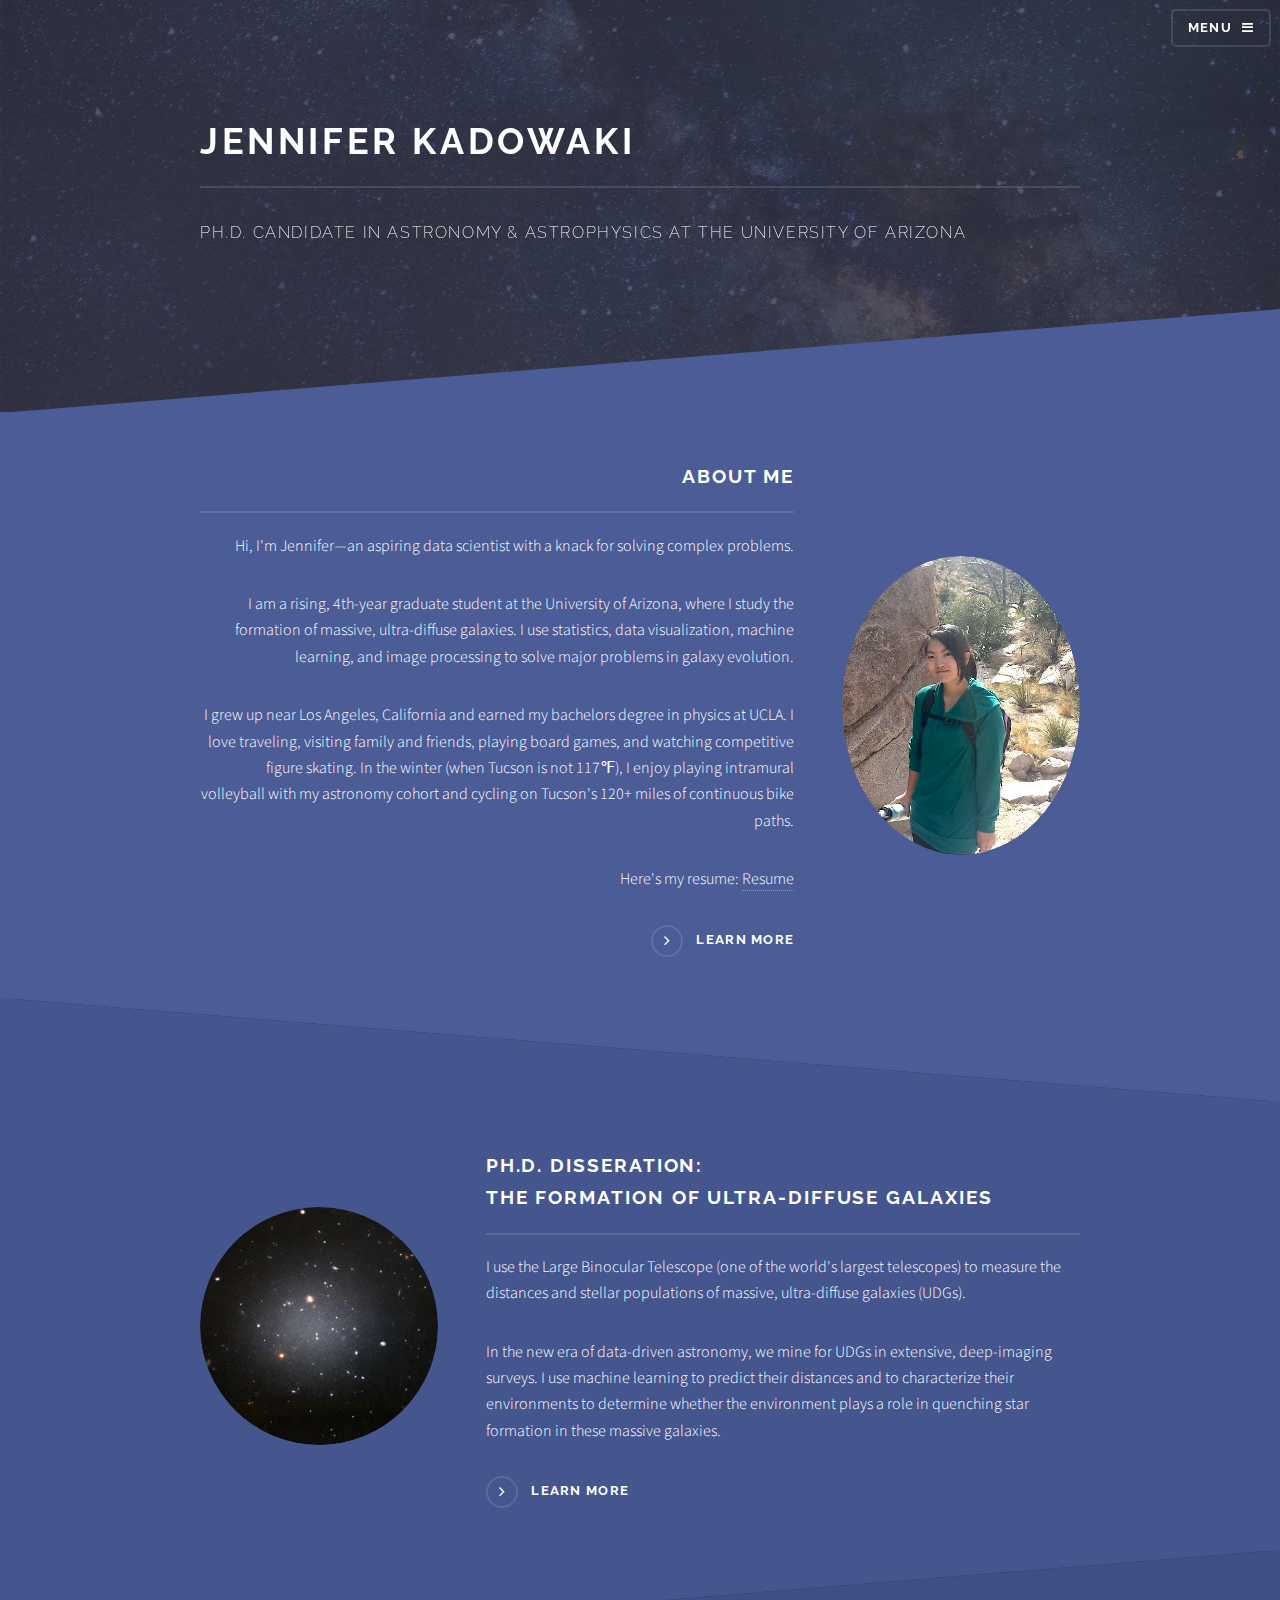
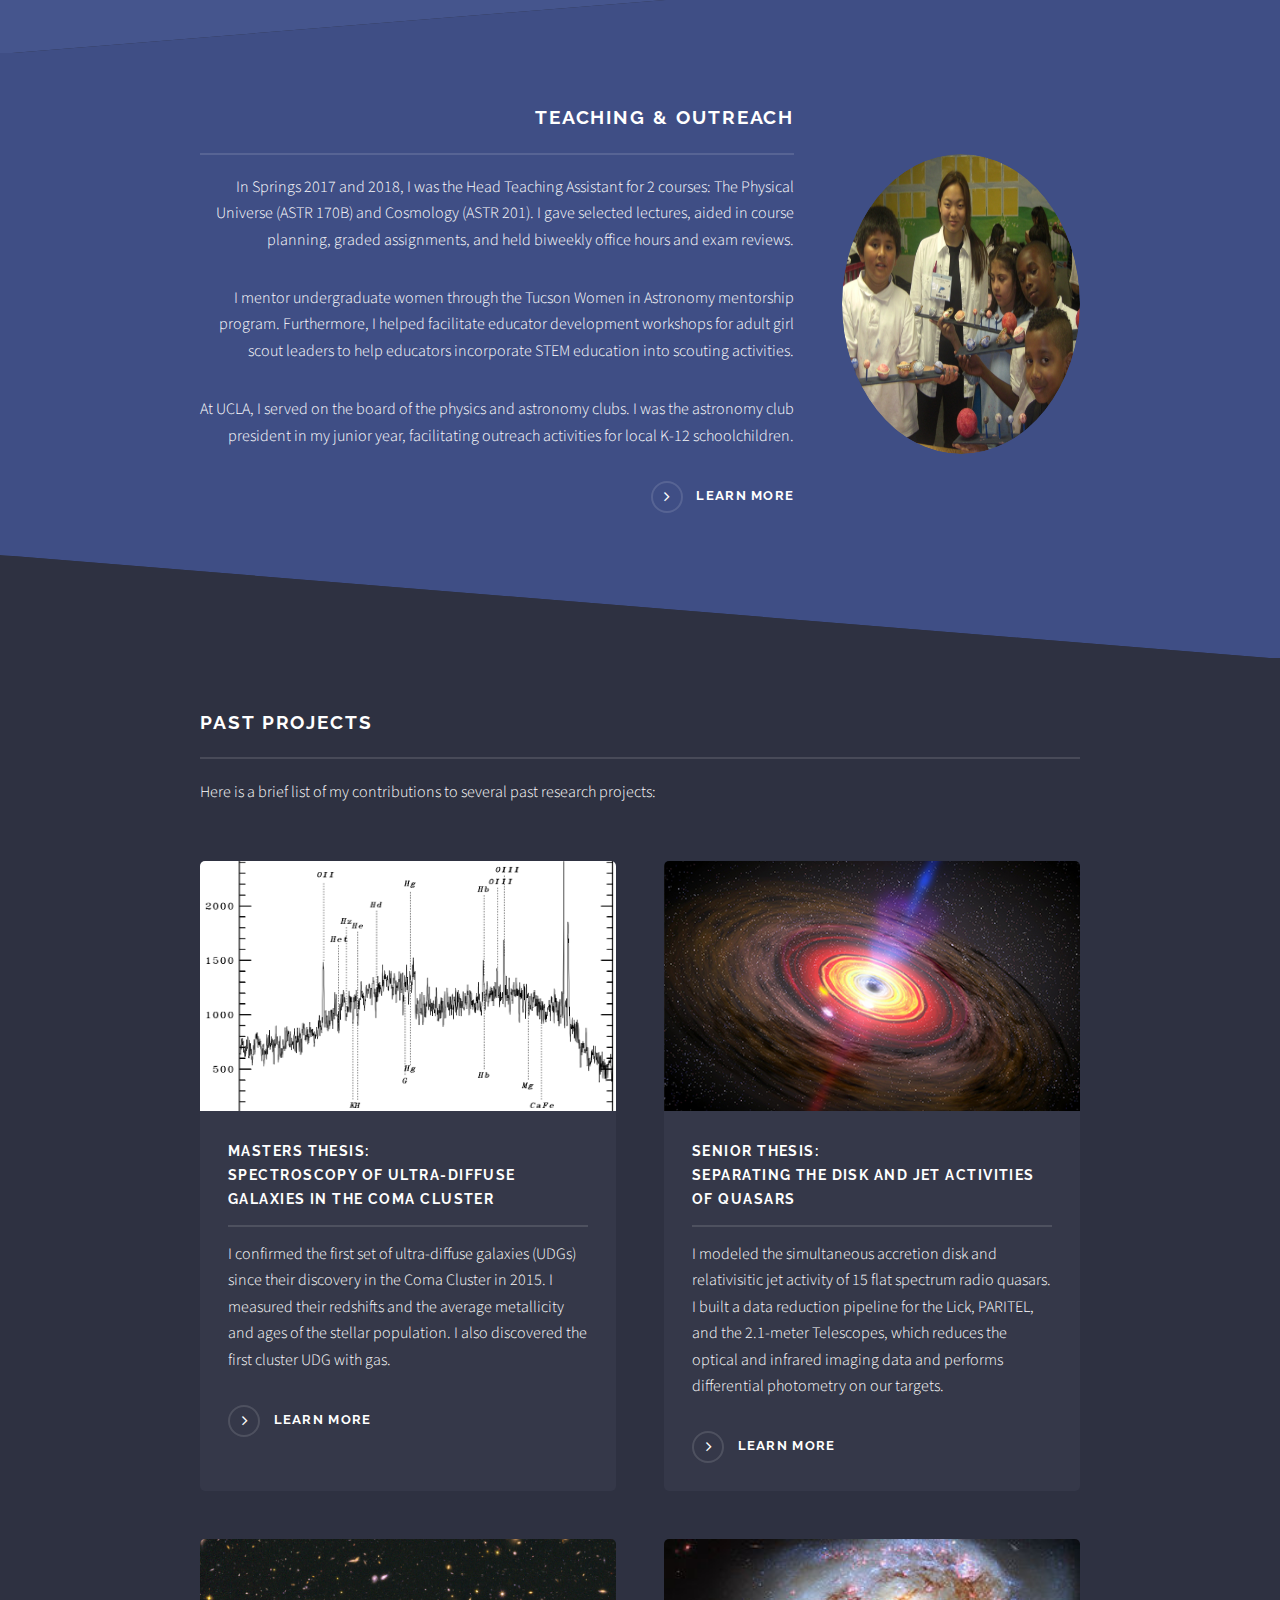
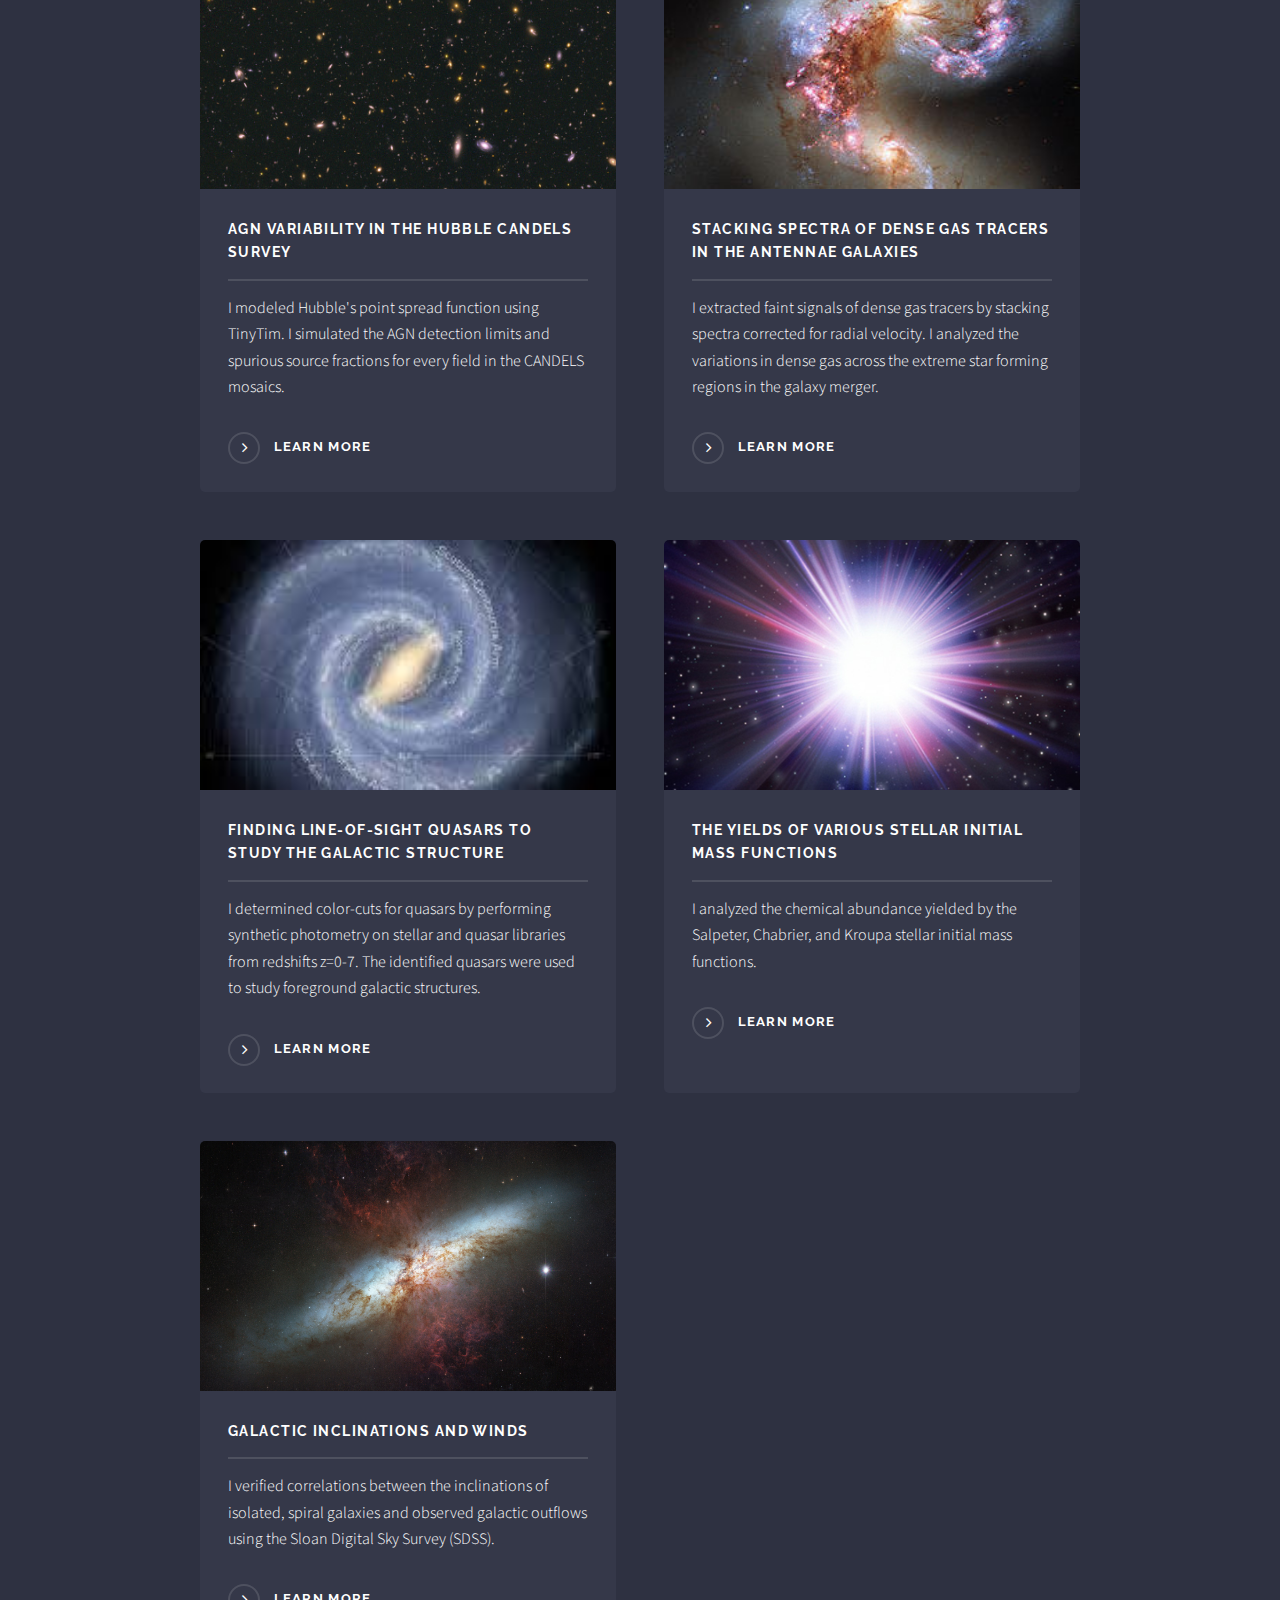
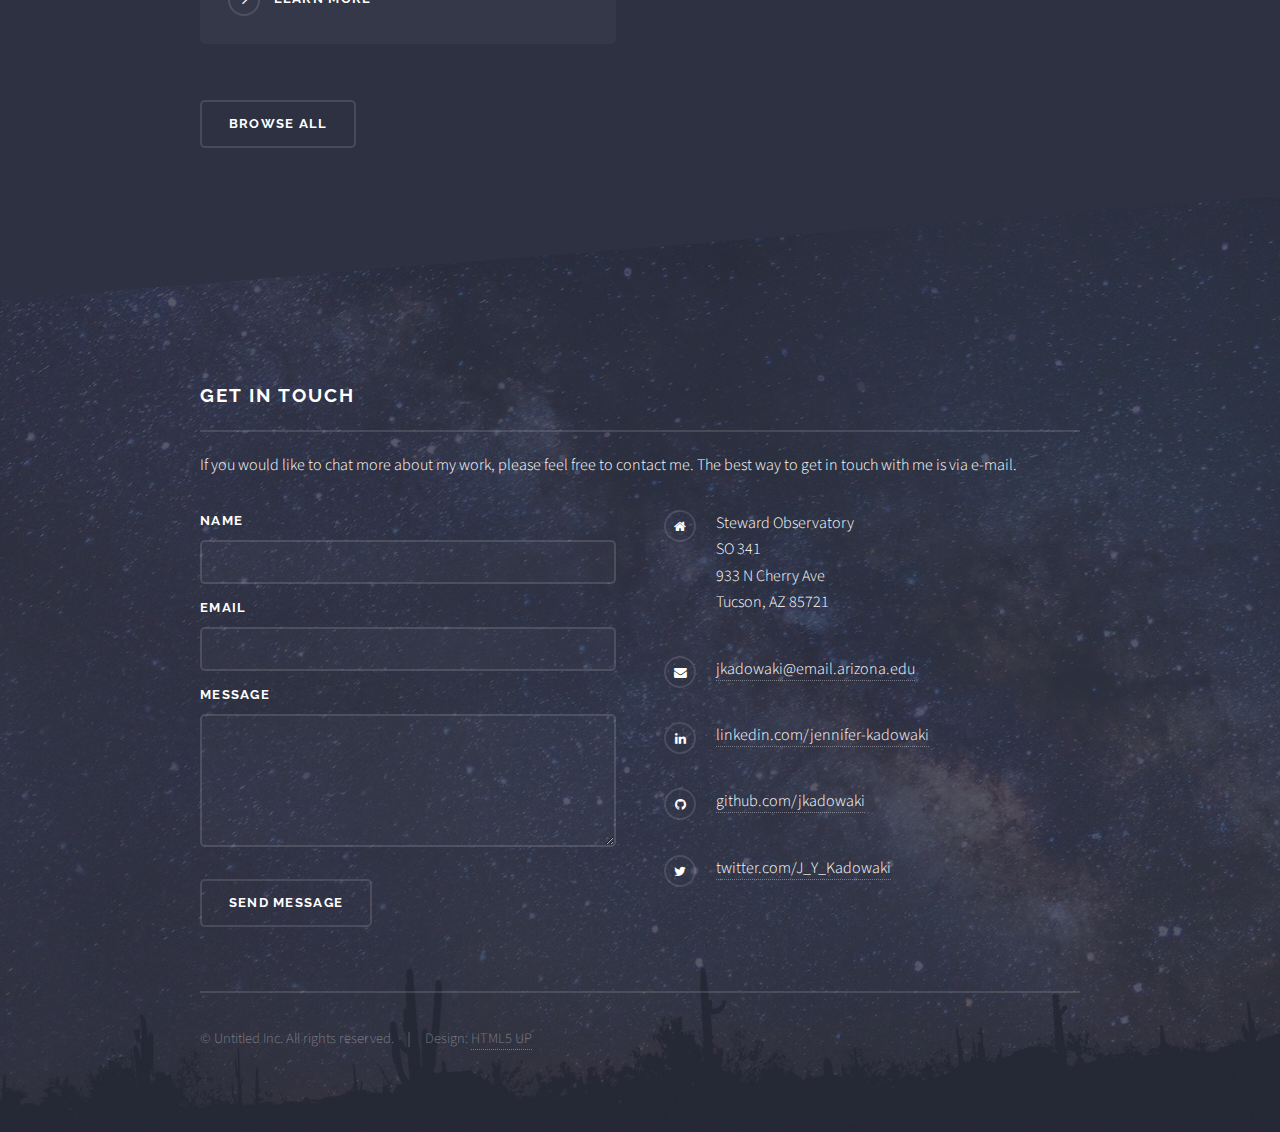
<file: index.html>
<!DOCTYPE HTML>
<!--
	Solid State by HTML5 UP
	html5up.net | @ajlkn
	Free for personal and commercial use under the CCA 3.0 license (html5up.net/license)
-->
<html>
	<head>
		<title>Solid State by HTML5 UP</title>
		<meta charset="utf-8" />
		<meta name="viewport" content="width=device-width, initial-scale=1" />
		<!--[if lte IE 8]><script src="assets/js/ie/html5shiv.js"></script><![endif]-->
		<link rel="stylesheet" href="assets/css/main.css" />
		<!--[if lte IE 9]><link rel="stylesheet" href="assets/css/ie9.css" /><![endif]-->
		<!--[if lte IE 8]><link rel="stylesheet" href="assets/css/ie8.css" /><![endif]-->
	</head>
	<body>

		<!-- Page Wrapper -->
			<div id="page-wrapper">

				<!-- Header -->
					<header id="header" class="alt">
						<h1><a href="index.html">Jennifer Y. Kadowaki</a></h1>
						<nav>
							<a href="#menu">Menu</a>
						</nav>
					</header>

				<!-- Menu -->
					<nav id="menu">
						<div class="inner">
							<h2>Menu</h2>
							<ul class="links">
								<li><a href="index.html">Home</a></li>
								<li><a href="generic.html">About Me</a></li>
								<li><a href="elements.html">Elements</a></li>
							</ul>
							<a href="#" class="close">Close</a>
						</div>
					</nav>

				<!-- Banner -->
					<section id="banner">
						<div class="inner">
                            <!-- <a href="#" class="image"><img src="images/pic01.jpg" alt="" /></a>
                            <div class="logo"><span class="icon fa-diamond"></span></div> -->
							<h2>Jennifer Kadowaki</h2>
							<p>Ph.D. Candidate in Astronomy &amp; Astrophysics at the University of Arizona</a></p>
						</div>
					</section>


				<!-- Wrapper -->
					<section id="wrapper">

						<!-- One -->
							<section id="one" class="wrapper spotlight style1">
								<div class="inner">
									<a href="#" class="image"><img src="images/profile.jpg" alt="" /></a>
									<div class="content">
										<h2 class="major">About Me</h2>
                                        <p>Hi, I'm Jennifer&#8212;an aspiring data scientist with a knack for solving complex problems.</p>
                                        
                                           <p>I am a rising, 4th-year graduate student at the University of Arizona, where  I study the formation of massive, ultra-diffuse galaxies. I use statistics, data visualization, machine learning, and image processing to solve major problems in galaxy evolution.</p>
                                           
                                           <p>I grew up near Los Angeles, California and earned my bachelors degree in physics at UCLA. I love traveling, visiting family and friends, playing board games, and watching competitive figure skating. In the winter (when Tucson is not 117&#8457;), I enjoy playing intramural volleyball with my astronomy cohort and cycling on Tucson's 120+ miles of continuous bike paths. </p>
                                           
                                           <p>Here's my resume: <a href="JYK_resume__20200927.pdf">Resume</a></p>
										<a href="#" class="special">Learn more</a>
									</div>
								</div>
							</section>

						<!-- Two -->
							<section id="two" class="wrapper alt spotlight style2">
								<div class="inner">
									<a href="#" class="image"><img src="images/udg.jpg" alt="" /></a>
									<div class="content">
                                        <h2 class="major">Ph.D. Disseration:</br>The Formation of Ultra-diffuse Galaxies</h2>
										<p>I use the Large Binocular Telescope (one of the world's largest telescopes) to measure the distances and stellar populations of massive, ultra-diffuse galaxies (UDGs).</p>
                                        
                                        <p>In the new era of data-driven astronomy, we mine for UDGs in extensive, deep-imaging surveys. I use machine learning to predict their distances and to characterize their environments to determine whether the environment plays a role in quenching star formation in these massive galaxies.</p>
										<a href="#" class="special">Learn more</a>
									</div>
								</div>
							</section>

						<!-- Three -->
							<section id="three" class="wrapper spotlight style3">
								<div class="inner">
									<a href="#" class="image"><img src="images/outreach.png" height=300 alt="" /></a>
									<div class="content">
										<h2 class="major">Teaching &amp; Outreach</h2>
                                        <p>In Springs 2017 and 2018, I was the Head Teaching Assistant for 2 courses: The Physical Universe (ASTR 170B) and Cosmology (ASTR 201). I gave selected lectures, aided in course planning, graded assignments, and held biweekly office hours and exam reviews.</p>
                        
                                        <p>I mentor undergraduate women through the Tucson Women in Astronomy mentorship program. Furthermore, I helped facilitate educator development workshops for adult girl scout leaders to help educators incorporate STEM education into scouting activities.</p>
                                        
                                        <p>At UCLA, I served on the board of the physics and astronomy clubs. I was the astronomy club president in my junior year, facilitating outreach activities for local K-12 schoolchildren.</p>
										<a href="#" class="special">Learn more</a>
									</div>
								</div>
							</section>

						<!-- Four -->
							<section id="four" class="wrapper alt style1">
								<div class="inner">
									<h2 class="major">Past Projects</h2>
                                    <p>Here is a brief list of my contributions to several past research projects:</p>
									<section class="features">
										<article>
											<a href="#" class="image"><img src="images/PU0914401_spec.png" width="300" height="250" alt="" /></a>
                                            <h3 class="major">Masters Thesis:</br>Spectroscopy of Ultra-diffuse Galaxies in the Coma Cluster</h3>
											<p>I confirmed the first set of ultra-diffuse galaxies (UDGs) since their discovery in the Coma Cluster in 2015. I measured their redshifts and the average metallicity and ages of the stellar population. I also discovered the first cluster UDG with gas.</p>
											<a href="#" class="special">Learn more</a>
										</article>
										<article>
											<a href="#" class="image"><img src="images/quasar.jpg" width="300" height="250" alt="" /></a>
                                            <h3 class="major">Senior Thesis:</br>Separating the Disk and Jet Activities of Quasars</h3>
											<p>I modeled the simultaneous accretion disk and relativisitic jet activity of 15 flat spectrum radio quasars. I built a data reduction pipeline for the Lick, PARITEL, and the 2.1-meter Telescopes, which reduces the optical and infrared imaging data and performs differential photometry on our targets. </p>
											<a href="#" class="special">Learn more</a>
										</article>
										<article>
											<a href="#" class="image"><img src="images/hubble.jpeg" width="300" height="250" alt="" /></a>
											<h3 class="major">AGN Variability in the Hubble CANDELS Survey</h3>
                                            <p>I modeled Hubble's point spread function using TinyTim. I simulated the AGN detection limits and spurious source fractions for every field in the CANDELS mosaics.</p>
											<a href="#" class="special">Learn more</a>
										</article>
										<article>
											<a href="#" class="image"><img src="images/antennae.jpg" width="300" height="250" alt=""/></a>
											<h3 class="major">Stacking Spectra of Dense Gas Tracers in the Antennae Galaxies</h3>
                                            <p>I extracted faint signals of dense gas tracers by stacking spectra corrected for radial velocity. I analyzed the variations in dense gas across the extreme star forming regions in the galaxy merger.</p>
											<a href="#" class="special">Learn more</a>
										</article>
                                        <article>
                                            <a href="#" class="image"><img src="images/milkyway.jpeg" width="300" height="250" alt="" /></a>
                                            <h3 class="major">Finding Line-of-Sight Quasars to Study the Galactic Structure</h3>
                                            <p>I determined color-cuts for quasars by performing synthetic photometry on stellar and quasar libraries from redshifts z=0-7. The identified quasars were used to study foreground galactic structures.</p>
                                            <a href="#" class="special">Learn more</a>
                                        </article>
                                        <article>
                                            <a href="#" class="image"><img src="images/supernova.jpg" width="300" height="250" alt="" /></a>
                                            <h3 class="major">The Yields of Various Stellar Initial Mass Functions</h3>
                                            <p>I analyzed the chemical abundance yielded by the Salpeter, Chabrier, and Kroupa stellar initial mass functions.</p>
                                            <a href="#" class="special">Learn more</a>
                                        </article>
                                        <article>
                                            <a href="#" class="image"><img src="images/m82.jpg" width="300" height="250" alt="" /></a>
                                            <h3 class="major">Galactic Inclinations and Winds</h3>
                                            <p>I verified correlations between the inclinations of isolated, spiral galaxies and observed galactic outflows using the Sloan Digital Sky Survey (SDSS).</p>
                                            <a href="#" class="special">Learn more</a>
                                        </article>
									</section>
									<ul class="actions">
										<li><a href="#" class="button">Browse All</a></li>
									</ul>
								</div>
							</section>

					</section>

				<!-- Footer -->
					<section id="footer">
						<div class="inner">
							<h2 class="major">Get in touch</h2>
							<p>If you would like to chat more about my work, please feel free to contact me. The best way to get in touch with me is via e-mail.</p>
							<form method="post" action="#">
								<div class="field">
									<label for="name">Name</label>
									<input type="text" name="name" id="name" />
								</div>
								<div class="field">
									<label for="email">Email</label>
									<input type="email" name="email" id="email" />
								</div>
								<div class="field">
									<label for="message">Message</label>
									<textarea name="message" id="message" rows="4"></textarea>
								</div>
								<ul class="actions">
									<li><input type="submit" value="Send Message" /></li>
								</ul>
							</form>
							<ul class="contact">
								<li class="fa-home">
									Steward Observatory<br />
                                    SO 341<br />
									933 N Cherry Ave<br />
									Tucson, AZ 85721
								</li>
                                <li class="fa-envelope"><a href="#">jkadowaki@email.arizona.edu</a></li>
								<li class="fa-linkedin"><a href="#">linkedin.com/jennifer-kadowaki</a></li>
                                <li class="fa-github"><a href="#">github.com/jkadowaki</a></li>
                                <li class="fa-twitter"><a href="#">twitter.com/J_Y_Kadowaki</a></li>
							</ul>
							<ul class="copyright">
								<li>&copy; Untitled Inc. All rights reserved.</li><li>Design: <a href="http://html5up.net">HTML5 UP</a></li>
							</ul>
						</div>
					</section>

			</div>

		<!-- Scripts -->
			<script src="assets/js/skel.min.js"></script>
			<script src="assets/js/jquery.min.js"></script>
			<script src="assets/js/jquery.scrollex.min.js"></script>
			<script src="assets/js/util.js"></script>
			<!--[if lte IE 8]><script src="assets/js/ie/respond.min.js"></script><![endif]-->
			<script src="assets/js/main.js"></script>

	</body>
</html>
</file>
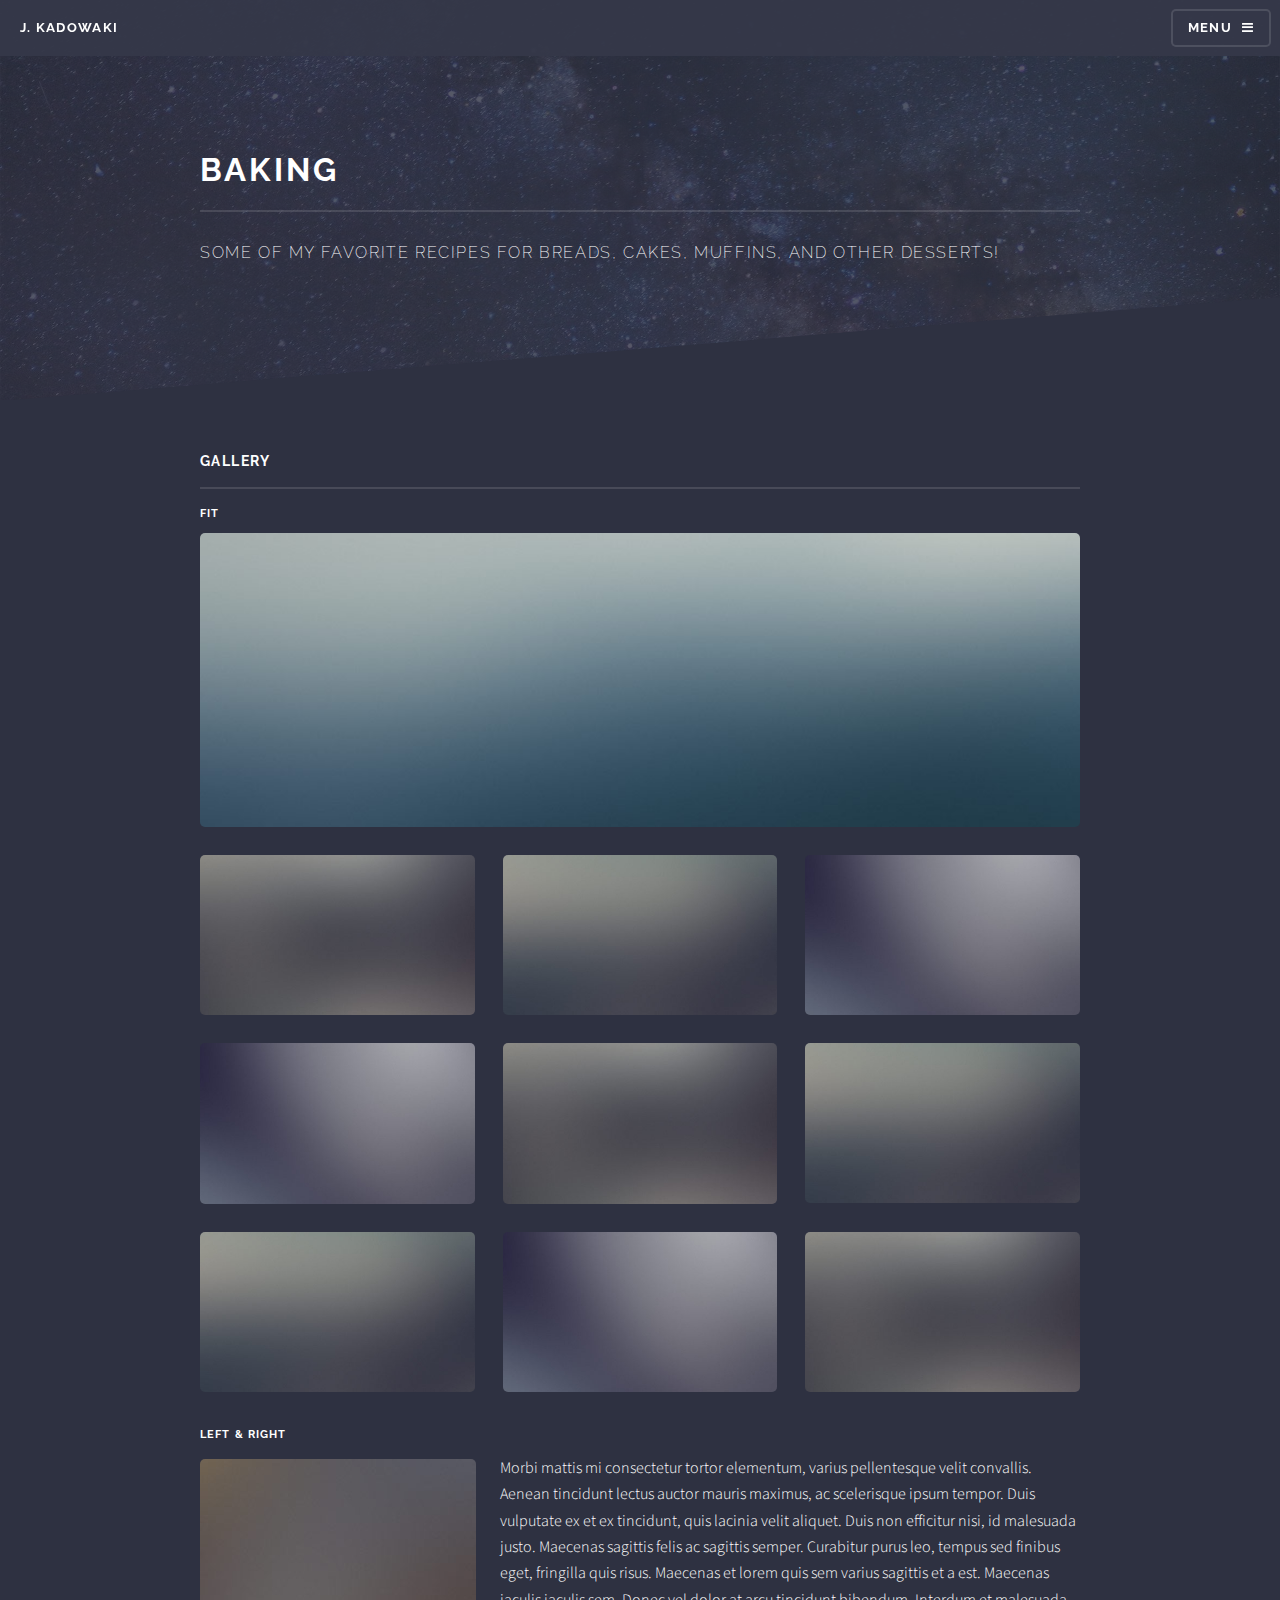
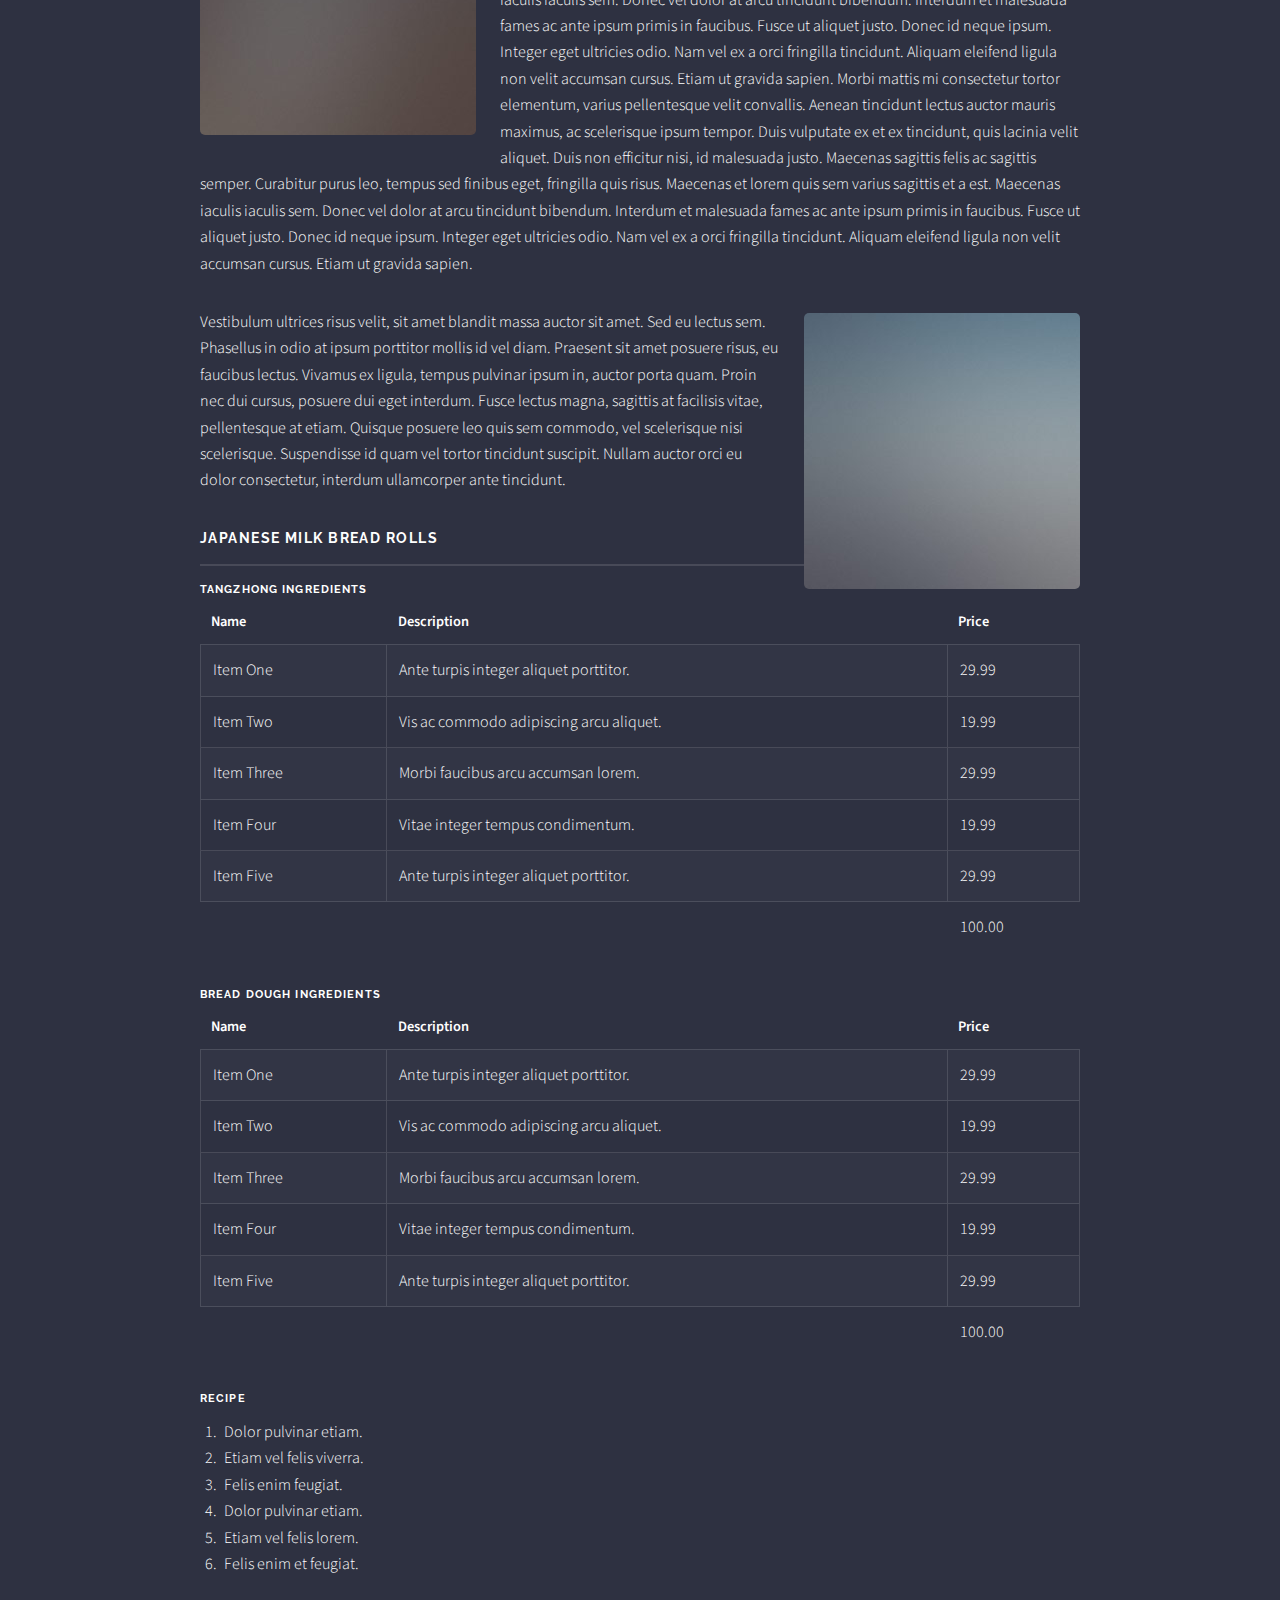
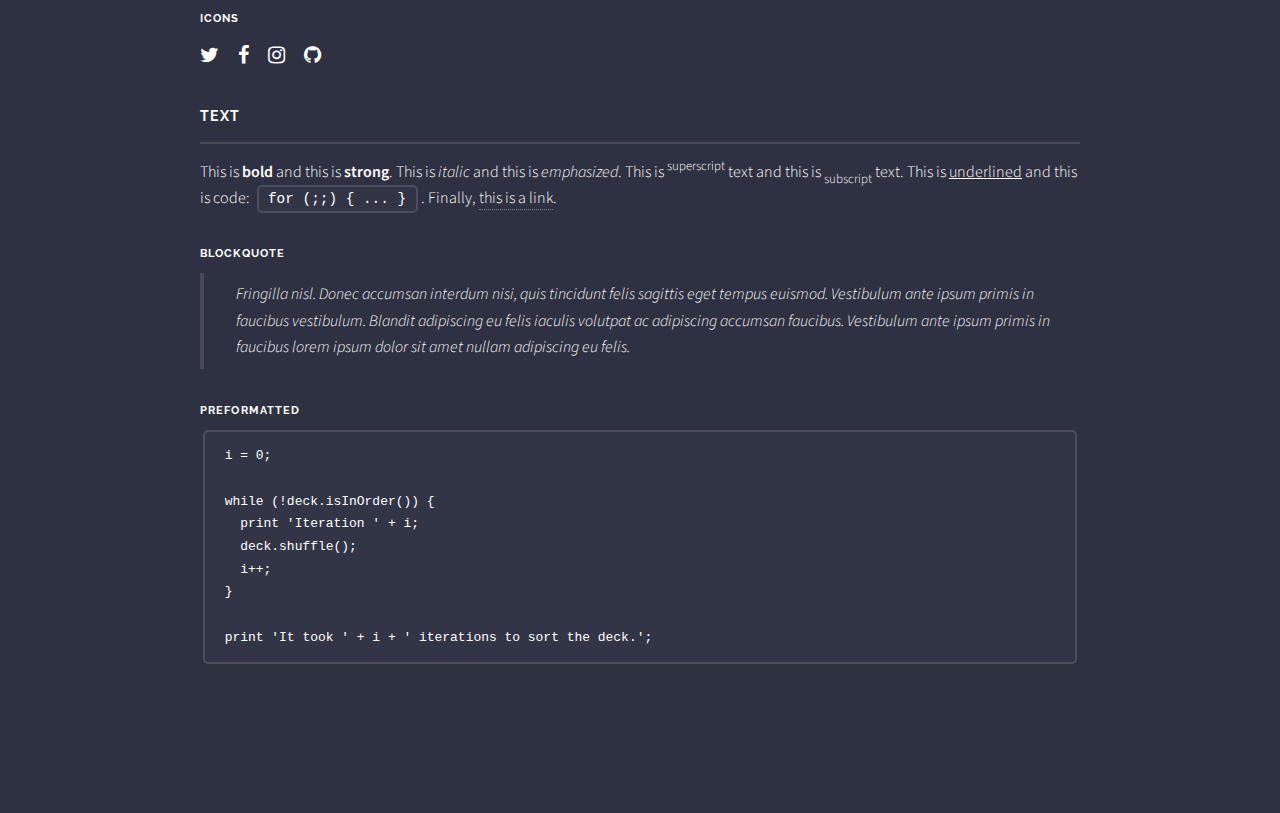
<file: baking.html>
<!DOCTYPE HTML>
<!--
	Solid State by HTML5 UP
	html5up.net | @ajlkn
	Free for personal and commercial use under the CCA 3.0 license (html5up.net/license)
-->
<html>
	<head>
        <title>J. Kadowaki - Baking</title>
		<meta charset="utf-8" />
		<meta name="viewport" content="width=device-width, initial-scale=1" />
		<!--[if lte IE 8]><script src="assets/js/ie/html5shiv.js"></script><![endif]-->
		<link rel="stylesheet" href="assets/css/main.css" />
		<!--[if lte IE 9]><link rel="stylesheet" href="assets/css/ie9.css" /><![endif]-->
		<!--[if lte IE 8]><link rel="stylesheet" href="assets/css/ie8.css" /><![endif]-->
	</head>
	<body>

		<!-- Page Wrapper -->
			<div id="page-wrapper">

				<!-- Header -->
					<header id="header">
                        <h1><a href="index.html">J. Kadowaki</a></h1>
						<nav>
							<a href="#menu">Menu</a>
						</nav>
					</header>

				<!-- Menu -->
					<nav id="menu">
						<div class="inner">
							<h2>Menu</h2>
							<ul class="links">
								<li><a href="index.html">Home</a></li>
								<li><a href="generic.html">Generic</a></li>
								<li><a href="elements.html">Elements</a></li>
								<li><a href="#">Log In</a></li>
								<li><a href="#">Sign Up</a></li>
							</ul>
							<a href="#" class="close">Close</a>
						</div>
					</nav>

				<!-- Wrapper -->
					<section id="wrapper">
						<header>
							<div class="inner">
								<h2>Baking</h2>
								<p>Some of my favorite recipes for breads, cakes, muffins, and other desserts!</p>
							</div>
						</header>

						<!-- Content -->
							<div class="wrapper">
								<div class="inner">

                                    <section>
                                        <h3 class="major">Gallery</h3>
                                        <h4>Fit</h4>
                                        <div class="box alt">
                                            <div class="row uniform">
                                                <div class="12u$"><span class="image fit"><img src="images/pic08.jpg" alt="" /></span></div>
                                                <div class="4u"><span class="image fit"><img src="images/pic05.jpg" alt="" /></span></div>
                                                <div class="4u"><span class="image fit"><img src="images/pic06.jpg" alt="" /></span></div>
                                                <div class="4u$"><span class="image fit"><img src="images/pic07.jpg" alt="" /></span></div>
                                                <div class="4u"><span class="image fit"><img src="images/pic07.jpg" alt="" /></span></div>
                                                <div class="4u"><span class="image fit"><img src="images/pic05.jpg" alt="" /></span></div>
                                                <div class="4u$"><span class="image fit"><img src="images/pic06.jpg" alt="" /></span></div>
                                                <div class="4u"><span class="image fit"><img src="images/pic06.jpg" alt="" /></span></div>
                                                <div class="4u"><span class="image fit"><img src="images/pic07.jpg" alt="" /></span></div>
                                                <div class="4u$"><span class="image fit"><img src="images/pic05.jpg" alt="" /></span></div>
                                            </div>
                                        </div>
                                        <h4>Left &amp; Right</h4>
                                        <p><span class="image left"><img src="images/pic01.jpg" alt="" /></span>Morbi mattis mi consectetur tortor elementum, varius pellentesque velit convallis. Aenean tincidunt lectus auctor mauris maximus, ac scelerisque ipsum tempor. Duis vulputate ex et ex tincidunt, quis lacinia velit aliquet. Duis non efficitur nisi, id malesuada justo. Maecenas sagittis felis ac sagittis semper. Curabitur purus leo, tempus sed finibus eget, fringilla quis risus. Maecenas et lorem quis sem varius sagittis et a est. Maecenas iaculis iaculis sem. Donec vel dolor at arcu tincidunt bibendum. Interdum et malesuada fames ac ante ipsum primis in faucibus. Fusce ut aliquet justo. Donec id neque ipsum. Integer eget ultricies odio. Nam vel ex a orci fringilla tincidunt. Aliquam eleifend ligula non velit accumsan cursus. Etiam ut gravida sapien. Morbi mattis mi consectetur tortor elementum, varius pellentesque velit convallis. Aenean tincidunt lectus auctor mauris maximus, ac scelerisque ipsum tempor. Duis vulputate ex et ex tincidunt, quis lacinia velit aliquet. Duis non efficitur nisi, id malesuada justo. Maecenas sagittis felis ac sagittis semper. Curabitur purus leo, tempus sed finibus eget, fringilla quis risus. Maecenas et lorem quis sem varius sagittis et a est. Maecenas iaculis iaculis sem. Donec vel dolor at arcu tincidunt bibendum. Interdum et malesuada fames ac ante ipsum primis in faucibus. Fusce ut aliquet justo. Donec id neque ipsum. Integer eget ultricies odio. Nam vel ex a orci fringilla tincidunt. Aliquam eleifend ligula non velit accumsan cursus. Etiam ut gravida sapien.</p>
                                        <p><span class="image right"><img src="images/pic02.jpg" alt="" /></span>Vestibulum ultrices risus velit, sit amet blandit massa auctor sit amet. Sed eu lectus sem. Phasellus in odio at ipsum porttitor mollis id vel diam. Praesent sit amet posuere risus, eu faucibus lectus. Vivamus ex ligula, tempus pulvinar ipsum in, auctor porta quam. Proin nec dui cursus, posuere dui eget interdum. Fusce lectus magna, sagittis at facilisis vitae, pellentesque at etiam. Quisque posuere leo quis sem commodo, vel scelerisque nisi scelerisque. Suspendisse id quam vel tortor tincidunt suscipit. Nullam auctor orci eu dolor consectetur, interdum ullamcorper ante tincidunt.</p>
                                    </section>



                                    
                                    
                                    <section>
                                        <h3 class="major">Japanese Milk Bread Rolls</h3>
                                        <h4>Tangzhong Ingredients</h4>
                                        <div class="table-wrapper">
                                            <table class="alt">
                                                <thead>
                                                    <tr>
                                                        <th>Name</th>
                                                        <th>Description</th>
                                                        <th>Price</th>
                                                    </tr>
                                                </thead>
                                                <tbody>
                                                    <tr>
                                                        <td>Item One</td>
                                                        <td>Ante turpis integer aliquet porttitor.</td>
                                                        <td>29.99</td>
                                                    </tr>
                                                    <tr>
                                                        <td>Item Two</td>
                                                        <td>Vis ac commodo adipiscing arcu aliquet.</td>
                                                        <td>19.99</td>
                                                    </tr>
                                                    <tr>
                                                        <td>Item Three</td>
                                                        <td> Morbi faucibus arcu accumsan lorem.</td>
                                                        <td>29.99</td>
                                                    </tr>
                                                    <tr>
                                                        <td>Item Four</td>
                                                        <td>Vitae integer tempus condimentum.</td>
                                                        <td>19.99</td>
                                                    </tr>
                                                    <tr>
                                                        <td>Item Five</td>
                                                        <td>Ante turpis integer aliquet porttitor.</td>
                                                        <td>29.99</td>
                                                    </tr>
                                                </tbody>
                                                <tfoot>
                                                    <tr>
                                                        <td colspan="2"></td>
                                                        <td>100.00</td>
                                                    </tr>
                                                </tfoot>
                                            </table>
                                        </div>

                                        <h4>Bread Dough Ingredients</h4>
                                        <div class="table-wrapper">
                                            <table class="alt">
                                                <thead>
                                                    <tr>
                                                        <th>Name</th>
                                                        <th>Description</th>
                                                        <th>Price</th>
                                                    </tr>
                                                </thead>
                                                <tbody>
                                                    <tr>
                                                        <td>Item One</td>
                                                        <td>Ante turpis integer aliquet porttitor.</td>
                                                        <td>29.99</td>
                                                    </tr>
                                                    <tr>
                                                        <td>Item Two</td>
                                                        <td>Vis ac commodo adipiscing arcu aliquet.</td>
                                                        <td>19.99</td>
                                                    </tr>
                                                    <tr>
                                                        <td>Item Three</td>
                                                        <td> Morbi faucibus arcu accumsan lorem.</td>
                                                        <td>29.99</td>
                                                    </tr>
                                                    <tr>
                                                        <td>Item Four</td>
                                                        <td>Vitae integer tempus condimentum.</td>
                                                        <td>19.99</td>
                                                    </tr>
                                                    <tr>
                                                        <td>Item Five</td>
                                                        <td>Ante turpis integer aliquet porttitor.</td>
                                                        <td>29.99</td>
                                                    </tr>
                                                </tbody>
                                                <tfoot>
                                                    <tr>
                                                        <td colspan="2"></td>
                                                        <td>100.00</td>
                                                    </tr>
                                                </tfoot>
                                            </table>
                                        </div>
                                    </section>

                                    <div class="6u$ 12u$(medium)">
                                        <h4>Recipe</h4>
                                        <ol>
                                            <li>Dolor pulvinar etiam.</li>
                                            <li>Etiam vel felis viverra.</li>
                                            <li>Felis enim feugiat.</li>
                                            <li>Dolor pulvinar etiam.</li>
                                            <li>Etiam vel felis lorem.</li>
                                            <li>Felis enim et feugiat.</li>
                                        </ol>
                                        <h4>Icons</h4>
                                        <ul class="icons">
                                            <li><a href="#" class="icon fa-twitter"><span class="label">Twitter</span></a></li>
                                            <li><a href="#" class="icon fa-facebook"><span class="label">Facebook</span></a></li>
                                            <li><a href="#" class="icon fa-instagram"><span class="label">Instagram</span></a></li>
                                            <li><a href="#" class="icon fa-github"><span class="label">Github</span></a></li>
                                        </ul>
                                    </div>
                                    
                                    
                                    
                                    
                                    
									<section>
										<h3 class="major">Text</h3>
										<p>This is <b>bold</b> and this is <strong>strong</strong>. This is <i>italic</i> and this is <em>emphasized</em>.
										This is <sup>superscript</sup> text and this is <sub>subscript</sub> text.
										This is <u>underlined</u> and this is code: <code>for (;;) { ... }</code>. Finally, <a href="#">this is a link</a>.</p>
										<h4>Blockquote</h4>
										<blockquote>Fringilla nisl. Donec accumsan interdum nisi, quis tincidunt felis sagittis eget tempus euismod. Vestibulum ante ipsum primis in faucibus vestibulum. Blandit adipiscing eu felis iaculis volutpat ac adipiscing accumsan faucibus. Vestibulum ante ipsum primis in faucibus lorem ipsum dolor sit amet nullam adipiscing eu felis.</blockquote>
										<h4>Preformatted</h4>
										<pre><code>i = 0;

while (!deck.isInOrder()) {
  print 'Iteration ' + i;
  deck.shuffle();
  i++;
}

print 'It took ' + i + ' iterations to sort the deck.';</code></pre>
									</section>


			</div>

		<!-- Scripts -->
			<script src="assets/js/skel.min.js"></script>
			<script src="assets/js/jquery.min.js"></script>
			<script src="assets/js/jquery.scrollex.min.js"></script>
			<script src="assets/js/util.js"></script>
			<!--[if lte IE 8]><script src="assets/js/ie/respond.min.js"></script><![endif]-->
			<script src="assets/js/main.js"></script>

	</body>
</html>
</file>
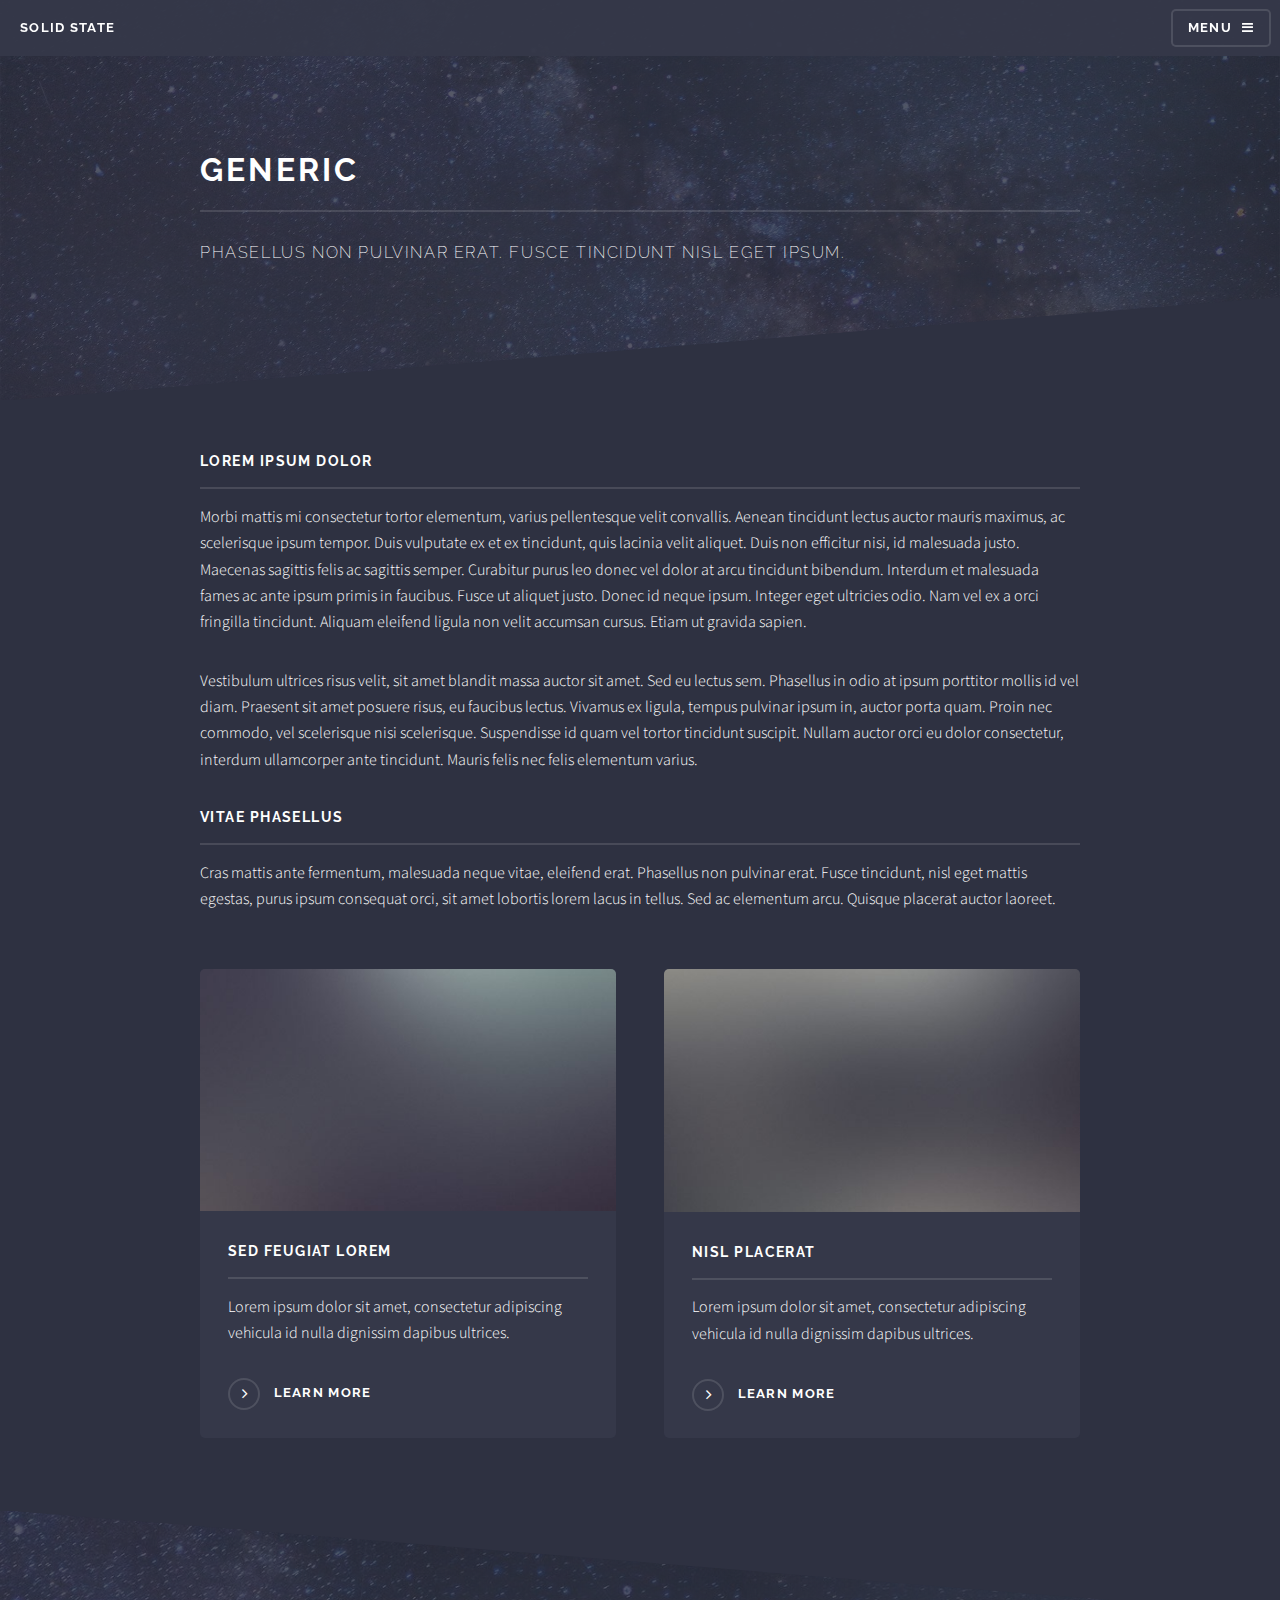
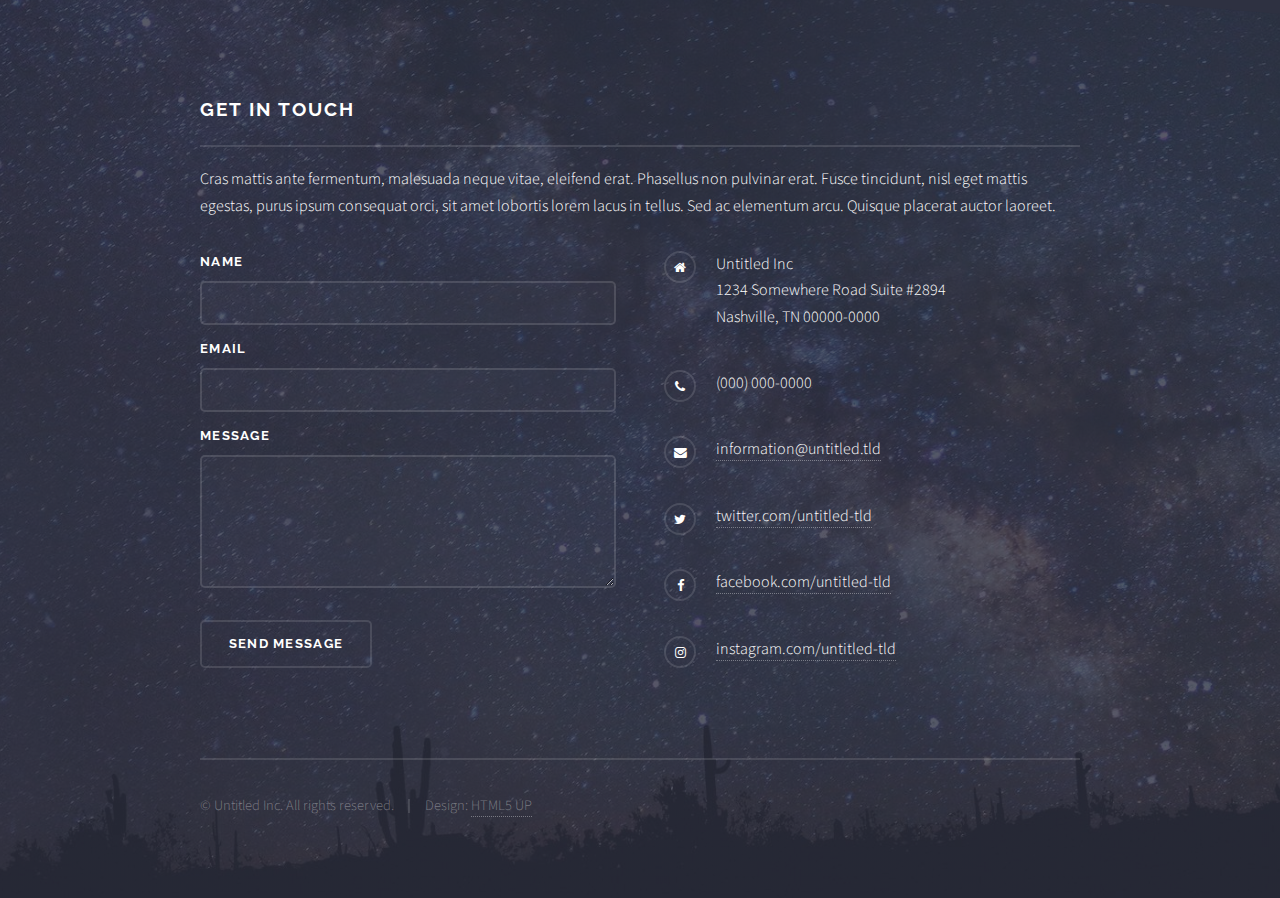
<file: cats.html>
<!DOCTYPE HTML>
<!--
	Solid State by HTML5 UP
	html5up.net | @ajlkn
	Free for personal and commercial use under the CCA 3.0 license (html5up.net/license)
-->
<html>
	<head>
		<title>Generic - Solid State by HTML5 UP</title>
		<meta charset="utf-8" />
		<meta name="viewport" content="width=device-width, initial-scale=1" />
		<!--[if lte IE 8]><script src="assets/js/ie/html5shiv.js"></script><![endif]-->
		<link rel="stylesheet" href="assets/css/main.css" />
		<!--[if lte IE 9]><link rel="stylesheet" href="assets/css/ie9.css" /><![endif]-->
		<!--[if lte IE 8]><link rel="stylesheet" href="assets/css/ie8.css" /><![endif]-->
	</head>
	<body>

		<!-- Page Wrapper -->
			<div id="page-wrapper">

				<!-- Header -->
					<header id="header">
						<h1><a href="index.html">Solid State</a></h1>
						<nav>
							<a href="#menu">Menu</a>
						</nav>
					</header>

				<!-- Menu -->
					<nav id="menu">
						<div class="inner">
							<h2>Menu</h2>
							<ul class="links">
								<li><a href="index.html">Home</a></li>
								<li><a href="generic.html">Generic</a></li>
								<li><a href="elements.html">Elements</a></li>
								<li><a href="#">Log In</a></li>
								<li><a href="#">Sign Up</a></li>
							</ul>
							<a href="#" class="close">Close</a>
						</div>
					</nav>

				<!-- Wrapper -->
					<section id="wrapper">
						<header>
							<div class="inner">
								<h2>Generic</h2>
								<p>Phasellus non pulvinar erat. Fusce tincidunt nisl eget ipsum.</p>
							</div>
						</header>

						<!-- Content -->
							<div class="wrapper">
								<div class="inner">

									<h3 class="major">Lorem ipsum dolor</h3>
									<p>Morbi mattis mi consectetur tortor elementum, varius pellentesque velit convallis. Aenean tincidunt lectus auctor mauris maximus, ac scelerisque ipsum tempor. Duis vulputate ex et ex tincidunt, quis lacinia velit aliquet. Duis non efficitur nisi, id malesuada justo. Maecenas sagittis felis ac sagittis semper. Curabitur purus leo donec vel dolor at arcu tincidunt bibendum. Interdum et malesuada fames ac ante ipsum primis in faucibus. Fusce ut aliquet justo. Donec id neque ipsum. Integer eget ultricies odio. Nam vel ex a orci fringilla tincidunt. Aliquam eleifend ligula non velit accumsan cursus. Etiam ut gravida sapien.</p>

									<p>Vestibulum ultrices risus velit, sit amet blandit massa auctor sit amet. Sed eu lectus sem. Phasellus in odio at ipsum porttitor mollis id vel diam. Praesent sit amet posuere risus, eu faucibus lectus. Vivamus ex ligula, tempus pulvinar ipsum in, auctor porta quam. Proin nec commodo, vel scelerisque nisi scelerisque. Suspendisse id quam vel tortor tincidunt suscipit. Nullam auctor orci eu dolor consectetur, interdum ullamcorper ante tincidunt. Mauris felis nec felis elementum varius.</p>

									<h3 class="major">Vitae phasellus</h3>
									<p>Cras mattis ante fermentum, malesuada neque vitae, eleifend erat. Phasellus non pulvinar erat. Fusce tincidunt, nisl eget mattis egestas, purus ipsum consequat orci, sit amet lobortis lorem lacus in tellus. Sed ac elementum arcu. Quisque placerat auctor laoreet.</p>

									<section class="features">
										<article>
											<a href="#" class="image"><img src="images/pic04.jpg" alt="" /></a>
											<h3 class="major">Sed feugiat lorem</h3>
											<p>Lorem ipsum dolor sit amet, consectetur adipiscing vehicula id nulla dignissim dapibus ultrices.</p>
											<a href="#" class="special">Learn more</a>
										</article>
										<article>
											<a href="#" class="image"><img src="images/pic05.jpg" alt="" /></a>
											<h3 class="major">Nisl placerat</h3>
											<p>Lorem ipsum dolor sit amet, consectetur adipiscing vehicula id nulla dignissim dapibus ultrices.</p>
											<a href="#" class="special">Learn more</a>
										</article>
									</section>

								</div>
							</div>

					</section>

				<!-- Footer -->
					<section id="footer">
						<div class="inner">
							<h2 class="major">Get in touch</h2>
							<p>Cras mattis ante fermentum, malesuada neque vitae, eleifend erat. Phasellus non pulvinar erat. Fusce tincidunt, nisl eget mattis egestas, purus ipsum consequat orci, sit amet lobortis lorem lacus in tellus. Sed ac elementum arcu. Quisque placerat auctor laoreet.</p>
							<form method="post" action="#">
								<div class="field">
									<label for="name">Name</label>
									<input type="text" name="name" id="name" />
								</div>
								<div class="field">
									<label for="email">Email</label>
									<input type="email" name="email" id="email" />
								</div>
								<div class="field">
									<label for="message">Message</label>
									<textarea name="message" id="message" rows="4"></textarea>
								</div>
								<ul class="actions">
									<li><input type="submit" value="Send Message" /></li>
								</ul>
							</form>
							<ul class="contact">
								<li class="fa-home">
									Untitled Inc<br />
									1234 Somewhere Road Suite #2894<br />
									Nashville, TN 00000-0000
								</li>
								<li class="fa-phone">(000) 000-0000</li>
								<li class="fa-envelope"><a href="#">information@untitled.tld</a></li>
								<li class="fa-twitter"><a href="#">twitter.com/untitled-tld</a></li>
								<li class="fa-facebook"><a href="#">facebook.com/untitled-tld</a></li>
								<li class="fa-instagram"><a href="#">instagram.com/untitled-tld</a></li>
							</ul>
							<ul class="copyright">
								<li>&copy; Untitled Inc. All rights reserved.</li><li>Design: <a href="http://html5up.net">HTML5 UP</a></li>
							</ul>
						</div>
					</section>

			</div>

		<!-- Scripts -->
			<script src="assets/js/skel.min.js"></script>
			<script src="assets/js/jquery.min.js"></script>
			<script src="assets/js/jquery.scrollex.min.js"></script>
			<script src="assets/js/util.js"></script>
			<!--[if lte IE 8]><script src="assets/js/ie/respond.min.js"></script><![endif]-->
			<script src="assets/js/main.js"></script>

	</body>
</html>
</file>
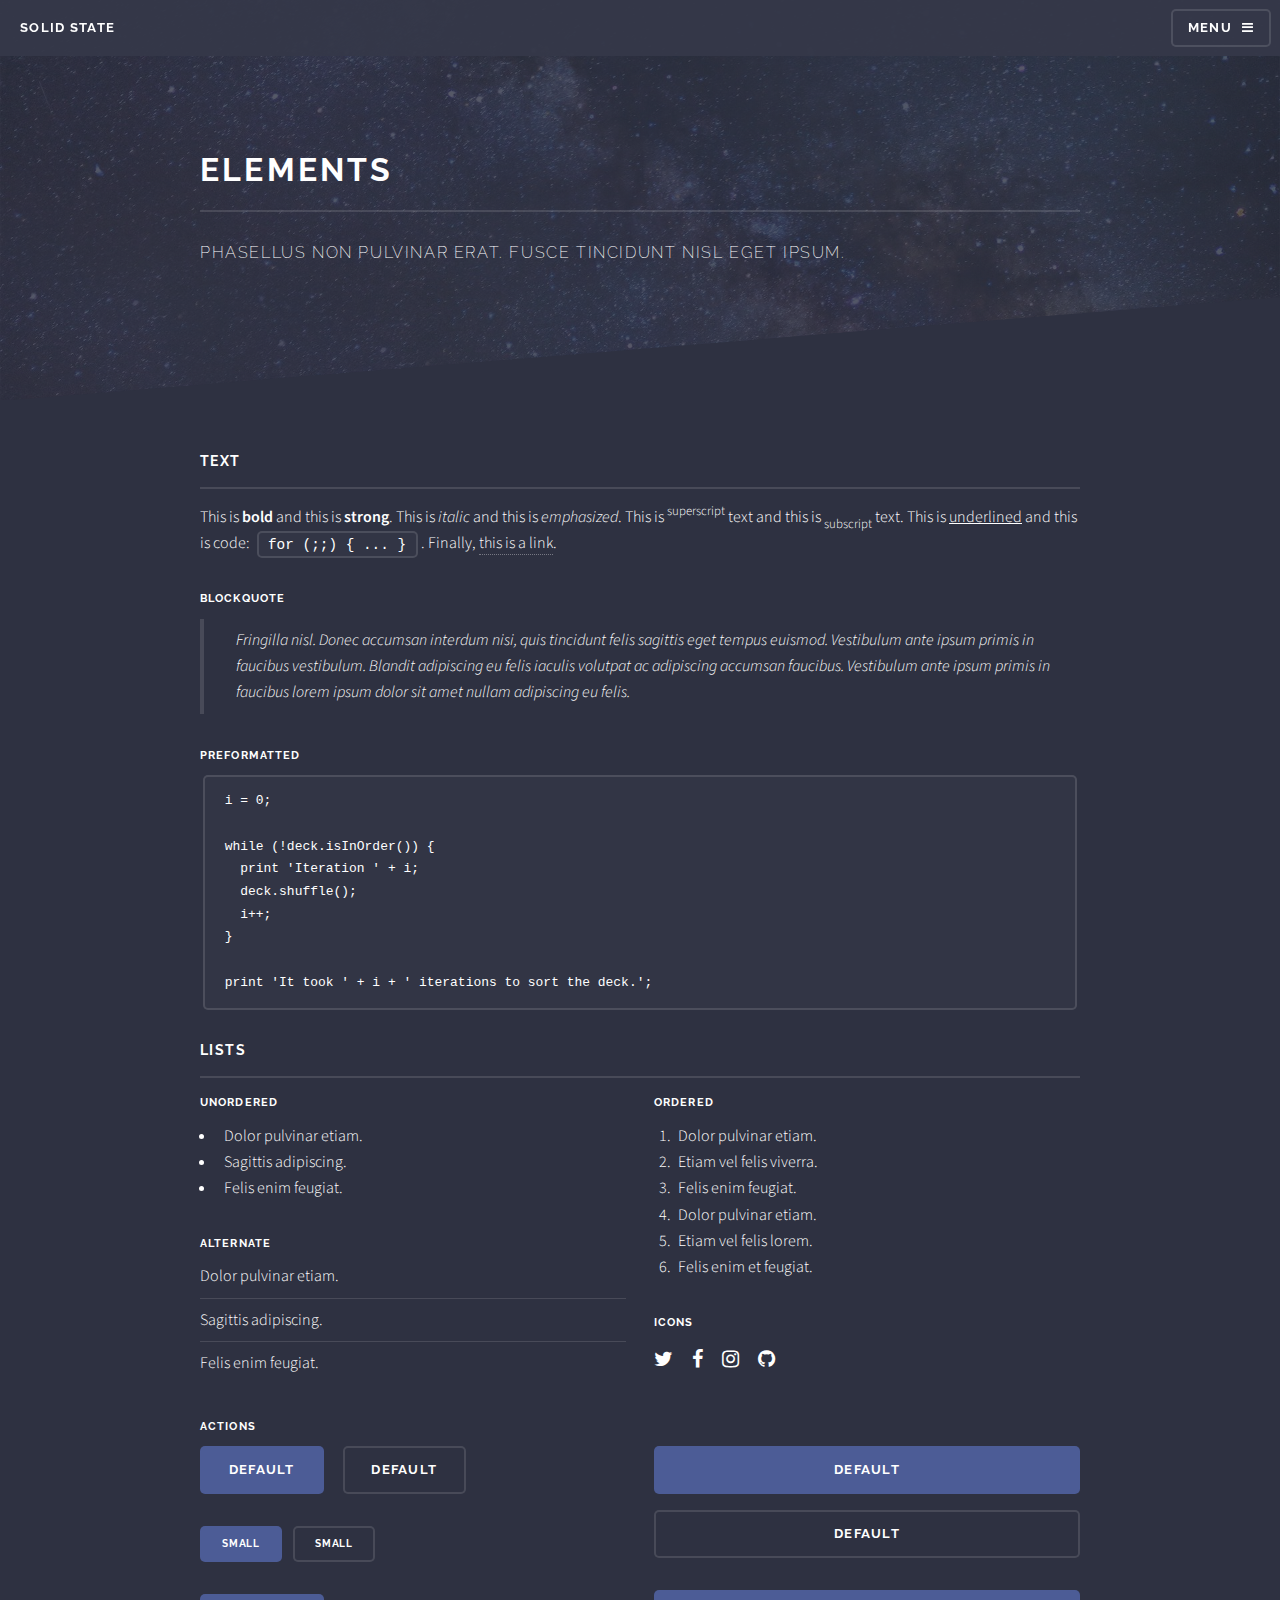
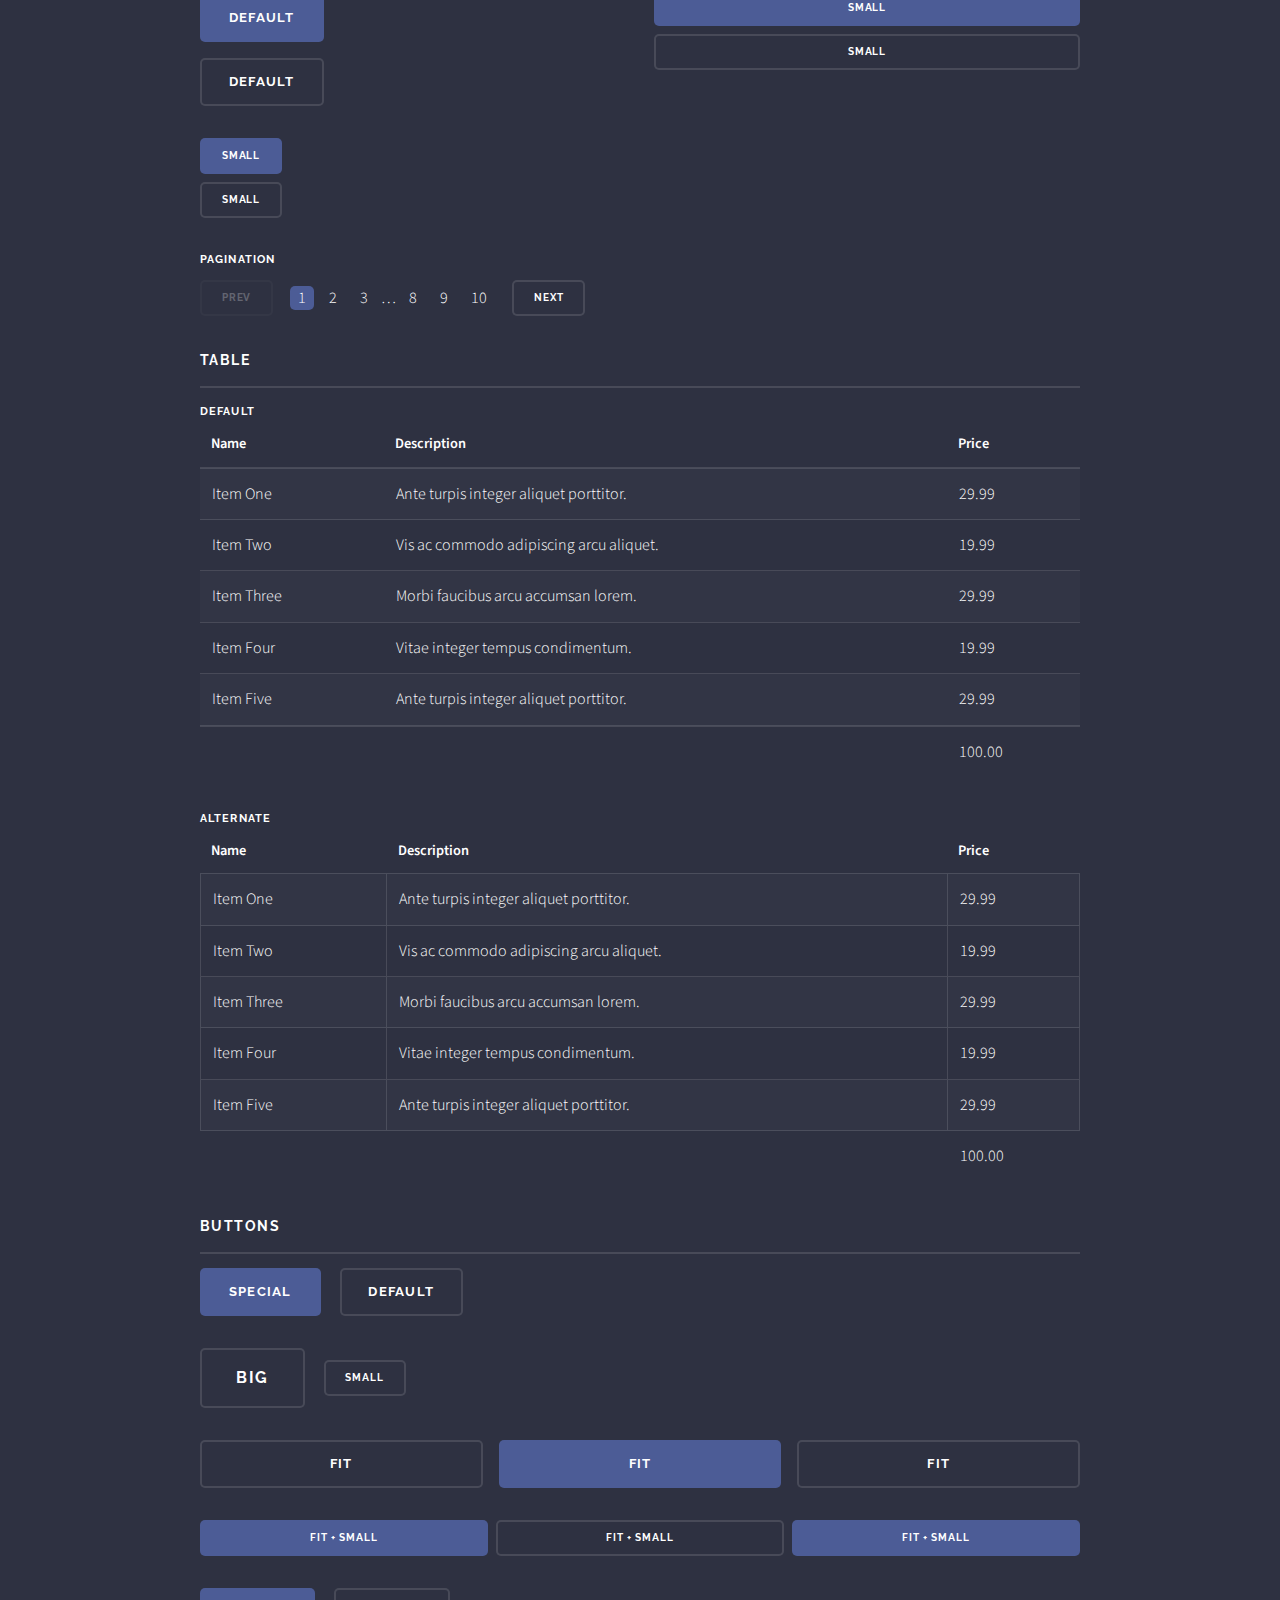
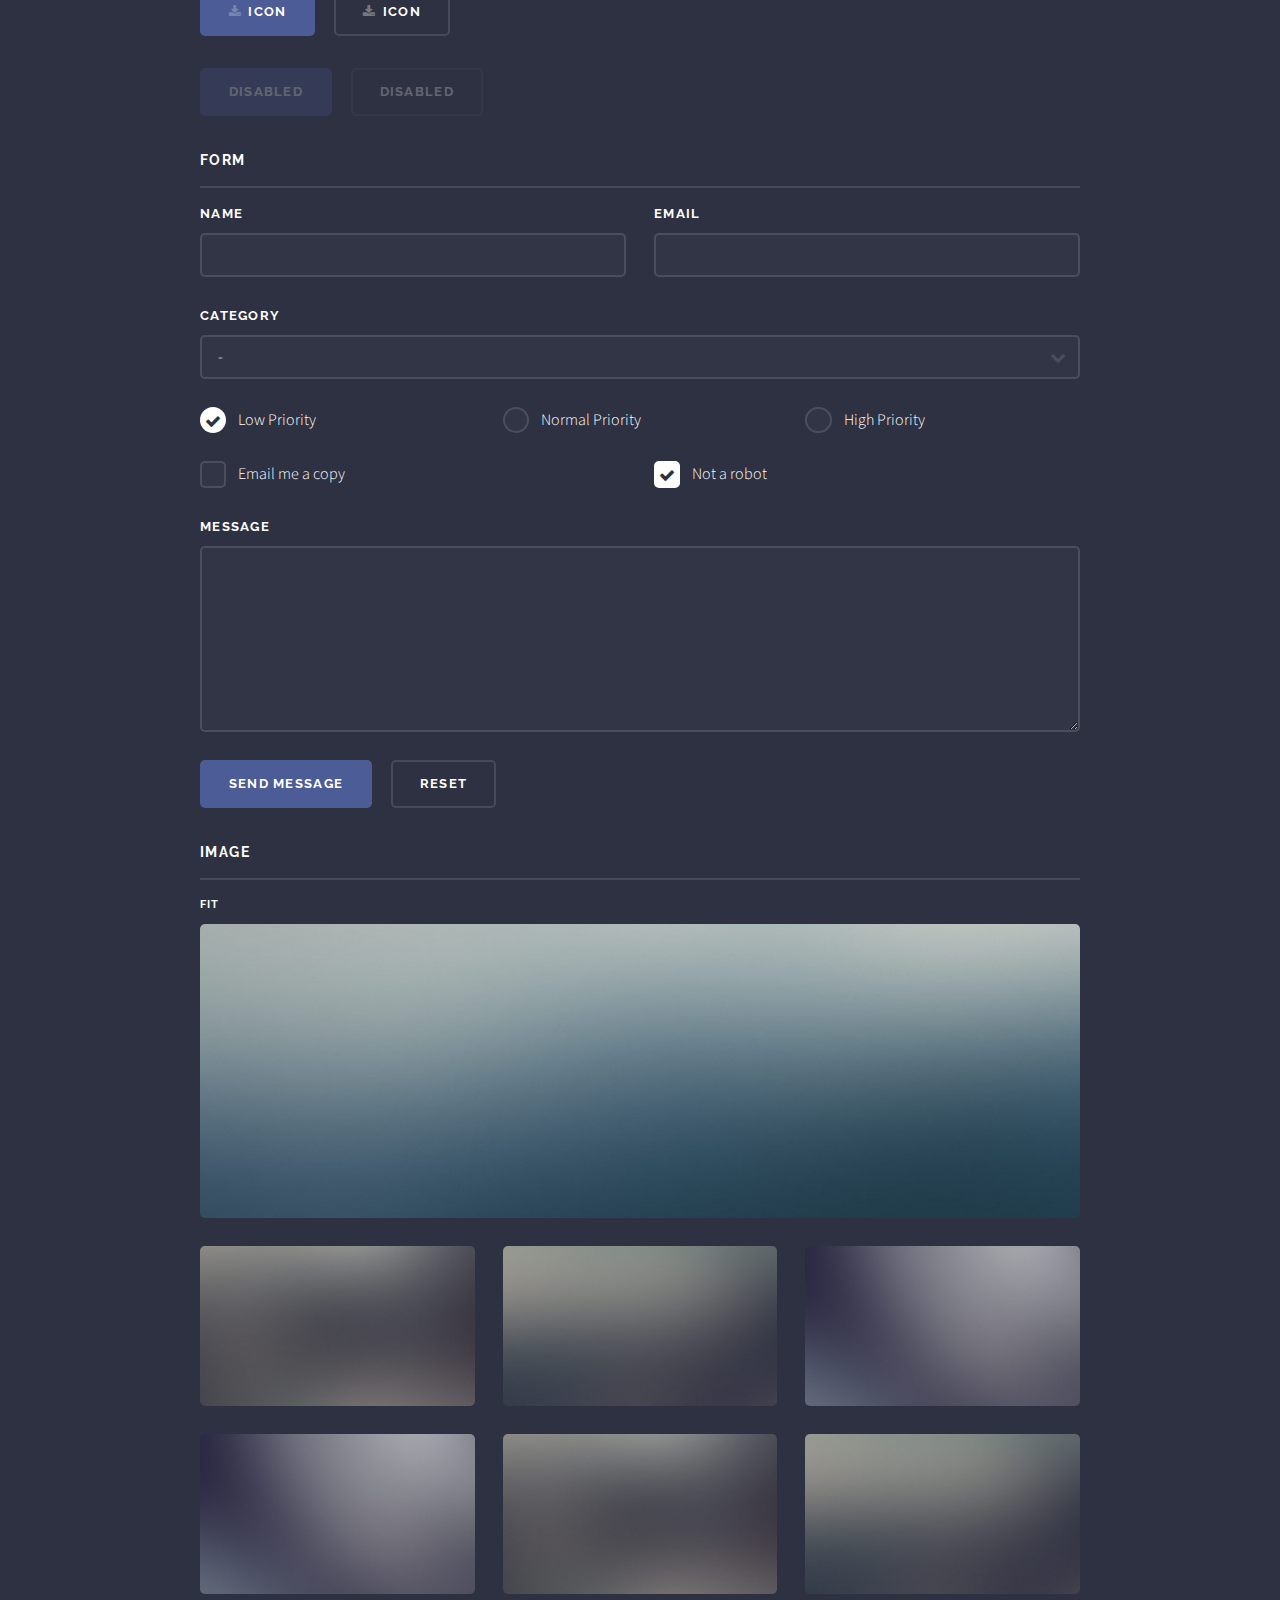
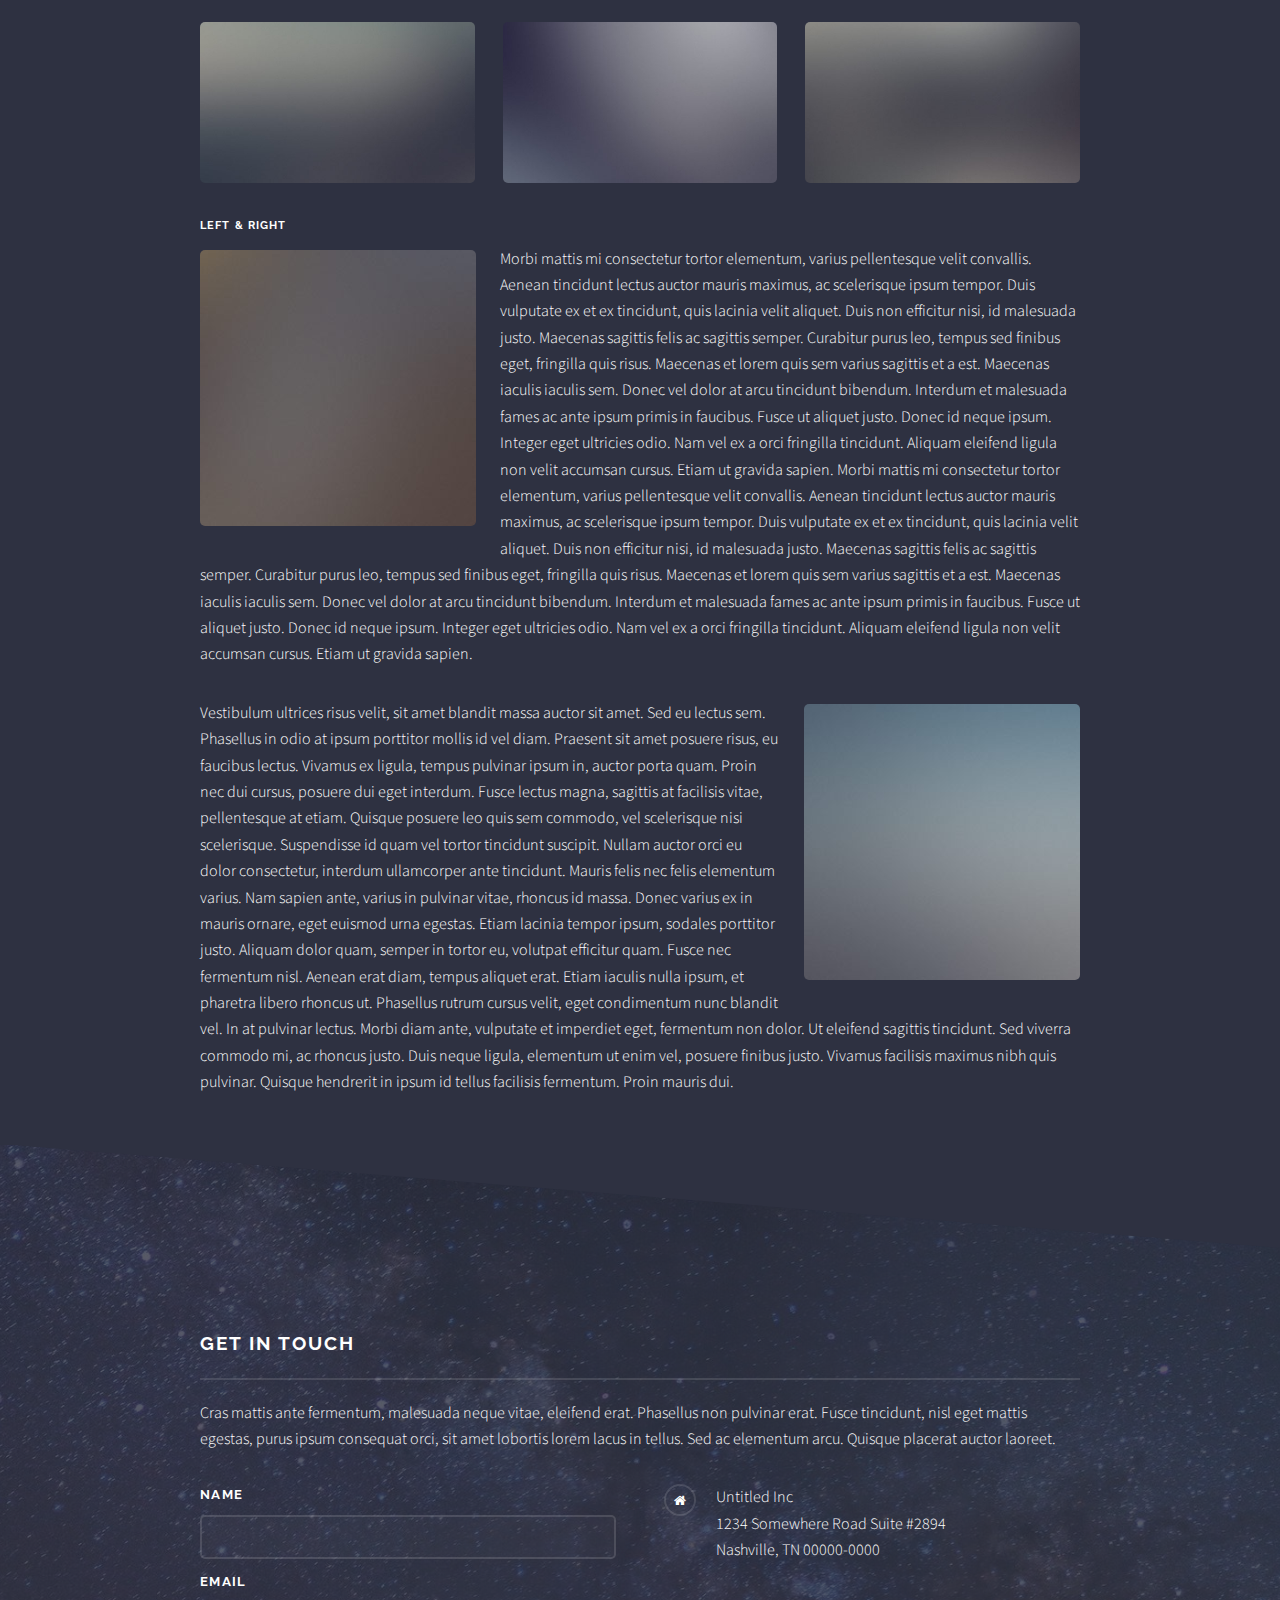
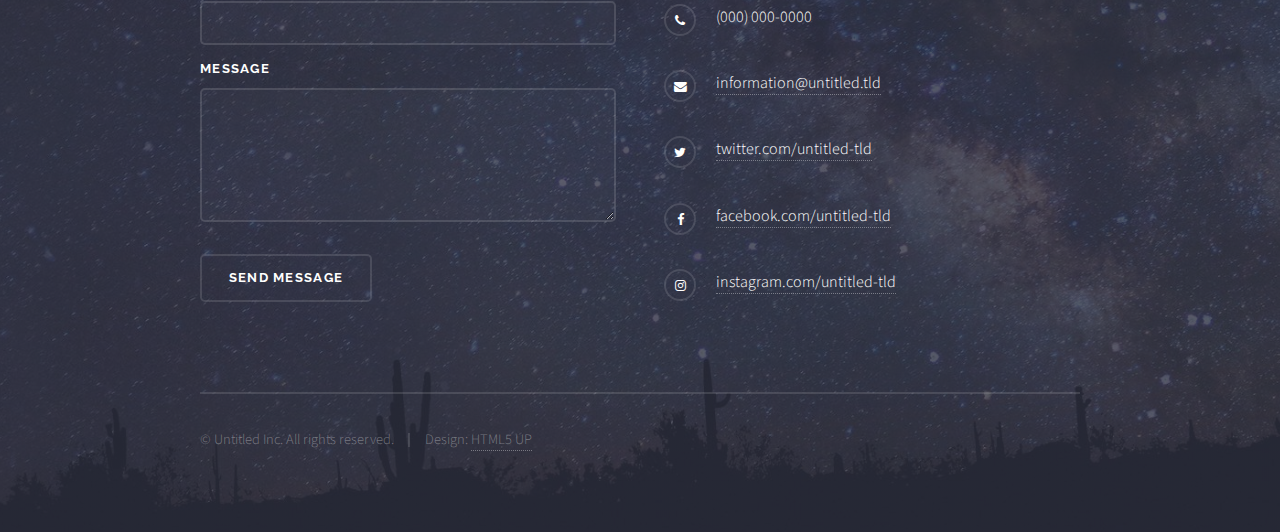
<file: elements.html>
<!DOCTYPE HTML>
<!--
	Solid State by HTML5 UP
	html5up.net | @ajlkn
	Free for personal and commercial use under the CCA 3.0 license (html5up.net/license)
-->
<html>
	<head>
		<title>Elements - Solid State by HTML5 UP</title>
		<meta charset="utf-8" />
		<meta name="viewport" content="width=device-width, initial-scale=1" />
		<!--[if lte IE 8]><script src="assets/js/ie/html5shiv.js"></script><![endif]-->
		<link rel="stylesheet" href="assets/css/main.css" />
		<!--[if lte IE 9]><link rel="stylesheet" href="assets/css/ie9.css" /><![endif]-->
		<!--[if lte IE 8]><link rel="stylesheet" href="assets/css/ie8.css" /><![endif]-->
	</head>
	<body>

		<!-- Page Wrapper -->
			<div id="page-wrapper">

				<!-- Header -->
					<header id="header">
						<h1><a href="index.html">Solid State</a></h1>
						<nav>
							<a href="#menu">Menu</a>
						</nav>
					</header>

				<!-- Menu -->
					<nav id="menu">
						<div class="inner">
							<h2>Menu</h2>
							<ul class="links">
								<li><a href="index.html">Home</a></li>
								<li><a href="generic.html">Generic</a></li>
								<li><a href="elements.html">Elements</a></li>
								<li><a href="#">Log In</a></li>
								<li><a href="#">Sign Up</a></li>
							</ul>
							<a href="#" class="close">Close</a>
						</div>
					</nav>

				<!-- Wrapper -->
					<section id="wrapper">
						<header>
							<div class="inner">
								<h2>Elements</h2>
								<p>Phasellus non pulvinar erat. Fusce tincidunt nisl eget ipsum.</p>
							</div>
						</header>

						<!-- Content -->
							<div class="wrapper">
								<div class="inner">

									<section>
										<h3 class="major">Text</h3>
										<p>This is <b>bold</b> and this is <strong>strong</strong>. This is <i>italic</i> and this is <em>emphasized</em>.
										This is <sup>superscript</sup> text and this is <sub>subscript</sub> text.
										This is <u>underlined</u> and this is code: <code>for (;;) { ... }</code>. Finally, <a href="#">this is a link</a>.</p>
										<h4>Blockquote</h4>
										<blockquote>Fringilla nisl. Donec accumsan interdum nisi, quis tincidunt felis sagittis eget tempus euismod. Vestibulum ante ipsum primis in faucibus vestibulum. Blandit adipiscing eu felis iaculis volutpat ac adipiscing accumsan faucibus. Vestibulum ante ipsum primis in faucibus lorem ipsum dolor sit amet nullam adipiscing eu felis.</blockquote>
										<h4>Preformatted</h4>
										<pre><code>i = 0;

while (!deck.isInOrder()) {
  print 'Iteration ' + i;
  deck.shuffle();
  i++;
}

print 'It took ' + i + ' iterations to sort the deck.';</code></pre>
									</section>

									<section>
										<h3 class="major">Lists</h3>
										<div class="row">
											<div class="6u 12u$(medium)">
												<h4>Unordered</h4>
												<ul>
													<li>Dolor pulvinar etiam.</li>
													<li>Sagittis adipiscing.</li>
													<li>Felis enim feugiat.</li>
												</ul>
												<h4>Alternate</h4>
												<ul class="alt">
													<li>Dolor pulvinar etiam.</li>
													<li>Sagittis adipiscing.</li>
													<li>Felis enim feugiat.</li>
												</ul>
											</div>
											<div class="6u$ 12u$(medium)">
												<h4>Ordered</h4>
												<ol>
													<li>Dolor pulvinar etiam.</li>
													<li>Etiam vel felis viverra.</li>
													<li>Felis enim feugiat.</li>
													<li>Dolor pulvinar etiam.</li>
													<li>Etiam vel felis lorem.</li>
													<li>Felis enim et feugiat.</li>
												</ol>
												<h4>Icons</h4>
												<ul class="icons">
													<li><a href="#" class="icon fa-twitter"><span class="label">Twitter</span></a></li>
													<li><a href="#" class="icon fa-facebook"><span class="label">Facebook</span></a></li>
													<li><a href="#" class="icon fa-instagram"><span class="label">Instagram</span></a></li>
													<li><a href="#" class="icon fa-github"><span class="label">Github</span></a></li>
												</ul>
											</div>
										</div>
										<h4>Actions</h4>
										<div class="row">
											<div class="6u 12u$(medium)">
												<ul class="actions">
													<li><a href="#" class="button special">Default</a></li>
													<li><a href="#" class="button">Default</a></li>
												</ul>
												<ul class="actions small">
													<li><a href="#" class="button special small">Small</a></li>
													<li><a href="#" class="button small">Small</a></li>
												</ul>
												<ul class="actions vertical">
													<li><a href="#" class="button special">Default</a></li>
													<li><a href="#" class="button">Default</a></li>
												</ul>
												<ul class="actions vertical small">
													<li><a href="#" class="button special small">Small</a></li>
													<li><a href="#" class="button small">Small</a></li>
												</ul>
											</div>
											<div class="6u 12u$(medium)">
												<ul class="actions vertical">
													<li><a href="#" class="button special fit">Default</a></li>
													<li><a href="#" class="button fit">Default</a></li>
												</ul>
												<ul class="actions vertical small">
													<li><a href="#" class="button special small fit">Small</a></li>
													<li><a href="#" class="button small fit">Small</a></li>
												</ul>
											</div>
										</div>
										<h4>Pagination</h4>
										<ul class="pagination">
											<li><span class="button small disabled">Prev</span></li>
											<li><a href="#" class="page active">1</a></li>
											<li><a href="#" class="page">2</a></li>
											<li><a href="#" class="page">3</a></li>
											<li><span>&hellip;</span></li>
											<li><a href="#" class="page">8</a></li>
											<li><a href="#" class="page">9</a></li>
											<li><a href="#" class="page">10</a></li>
											<li><a href="#" class="button small">Next</a></li>
										</ul>
									</section>

									<section>
										<h3 class="major">Table</h3>
										<h4>Default</h4>
										<div class="table-wrapper">
											<table>
												<thead>
													<tr>
														<th>Name</th>
														<th>Description</th>
														<th>Price</th>
													</tr>
												</thead>
												<tbody>
													<tr>
														<td>Item One</td>
														<td>Ante turpis integer aliquet porttitor.</td>
														<td>29.99</td>
													</tr>
													<tr>
														<td>Item Two</td>
														<td>Vis ac commodo adipiscing arcu aliquet.</td>
														<td>19.99</td>
													</tr>
													<tr>
														<td>Item Three</td>
														<td> Morbi faucibus arcu accumsan lorem.</td>
														<td>29.99</td>
													</tr>
													<tr>
														<td>Item Four</td>
														<td>Vitae integer tempus condimentum.</td>
														<td>19.99</td>
													</tr>
													<tr>
														<td>Item Five</td>
														<td>Ante turpis integer aliquet porttitor.</td>
														<td>29.99</td>
													</tr>
												</tbody>
												<tfoot>
													<tr>
														<td colspan="2"></td>
														<td>100.00</td>
													</tr>
												</tfoot>
											</table>
										</div>

										<h4>Alternate</h4>
										<div class="table-wrapper">
											<table class="alt">
												<thead>
													<tr>
														<th>Name</th>
														<th>Description</th>
														<th>Price</th>
													</tr>
												</thead>
												<tbody>
													<tr>
														<td>Item One</td>
														<td>Ante turpis integer aliquet porttitor.</td>
														<td>29.99</td>
													</tr>
													<tr>
														<td>Item Two</td>
														<td>Vis ac commodo adipiscing arcu aliquet.</td>
														<td>19.99</td>
													</tr>
													<tr>
														<td>Item Three</td>
														<td> Morbi faucibus arcu accumsan lorem.</td>
														<td>29.99</td>
													</tr>
													<tr>
														<td>Item Four</td>
														<td>Vitae integer tempus condimentum.</td>
														<td>19.99</td>
													</tr>
													<tr>
														<td>Item Five</td>
														<td>Ante turpis integer aliquet porttitor.</td>
														<td>29.99</td>
													</tr>
												</tbody>
												<tfoot>
													<tr>
														<td colspan="2"></td>
														<td>100.00</td>
													</tr>
												</tfoot>
											</table>
										</div>
									</section>

									<section>
										<h3 class="major">Buttons</h3>
										<ul class="actions">
											<li><a href="#" class="button special">Special</a></li>
											<li><a href="#" class="button">Default</a></li>
										</ul>
										<ul class="actions">
											<li><a href="#" class="button big">Big</a></li>
											<li><a href="#" class="button small">Small</a></li>
										</ul>
										<ul class="actions fit">
											<li><a href="#" class="button fit">Fit</a></li>
											<li><a href="#" class="button special fit">Fit</a></li>
											<li><a href="#" class="button fit">Fit</a></li>
										</ul>
										<ul class="actions fit small">
											<li><a href="#" class="button special fit small">Fit + Small</a></li>
											<li><a href="#" class="button fit small">Fit + Small</a></li>
											<li><a href="#" class="button special fit small">Fit + Small</a></li>
										</ul>
										<ul class="actions">
											<li><a href="#" class="button special icon fa-download">Icon</a></li>
											<li><a href="#" class="button icon fa-download">Icon</a></li>
										</ul>
										<ul class="actions">
											<li><span class="button special disabled">Disabled</span></li>
											<li><span class="button disabled">Disabled</span></li>
										</ul>
									</section>

									<section>
										<h3 class="major">Form</h3>
										<form method="post" action="#">
											<div class="row uniform">
												<div class="6u 12u$(xsmall)">
													<label for="demo-name">Name</label>
													<input type="text" name="demo-name" id="demo-name" value="" />
												</div>
												<div class="6u$ 12u$(xsmall)">
													<label for="demo-email">Email</label>
													<input type="email" name="demo-email" id="demo-email" value="" />
												</div>
												<div class="12u$">
													<label for="demo-category">Category</label>
													<div class="select-wrapper">
														<select name="demo-category" id="demo-category">
															<option value="">-</option>
															<option value="1">Manufacturing</option>
															<option value="1">Shipping</option>
															<option value="1">Administration</option>
															<option value="1">Human Resources</option>
														</select>
													</div>
												</div>
												<div class="4u 12u$(small)">
													<input type="radio" id="demo-priority-low" name="demo-priority" checked>
													<label for="demo-priority-low">Low Priority</label>
												</div>
												<div class="4u 12u$(small)">
													<input type="radio" id="demo-priority-normal" name="demo-priority">
													<label for="demo-priority-normal">Normal Priority</label>
												</div>
												<div class="4u$ 12u$(small)">
													<input type="radio" id="demo-priority-high" name="demo-priority">
													<label for="demo-priority-high">High Priority</label>
												</div>
												<div class="6u 12u$(small)">
													<input type="checkbox" id="demo-copy" name="demo-copy">
													<label for="demo-copy">Email me a copy</label>
												</div>
												<div class="6u$ 12u$(small)">
													<input type="checkbox" id="demo-human" name="demo-human" checked>
													<label for="demo-human">Not a robot</label>
												</div>
												<div class="12u$">
													<label for="demo-message">Message</label>
													<textarea name="demo-message" id="demo-message" rows="6"></textarea>
												</div>
												<div class="12u$">
													<ul class="actions">
														<li><input type="submit" value="Send Message" class="special" /></li>
														<li><input type="reset" value="Reset" /></li>
													</ul>
												</div>
											</div>
										</form>
									</section>

									<section>
										<h3 class="major">Image</h3>
										<h4>Fit</h4>
										<div class="box alt">
											<div class="row uniform">
												<div class="12u$"><span class="image fit"><img src="images/pic08.jpg" alt="" /></span></div>
												<div class="4u"><span class="image fit"><img src="images/pic05.jpg" alt="" /></span></div>
												<div class="4u"><span class="image fit"><img src="images/pic06.jpg" alt="" /></span></div>
												<div class="4u$"><span class="image fit"><img src="images/pic07.jpg" alt="" /></span></div>
												<div class="4u"><span class="image fit"><img src="images/pic07.jpg" alt="" /></span></div>
												<div class="4u"><span class="image fit"><img src="images/pic05.jpg" alt="" /></span></div>
												<div class="4u$"><span class="image fit"><img src="images/pic06.jpg" alt="" /></span></div>
												<div class="4u"><span class="image fit"><img src="images/pic06.jpg" alt="" /></span></div>
												<div class="4u"><span class="image fit"><img src="images/pic07.jpg" alt="" /></span></div>
												<div class="4u$"><span class="image fit"><img src="images/pic05.jpg" alt="" /></span></div>
											</div>
										</div>
										<h4>Left &amp; Right</h4>
										<p><span class="image left"><img src="images/pic01.jpg" alt="" /></span>Morbi mattis mi consectetur tortor elementum, varius pellentesque velit convallis. Aenean tincidunt lectus auctor mauris maximus, ac scelerisque ipsum tempor. Duis vulputate ex et ex tincidunt, quis lacinia velit aliquet. Duis non efficitur nisi, id malesuada justo. Maecenas sagittis felis ac sagittis semper. Curabitur purus leo, tempus sed finibus eget, fringilla quis risus. Maecenas et lorem quis sem varius sagittis et a est. Maecenas iaculis iaculis sem. Donec vel dolor at arcu tincidunt bibendum. Interdum et malesuada fames ac ante ipsum primis in faucibus. Fusce ut aliquet justo. Donec id neque ipsum. Integer eget ultricies odio. Nam vel ex a orci fringilla tincidunt. Aliquam eleifend ligula non velit accumsan cursus. Etiam ut gravida sapien. Morbi mattis mi consectetur tortor elementum, varius pellentesque velit convallis. Aenean tincidunt lectus auctor mauris maximus, ac scelerisque ipsum tempor. Duis vulputate ex et ex tincidunt, quis lacinia velit aliquet. Duis non efficitur nisi, id malesuada justo. Maecenas sagittis felis ac sagittis semper. Curabitur purus leo, tempus sed finibus eget, fringilla quis risus. Maecenas et lorem quis sem varius sagittis et a est. Maecenas iaculis iaculis sem. Donec vel dolor at arcu tincidunt bibendum. Interdum et malesuada fames ac ante ipsum primis in faucibus. Fusce ut aliquet justo. Donec id neque ipsum. Integer eget ultricies odio. Nam vel ex a orci fringilla tincidunt. Aliquam eleifend ligula non velit accumsan cursus. Etiam ut gravida sapien.</p>
										<p><span class="image right"><img src="images/pic02.jpg" alt="" /></span>Vestibulum ultrices risus velit, sit amet blandit massa auctor sit amet. Sed eu lectus sem. Phasellus in odio at ipsum porttitor mollis id vel diam. Praesent sit amet posuere risus, eu faucibus lectus. Vivamus ex ligula, tempus pulvinar ipsum in, auctor porta quam. Proin nec dui cursus, posuere dui eget interdum. Fusce lectus magna, sagittis at facilisis vitae, pellentesque at etiam. Quisque posuere leo quis sem commodo, vel scelerisque nisi scelerisque. Suspendisse id quam vel tortor tincidunt suscipit. Nullam auctor orci eu dolor consectetur, interdum ullamcorper ante tincidunt. Mauris felis nec felis elementum varius. Nam sapien ante, varius in pulvinar vitae, rhoncus id massa. Donec varius ex in mauris ornare, eget euismod urna egestas. Etiam lacinia tempor ipsum, sodales porttitor justo. Aliquam dolor quam, semper in tortor eu, volutpat efficitur quam. Fusce nec fermentum nisl. Aenean erat diam, tempus aliquet erat. Etiam iaculis nulla ipsum, et pharetra libero rhoncus ut. Phasellus rutrum cursus velit, eget condimentum nunc blandit vel. In at pulvinar lectus. Morbi diam ante, vulputate et imperdiet eget, fermentum non dolor. Ut eleifend sagittis tincidunt. Sed viverra commodo mi, ac rhoncus justo. Duis neque ligula, elementum ut enim vel, posuere finibus justo. Vivamus facilisis maximus nibh quis pulvinar. Quisque hendrerit in ipsum id tellus facilisis fermentum. Proin mauris dui.</p>
									</section>

								</div>
							</div>

					</section>

				<!-- Footer -->
					<section id="footer">
						<div class="inner">
							<h2 class="major">Get in touch</h2>
							<p>Cras mattis ante fermentum, malesuada neque vitae, eleifend erat. Phasellus non pulvinar erat. Fusce tincidunt, nisl eget mattis egestas, purus ipsum consequat orci, sit amet lobortis lorem lacus in tellus. Sed ac elementum arcu. Quisque placerat auctor laoreet.</p>
							<form method="post" action="#">
								<div class="field">
									<label for="name">Name</label>
									<input type="text" name="name" id="name" />
								</div>
								<div class="field">
									<label for="email">Email</label>
									<input type="email" name="email" id="email" />
								</div>
								<div class="field">
									<label for="message">Message</label>
									<textarea name="message" id="message" rows="4"></textarea>
								</div>
								<ul class="actions">
									<li><input type="submit" value="Send Message" /></li>
								</ul>
							</form>
							<ul class="contact">
								<li class="fa-home">
									Untitled Inc<br />
									1234 Somewhere Road Suite #2894<br />
									Nashville, TN 00000-0000
								</li>
								<li class="fa-phone">(000) 000-0000</li>
								<li class="fa-envelope"><a href="#">information@untitled.tld</a></li>
								<li class="fa-twitter"><a href="#">twitter.com/untitled-tld</a></li>
								<li class="fa-facebook"><a href="#">facebook.com/untitled-tld</a></li>
								<li class="fa-instagram"><a href="#">instagram.com/untitled-tld</a></li>
							</ul>
							<ul class="copyright">
								<li>&copy; Untitled Inc. All rights reserved.</li><li>Design: <a href="http://html5up.net">HTML5 UP</a></li>
							</ul>
						</div>
					</section>

			</div>

		<!-- Scripts -->
			<script src="assets/js/skel.min.js"></script>
			<script src="assets/js/jquery.min.js"></script>
			<script src="assets/js/jquery.scrollex.min.js"></script>
			<script src="assets/js/util.js"></script>
			<!--[if lte IE 8]><script src="assets/js/ie/respond.min.js"></script><![endif]-->
			<script src="assets/js/main.js"></script>

	</body>
</html>
</file>
<file: assets/css/ie9.css>
/*
	Solid State by HTML5 UP
	html5up.net | @ajlkn
	Free for personal and commercial use under the CCA 3.0 license (html5up.net/license)
*/

/* Basic */

	body {
		background-color: #2e3141;
		background-image: url("../../images/bg.jpg");
		background-size: cover;
		background-attachment: fixed;
		background-position: center;
	}

		body:before {
			background: rgba(46, 49, 65, 0.8);
			content: '';
			display: block;
			height: 100%;
			left: 0;
			position: fixed;
			top: 0;
			width: 100%;
		}

		body > * {
			position: relative;
			z-index: 1;
		}

/* Features */

	.features article {
		display: inline-block;
		width: 45%;
	}

/* Menu */

	#menu .inner {
		margin: 4em auto;
	}

/* Wrapper */

	#wrapper > header {
		background: none !important;
	}

	.wrapper.spotlight .inner {
		text-align: left !important;
	}

	.wrapper.spotlight .image {
		display: inline-block;
		margin: 0 3em 2em 0 !important;
		vertical-align: middle;
		width: 24%;
	}

	.wrapper.spotlight .content {
		display: inline-block;
		vertical-align: middle;
		width: 70%;
	}

/* Banner */

	#banner {
		background: none !important;
	}

/* Footer */

	#footer {
		background: none !important;
	}

		#footer .inner form {
			display: inline-block;
			width: 45%;
		}

		#footer .inner .contact {
			display: inline-block;
			width: 45%;
		}
</file>
<file: assets/css/ie8.css>
/*
	Solid State by HTML5 UP
	html5up.net | @ajlkn
	Free for personal and commercial use under the CCA 3.0 license (html5up.net/license)
*/

/* Basic */

	body {
		-ms-behavior: url("assets/js/backgroundsize.min.htc");
	}

/* Type */

	h1.major, h2.major, h3.major, h4.major, h5.major, h6.major {
		border-bottom: solid 2px #ffffff;
	}

	blockquote {
		border-left: solid 4px #ffffff;
	}

	code {
		border: solid 2px #ffffff;
	}

	hr {
		border-bottom: solid 2px #ffffff;
	}

/* Button */

	input[type="submit"],
	input[type="reset"],
	input[type="button"],
	button,
	.button {
		position: relative;
		-ms-behavior: url("assets/js/ie/PIE.htc");
		border: solid 2px #ffffff;
	}

		input[type="submit"].special,
		input[type="reset"].special,
		input[type="button"].special,
		button.special,
		.button.special {
			border: 0;
		}

/* Form */

	input[type="text"],
	input[type="password"],
	input[type="email"],
	input[type="tel"],
	select,
	textarea {
		position: relative;
		-ms-behavior: url("assets/js/ie/PIE.htc");
		background: transparent;
		border: solid 2px #ffffff;
	}

/* Table */

	table tbody tr {
		border: solid 1px #ffffff;
		border-left: 0;
		border-right: 0;
	}

	table.alt tbody tr td {
		border: solid 1px #ffffff;
		border-left-width: 0;
		border-top-width: 0;
	}

		table.alt tbody tr td:first-child {
			border-left-width: 1px;
		}

	table.alt tbody tr:first-child td {
		border-top-width: 1px;
	}

	table.alt thead {
		border-bottom: 0;
	}

	table.alt tfoot {
		border-top: 0;
	}

/* Features */

	.features article {
		-ms-behavior: url("assets/js/ie/PIE.htc");
		position: relative;
		width: 44%;
	}

		.features article .image {
			margin-top: 0;
			margin-left: 0;
			width: 100%;
		}

/* Menu */

	#menu {
		background: #2e3141;
	}

		#menu h2 {
			border-bottom: solid 2px #ffffff;
		}

/* Header */

	#header {
		background-color: #353849;
	}

/* Wrapper */

	.wrapper {
		margin: 0;
	}

		.wrapper:before, .wrapper:after {
			display: none;
		}

		.wrapper.spotlight .image {
			-ms-behavior: url("assets/js/ie/PIE.htc");
		}

			.wrapper.spotlight .image img {
				position: relative;
				-ms-behavior: url("assets/js/ie/PIE.htc");
			}

/* Banner */

	#banner .logo .icon {
		border: solid 2px #ffffff;
		-ms-behavior: url("assets/js/ie/PIE.htc");
	}

	#banner h2 {
		border-bottom: solid 2px #ffffff;
	}

/* Footer */

	#footer .inner .copyright {
		border-top: solid 2px #ffffff;
	}

		#footer .inner .copyright li {
			border-left: solid 2px #ffffff;
		}
</file>
<file: assets/css/main.css>
@import url(font-awesome.min.css);
@import url("https://fonts.googleapis.com/css?family=Raleway:200,700|Source+Sans+Pro:300,600,300italic,600italic");

/*
	Solid State by HTML5 UP
	html5up.net | @ajlkn
	Free for personal and commercial use under the CCA 3.0 license (html5up.net/license)
*/

/* Reset */

	html, body, div, span, applet, object, iframe, h1, h2, h3, h4, h5, h6, p, blockquote, pre, a, abbr, acronym, address, big, cite, code, del, dfn, em, img, ins, kbd, q, s, samp, small, strike, strong, sub, sup, tt, var, b, u, i, center, dl, dt, dd, ol, ul, li, fieldset, form, label, legend, table, caption, tbody, tfoot, thead, tr, th, td, article, aside, canvas, details, embed, figure, figcaption, footer, header, hgroup, menu, nav, output, ruby, section, summary, time, mark, audio, video {
		margin: 0;
		padding: 0;
		border: 0;
		font-size: 100%;
		font: inherit;
		vertical-align: baseline;
	}

	article, aside, details, figcaption, figure, footer, header, hgroup, menu, nav, section {
		display: block;
	}

	body {
		line-height: 1;
	}

	ol, ul {
		list-style: none;
	}

	blockquote, q {
		quotes: none;
	}

	blockquote:before, blockquote:after, q:before, q:after {
		content: '';
		content: none;
	}

	table {
		border-collapse: collapse;
		border-spacing: 0;
	}

	body {
		-webkit-text-size-adjust: none;
	}

/* Box Model */

	*, *:before, *:after {
		-moz-box-sizing: border-box;
		-webkit-box-sizing: border-box;
		box-sizing: border-box;
	}

/* Grid */

	.row {
		border-bottom: solid 1px transparent;
		-moz-box-sizing: border-box;
		-webkit-box-sizing: border-box;
		box-sizing: border-box;
	}

	.row > * {
		float: left;
		-moz-box-sizing: border-box;
		-webkit-box-sizing: border-box;
		box-sizing: border-box;
	}

	.row:after, .row:before {
		content: '';
		display: block;
		clear: both;
		height: 0;
	}

	.row.uniform > * > :first-child {
		margin-top: 0;
	}

	.row.uniform > * > :last-child {
		margin-bottom: 0;
	}

	.row.\30 \25 > * {
		padding: 0 0 0 0em;
	}

	.row.\30 \25 {
		margin: 0 0 -1px 0em;
	}

	.row.uniform.\30 \25 > * {
		padding: 0em 0 0 0em;
	}

	.row.uniform.\30 \25 {
		margin: 0em 0 -1px 0em;
	}

	.row > * {
		padding: 0 0 0 1.75em;
	}

	.row {
		margin: 0 0 -1px -1.75em;
	}

	.row.uniform > * {
		padding: 1.75em 0 0 1.75em;
	}

	.row.uniform {
		margin: -1.75em 0 -1px -1.75em;
	}

	.row.\32 00\25 > * {
		padding: 0 0 0 3.5em;
	}

	.row.\32 00\25 {
		margin: 0 0 -1px -3.5em;
	}

	.row.uniform.\32 00\25 > * {
		padding: 3.5em 0 0 3.5em;
	}

	.row.uniform.\32 00\25 {
		margin: -3.5em 0 -1px -3.5em;
	}

	.row.\31 50\25 > * {
		padding: 0 0 0 2.625em;
	}

	.row.\31 50\25 {
		margin: 0 0 -1px -2.625em;
	}

	.row.uniform.\31 50\25 > * {
		padding: 2.625em 0 0 2.625em;
	}

	.row.uniform.\31 50\25 {
		margin: -2.625em 0 -1px -2.625em;
	}

	.row.\35 0\25 > * {
		padding: 0 0 0 0.875em;
	}

	.row.\35 0\25 {
		margin: 0 0 -1px -0.875em;
	}

	.row.uniform.\35 0\25 > * {
		padding: 0.875em 0 0 0.875em;
	}

	.row.uniform.\35 0\25 {
		margin: -0.875em 0 -1px -0.875em;
	}

	.row.\32 5\25 > * {
		padding: 0 0 0 0.4375em;
	}

	.row.\32 5\25 {
		margin: 0 0 -1px -0.4375em;
	}

	.row.uniform.\32 5\25 > * {
		padding: 0.4375em 0 0 0.4375em;
	}

	.row.uniform.\32 5\25 {
		margin: -0.4375em 0 -1px -0.4375em;
	}

	.\31 2u, .\31 2u\24 {
		width: 100%;
		clear: none;
		margin-left: 0;
	}

	.\31 1u, .\31 1u\24 {
		width: 91.6666666667%;
		clear: none;
		margin-left: 0;
	}

	.\31 0u, .\31 0u\24 {
		width: 83.3333333333%;
		clear: none;
		margin-left: 0;
	}

	.\39 u, .\39 u\24 {
		width: 75%;
		clear: none;
		margin-left: 0;
	}

	.\38 u, .\38 u\24 {
		width: 66.6666666667%;
		clear: none;
		margin-left: 0;
	}

	.\37 u, .\37 u\24 {
		width: 58.3333333333%;
		clear: none;
		margin-left: 0;
	}

	.\36 u, .\36 u\24 {
		width: 50%;
		clear: none;
		margin-left: 0;
	}

	.\35 u, .\35 u\24 {
		width: 41.6666666667%;
		clear: none;
		margin-left: 0;
	}

	.\34 u, .\34 u\24 {
		width: 33.3333333333%;
		clear: none;
		margin-left: 0;
	}

	.\33 u, .\33 u\24 {
		width: 25%;
		clear: none;
		margin-left: 0;
	}

	.\32 u, .\32 u\24 {
		width: 16.6666666667%;
		clear: none;
		margin-left: 0;
	}

	.\31 u, .\31 u\24 {
		width: 8.3333333333%;
		clear: none;
		margin-left: 0;
	}

	.\31 2u\24 + *,
	.\31 1u\24 + *,
	.\31 0u\24 + *,
	.\39 u\24 + *,
	.\38 u\24 + *,
	.\37 u\24 + *,
	.\36 u\24 + *,
	.\35 u\24 + *,
	.\34 u\24 + *,
	.\33 u\24 + *,
	.\32 u\24 + *,
	.\31 u\24 + * {
		clear: left;
	}

	.\-11u {
		margin-left: 91.66667%;
	}

	.\-10u {
		margin-left: 83.33333%;
	}

	.\-9u {
		margin-left: 75%;
	}

	.\-8u {
		margin-left: 66.66667%;
	}

	.\-7u {
		margin-left: 58.33333%;
	}

	.\-6u {
		margin-left: 50%;
	}

	.\-5u {
		margin-left: 41.66667%;
	}

	.\-4u {
		margin-left: 33.33333%;
	}

	.\-3u {
		margin-left: 25%;
	}

	.\-2u {
		margin-left: 16.66667%;
	}

	.\-1u {
		margin-left: 8.33333%;
	}

	@media screen and (max-width: 1680px) {

		.row > * {
			padding: 0 0 0 1.75em;
		}

		.row {
			margin: 0 0 -1px -1.75em;
		}

		.row.uniform > * {
			padding: 1.75em 0 0 1.75em;
		}

		.row.uniform {
			margin: -1.75em 0 -1px -1.75em;
		}

		.row.\32 00\25 > * {
			padding: 0 0 0 3.5em;
		}

		.row.\32 00\25 {
			margin: 0 0 -1px -3.5em;
		}

		.row.uniform.\32 00\25 > * {
			padding: 3.5em 0 0 3.5em;
		}

		.row.uniform.\32 00\25 {
			margin: -3.5em 0 -1px -3.5em;
		}

		.row.\31 50\25 > * {
			padding: 0 0 0 2.625em;
		}

		.row.\31 50\25 {
			margin: 0 0 -1px -2.625em;
		}

		.row.uniform.\31 50\25 > * {
			padding: 2.625em 0 0 2.625em;
		}

		.row.uniform.\31 50\25 {
			margin: -2.625em 0 -1px -2.625em;
		}

		.row.\35 0\25 > * {
			padding: 0 0 0 0.875em;
		}

		.row.\35 0\25 {
			margin: 0 0 -1px -0.875em;
		}

		.row.uniform.\35 0\25 > * {
			padding: 0.875em 0 0 0.875em;
		}

		.row.uniform.\35 0\25 {
			margin: -0.875em 0 -1px -0.875em;
		}

		.row.\32 5\25 > * {
			padding: 0 0 0 0.4375em;
		}

		.row.\32 5\25 {
			margin: 0 0 -1px -0.4375em;
		}

		.row.uniform.\32 5\25 > * {
			padding: 0.4375em 0 0 0.4375em;
		}

		.row.uniform.\32 5\25 {
			margin: -0.4375em 0 -1px -0.4375em;
		}

		.\31 2u\28xlarge\29, .\31 2u\24\28xlarge\29 {
			width: 100%;
			clear: none;
			margin-left: 0;
		}

		.\31 1u\28xlarge\29, .\31 1u\24\28xlarge\29 {
			width: 91.6666666667%;
			clear: none;
			margin-left: 0;
		}

		.\31 0u\28xlarge\29, .\31 0u\24\28xlarge\29 {
			width: 83.3333333333%;
			clear: none;
			margin-left: 0;
		}

		.\39 u\28xlarge\29, .\39 u\24\28xlarge\29 {
			width: 75%;
			clear: none;
			margin-left: 0;
		}

		.\38 u\28xlarge\29, .\38 u\24\28xlarge\29 {
			width: 66.6666666667%;
			clear: none;
			margin-left: 0;
		}

		.\37 u\28xlarge\29, .\37 u\24\28xlarge\29 {
			width: 58.3333333333%;
			clear: none;
			margin-left: 0;
		}

		.\36 u\28xlarge\29, .\36 u\24\28xlarge\29 {
			width: 50%;
			clear: none;
			margin-left: 0;
		}

		.\35 u\28xlarge\29, .\35 u\24\28xlarge\29 {
			width: 41.6666666667%;
			clear: none;
			margin-left: 0;
		}

		.\34 u\28xlarge\29, .\34 u\24\28xlarge\29 {
			width: 33.3333333333%;
			clear: none;
			margin-left: 0;
		}

		.\33 u\28xlarge\29, .\33 u\24\28xlarge\29 {
			width: 25%;
			clear: none;
			margin-left: 0;
		}

		.\32 u\28xlarge\29, .\32 u\24\28xlarge\29 {
			width: 16.6666666667%;
			clear: none;
			margin-left: 0;
		}

		.\31 u\28xlarge\29, .\31 u\24\28xlarge\29 {
			width: 8.3333333333%;
			clear: none;
			margin-left: 0;
		}

		.\31 2u\24\28xlarge\29 + *,
		.\31 1u\24\28xlarge\29 + *,
		.\31 0u\24\28xlarge\29 + *,
		.\39 u\24\28xlarge\29 + *,
		.\38 u\24\28xlarge\29 + *,
		.\37 u\24\28xlarge\29 + *,
		.\36 u\24\28xlarge\29 + *,
		.\35 u\24\28xlarge\29 + *,
		.\34 u\24\28xlarge\29 + *,
		.\33 u\24\28xlarge\29 + *,
		.\32 u\24\28xlarge\29 + *,
		.\31 u\24\28xlarge\29 + * {
			clear: left;
		}

		.\-11u\28xlarge\29 {
			margin-left: 91.66667%;
		}

		.\-10u\28xlarge\29 {
			margin-left: 83.33333%;
		}

		.\-9u\28xlarge\29 {
			margin-left: 75%;
		}

		.\-8u\28xlarge\29 {
			margin-left: 66.66667%;
		}

		.\-7u\28xlarge\29 {
			margin-left: 58.33333%;
		}

		.\-6u\28xlarge\29 {
			margin-left: 50%;
		}

		.\-5u\28xlarge\29 {
			margin-left: 41.66667%;
		}

		.\-4u\28xlarge\29 {
			margin-left: 33.33333%;
		}

		.\-3u\28xlarge\29 {
			margin-left: 25%;
		}

		.\-2u\28xlarge\29 {
			margin-left: 16.66667%;
		}

		.\-1u\28xlarge\29 {
			margin-left: 8.33333%;
		}

	}

	@media screen and (max-width: 1280px) {

		.row > * {
			padding: 0 0 0 1.75em;
		}

		.row {
			margin: 0 0 -1px -1.75em;
		}

		.row.uniform > * {
			padding: 1.75em 0 0 1.75em;
		}

		.row.uniform {
			margin: -1.75em 0 -1px -1.75em;
		}

		.row.\32 00\25 > * {
			padding: 0 0 0 3.5em;
		}

		.row.\32 00\25 {
			margin: 0 0 -1px -3.5em;
		}

		.row.uniform.\32 00\25 > * {
			padding: 3.5em 0 0 3.5em;
		}

		.row.uniform.\32 00\25 {
			margin: -3.5em 0 -1px -3.5em;
		}

		.row.\31 50\25 > * {
			padding: 0 0 0 2.625em;
		}

		.row.\31 50\25 {
			margin: 0 0 -1px -2.625em;
		}

		.row.uniform.\31 50\25 > * {
			padding: 2.625em 0 0 2.625em;
		}

		.row.uniform.\31 50\25 {
			margin: -2.625em 0 -1px -2.625em;
		}

		.row.\35 0\25 > * {
			padding: 0 0 0 0.875em;
		}

		.row.\35 0\25 {
			margin: 0 0 -1px -0.875em;
		}

		.row.uniform.\35 0\25 > * {
			padding: 0.875em 0 0 0.875em;
		}

		.row.uniform.\35 0\25 {
			margin: -0.875em 0 -1px -0.875em;
		}

		.row.\32 5\25 > * {
			padding: 0 0 0 0.4375em;
		}

		.row.\32 5\25 {
			margin: 0 0 -1px -0.4375em;
		}

		.row.uniform.\32 5\25 > * {
			padding: 0.4375em 0 0 0.4375em;
		}

		.row.uniform.\32 5\25 {
			margin: -0.4375em 0 -1px -0.4375em;
		}

		.\31 2u\28large\29, .\31 2u\24\28large\29 {
			width: 100%;
			clear: none;
			margin-left: 0;
		}

		.\31 1u\28large\29, .\31 1u\24\28large\29 {
			width: 91.6666666667%;
			clear: none;
			margin-left: 0;
		}

		.\31 0u\28large\29, .\31 0u\24\28large\29 {
			width: 83.3333333333%;
			clear: none;
			margin-left: 0;
		}

		.\39 u\28large\29, .\39 u\24\28large\29 {
			width: 75%;
			clear: none;
			margin-left: 0;
		}

		.\38 u\28large\29, .\38 u\24\28large\29 {
			width: 66.6666666667%;
			clear: none;
			margin-left: 0;
		}

		.\37 u\28large\29, .\37 u\24\28large\29 {
			width: 58.3333333333%;
			clear: none;
			margin-left: 0;
		}

		.\36 u\28large\29, .\36 u\24\28large\29 {
			width: 50%;
			clear: none;
			margin-left: 0;
		}

		.\35 u\28large\29, .\35 u\24\28large\29 {
			width: 41.6666666667%;
			clear: none;
			margin-left: 0;
		}

		.\34 u\28large\29, .\34 u\24\28large\29 {
			width: 33.3333333333%;
			clear: none;
			margin-left: 0;
		}

		.\33 u\28large\29, .\33 u\24\28large\29 {
			width: 25%;
			clear: none;
			margin-left: 0;
		}

		.\32 u\28large\29, .\32 u\24\28large\29 {
			width: 16.6666666667%;
			clear: none;
			margin-left: 0;
		}

		.\31 u\28large\29, .\31 u\24\28large\29 {
			width: 8.3333333333%;
			clear: none;
			margin-left: 0;
		}

		.\31 2u\24\28large\29 + *,
		.\31 1u\24\28large\29 + *,
		.\31 0u\24\28large\29 + *,
		.\39 u\24\28large\29 + *,
		.\38 u\24\28large\29 + *,
		.\37 u\24\28large\29 + *,
		.\36 u\24\28large\29 + *,
		.\35 u\24\28large\29 + *,
		.\34 u\24\28large\29 + *,
		.\33 u\24\28large\29 + *,
		.\32 u\24\28large\29 + *,
		.\31 u\24\28large\29 + * {
			clear: left;
		}

		.\-11u\28large\29 {
			margin-left: 91.66667%;
		}

		.\-10u\28large\29 {
			margin-left: 83.33333%;
		}

		.\-9u\28large\29 {
			margin-left: 75%;
		}

		.\-8u\28large\29 {
			margin-left: 66.66667%;
		}

		.\-7u\28large\29 {
			margin-left: 58.33333%;
		}

		.\-6u\28large\29 {
			margin-left: 50%;
		}

		.\-5u\28large\29 {
			margin-left: 41.66667%;
		}

		.\-4u\28large\29 {
			margin-left: 33.33333%;
		}

		.\-3u\28large\29 {
			margin-left: 25%;
		}

		.\-2u\28large\29 {
			margin-left: 16.66667%;
		}

		.\-1u\28large\29 {
			margin-left: 8.33333%;
		}

	}

	@media screen and (max-width: 980px) {

		.row > * {
			padding: 0 0 0 1.75em;
		}

		.row {
			margin: 0 0 -1px -1.75em;
		}

		.row.uniform > * {
			padding: 1.75em 0 0 1.75em;
		}

		.row.uniform {
			margin: -1.75em 0 -1px -1.75em;
		}

		.row.\32 00\25 > * {
			padding: 0 0 0 3.5em;
		}

		.row.\32 00\25 {
			margin: 0 0 -1px -3.5em;
		}

		.row.uniform.\32 00\25 > * {
			padding: 3.5em 0 0 3.5em;
		}

		.row.uniform.\32 00\25 {
			margin: -3.5em 0 -1px -3.5em;
		}

		.row.\31 50\25 > * {
			padding: 0 0 0 2.625em;
		}

		.row.\31 50\25 {
			margin: 0 0 -1px -2.625em;
		}

		.row.uniform.\31 50\25 > * {
			padding: 2.625em 0 0 2.625em;
		}

		.row.uniform.\31 50\25 {
			margin: -2.625em 0 -1px -2.625em;
		}

		.row.\35 0\25 > * {
			padding: 0 0 0 0.875em;
		}

		.row.\35 0\25 {
			margin: 0 0 -1px -0.875em;
		}

		.row.uniform.\35 0\25 > * {
			padding: 0.875em 0 0 0.875em;
		}

		.row.uniform.\35 0\25 {
			margin: -0.875em 0 -1px -0.875em;
		}

		.row.\32 5\25 > * {
			padding: 0 0 0 0.4375em;
		}

		.row.\32 5\25 {
			margin: 0 0 -1px -0.4375em;
		}

		.row.uniform.\32 5\25 > * {
			padding: 0.4375em 0 0 0.4375em;
		}

		.row.uniform.\32 5\25 {
			margin: -0.4375em 0 -1px -0.4375em;
		}

		.\31 2u\28medium\29, .\31 2u\24\28medium\29 {
			width: 100%;
			clear: none;
			margin-left: 0;
		}

		.\31 1u\28medium\29, .\31 1u\24\28medium\29 {
			width: 91.6666666667%;
			clear: none;
			margin-left: 0;
		}

		.\31 0u\28medium\29, .\31 0u\24\28medium\29 {
			width: 83.3333333333%;
			clear: none;
			margin-left: 0;
		}

		.\39 u\28medium\29, .\39 u\24\28medium\29 {
			width: 75%;
			clear: none;
			margin-left: 0;
		}

		.\38 u\28medium\29, .\38 u\24\28medium\29 {
			width: 66.6666666667%;
			clear: none;
			margin-left: 0;
		}

		.\37 u\28medium\29, .\37 u\24\28medium\29 {
			width: 58.3333333333%;
			clear: none;
			margin-left: 0;
		}

		.\36 u\28medium\29, .\36 u\24\28medium\29 {
			width: 50%;
			clear: none;
			margin-left: 0;
		}

		.\35 u\28medium\29, .\35 u\24\28medium\29 {
			width: 41.6666666667%;
			clear: none;
			margin-left: 0;
		}

		.\34 u\28medium\29, .\34 u\24\28medium\29 {
			width: 33.3333333333%;
			clear: none;
			margin-left: 0;
		}

		.\33 u\28medium\29, .\33 u\24\28medium\29 {
			width: 25%;
			clear: none;
			margin-left: 0;
		}

		.\32 u\28medium\29, .\32 u\24\28medium\29 {
			width: 16.6666666667%;
			clear: none;
			margin-left: 0;
		}

		.\31 u\28medium\29, .\31 u\24\28medium\29 {
			width: 8.3333333333%;
			clear: none;
			margin-left: 0;
		}

		.\31 2u\24\28medium\29 + *,
		.\31 1u\24\28medium\29 + *,
		.\31 0u\24\28medium\29 + *,
		.\39 u\24\28medium\29 + *,
		.\38 u\24\28medium\29 + *,
		.\37 u\24\28medium\29 + *,
		.\36 u\24\28medium\29 + *,
		.\35 u\24\28medium\29 + *,
		.\34 u\24\28medium\29 + *,
		.\33 u\24\28medium\29 + *,
		.\32 u\24\28medium\29 + *,
		.\31 u\24\28medium\29 + * {
			clear: left;
		}

		.\-11u\28medium\29 {
			margin-left: 91.66667%;
		}

		.\-10u\28medium\29 {
			margin-left: 83.33333%;
		}

		.\-9u\28medium\29 {
			margin-left: 75%;
		}

		.\-8u\28medium\29 {
			margin-left: 66.66667%;
		}

		.\-7u\28medium\29 {
			margin-left: 58.33333%;
		}

		.\-6u\28medium\29 {
			margin-left: 50%;
		}

		.\-5u\28medium\29 {
			margin-left: 41.66667%;
		}

		.\-4u\28medium\29 {
			margin-left: 33.33333%;
		}

		.\-3u\28medium\29 {
			margin-left: 25%;
		}

		.\-2u\28medium\29 {
			margin-left: 16.66667%;
		}

		.\-1u\28medium\29 {
			margin-left: 8.33333%;
		}

	}

	@media screen and (max-width: 736px) {

		.row > * {
			padding: 0 0 0 1.25em;
		}

		.row {
			margin: 0 0 -1px -1.25em;
		}

		.row.uniform > * {
			padding: 1.25em 0 0 1.25em;
		}

		.row.uniform {
			margin: -1.25em 0 -1px -1.25em;
		}

		.row.\32 00\25 > * {
			padding: 0 0 0 2.5em;
		}

		.row.\32 00\25 {
			margin: 0 0 -1px -2.5em;
		}

		.row.uniform.\32 00\25 > * {
			padding: 2.5em 0 0 2.5em;
		}

		.row.uniform.\32 00\25 {
			margin: -2.5em 0 -1px -2.5em;
		}

		.row.\31 50\25 > * {
			padding: 0 0 0 1.875em;
		}

		.row.\31 50\25 {
			margin: 0 0 -1px -1.875em;
		}

		.row.uniform.\31 50\25 > * {
			padding: 1.875em 0 0 1.875em;
		}

		.row.uniform.\31 50\25 {
			margin: -1.875em 0 -1px -1.875em;
		}

		.row.\35 0\25 > * {
			padding: 0 0 0 0.625em;
		}

		.row.\35 0\25 {
			margin: 0 0 -1px -0.625em;
		}

		.row.uniform.\35 0\25 > * {
			padding: 0.625em 0 0 0.625em;
		}

		.row.uniform.\35 0\25 {
			margin: -0.625em 0 -1px -0.625em;
		}

		.row.\32 5\25 > * {
			padding: 0 0 0 0.3125em;
		}

		.row.\32 5\25 {
			margin: 0 0 -1px -0.3125em;
		}

		.row.uniform.\32 5\25 > * {
			padding: 0.3125em 0 0 0.3125em;
		}

		.row.uniform.\32 5\25 {
			margin: -0.3125em 0 -1px -0.3125em;
		}

		.\31 2u\28small\29, .\31 2u\24\28small\29 {
			width: 100%;
			clear: none;
			margin-left: 0;
		}

		.\31 1u\28small\29, .\31 1u\24\28small\29 {
			width: 91.6666666667%;
			clear: none;
			margin-left: 0;
		}

		.\31 0u\28small\29, .\31 0u\24\28small\29 {
			width: 83.3333333333%;
			clear: none;
			margin-left: 0;
		}

		.\39 u\28small\29, .\39 u\24\28small\29 {
			width: 75%;
			clear: none;
			margin-left: 0;
		}

		.\38 u\28small\29, .\38 u\24\28small\29 {
			width: 66.6666666667%;
			clear: none;
			margin-left: 0;
		}

		.\37 u\28small\29, .\37 u\24\28small\29 {
			width: 58.3333333333%;
			clear: none;
			margin-left: 0;
		}

		.\36 u\28small\29, .\36 u\24\28small\29 {
			width: 50%;
			clear: none;
			margin-left: 0;
		}

		.\35 u\28small\29, .\35 u\24\28small\29 {
			width: 41.6666666667%;
			clear: none;
			margin-left: 0;
		}

		.\34 u\28small\29, .\34 u\24\28small\29 {
			width: 33.3333333333%;
			clear: none;
			margin-left: 0;
		}

		.\33 u\28small\29, .\33 u\24\28small\29 {
			width: 25%;
			clear: none;
			margin-left: 0;
		}

		.\32 u\28small\29, .\32 u\24\28small\29 {
			width: 16.6666666667%;
			clear: none;
			margin-left: 0;
		}

		.\31 u\28small\29, .\31 u\24\28small\29 {
			width: 8.3333333333%;
			clear: none;
			margin-left: 0;
		}

		.\31 2u\24\28small\29 + *,
		.\31 1u\24\28small\29 + *,
		.\31 0u\24\28small\29 + *,
		.\39 u\24\28small\29 + *,
		.\38 u\24\28small\29 + *,
		.\37 u\24\28small\29 + *,
		.\36 u\24\28small\29 + *,
		.\35 u\24\28small\29 + *,
		.\34 u\24\28small\29 + *,
		.\33 u\24\28small\29 + *,
		.\32 u\24\28small\29 + *,
		.\31 u\24\28small\29 + * {
			clear: left;
		}

		.\-11u\28small\29 {
			margin-left: 91.66667%;
		}

		.\-10u\28small\29 {
			margin-left: 83.33333%;
		}

		.\-9u\28small\29 {
			margin-left: 75%;
		}

		.\-8u\28small\29 {
			margin-left: 66.66667%;
		}

		.\-7u\28small\29 {
			margin-left: 58.33333%;
		}

		.\-6u\28small\29 {
			margin-left: 50%;
		}

		.\-5u\28small\29 {
			margin-left: 41.66667%;
		}

		.\-4u\28small\29 {
			margin-left: 33.33333%;
		}

		.\-3u\28small\29 {
			margin-left: 25%;
		}

		.\-2u\28small\29 {
			margin-left: 16.66667%;
		}

		.\-1u\28small\29 {
			margin-left: 8.33333%;
		}

	}

	@media screen and (max-width: 640px) {

		.row > * {
			padding: 0 0 0 1.25em;
		}

		.row {
			margin: 0 0 -1px -1.25em;
		}

		.row.uniform > * {
			padding: 1.25em 0 0 1.25em;
		}

		.row.uniform {
			margin: -1.25em 0 -1px -1.25em;
		}

		.row.\32 00\25 > * {
			padding: 0 0 0 2.5em;
		}

		.row.\32 00\25 {
			margin: 0 0 -1px -2.5em;
		}

		.row.uniform.\32 00\25 > * {
			padding: 2.5em 0 0 2.5em;
		}

		.row.uniform.\32 00\25 {
			margin: -2.5em 0 -1px -2.5em;
		}

		.row.\31 50\25 > * {
			padding: 0 0 0 1.875em;
		}

		.row.\31 50\25 {
			margin: 0 0 -1px -1.875em;
		}

		.row.uniform.\31 50\25 > * {
			padding: 1.875em 0 0 1.875em;
		}

		.row.uniform.\31 50\25 {
			margin: -1.875em 0 -1px -1.875em;
		}

		.row.\35 0\25 > * {
			padding: 0 0 0 0.625em;
		}

		.row.\35 0\25 {
			margin: 0 0 -1px -0.625em;
		}

		.row.uniform.\35 0\25 > * {
			padding: 0.625em 0 0 0.625em;
		}

		.row.uniform.\35 0\25 {
			margin: -0.625em 0 -1px -0.625em;
		}

		.row.\32 5\25 > * {
			padding: 0 0 0 0.3125em;
		}

		.row.\32 5\25 {
			margin: 0 0 -1px -0.3125em;
		}

		.row.uniform.\32 5\25 > * {
			padding: 0.3125em 0 0 0.3125em;
		}

		.row.uniform.\32 5\25 {
			margin: -0.3125em 0 -1px -0.3125em;
		}

		.\31 2u\28xsmall\29, .\31 2u\24\28xsmall\29 {
			width: 100%;
			clear: none;
			margin-left: 0;
		}

		.\31 1u\28xsmall\29, .\31 1u\24\28xsmall\29 {
			width: 91.6666666667%;
			clear: none;
			margin-left: 0;
		}

		.\31 0u\28xsmall\29, .\31 0u\24\28xsmall\29 {
			width: 83.3333333333%;
			clear: none;
			margin-left: 0;
		}

		.\39 u\28xsmall\29, .\39 u\24\28xsmall\29 {
			width: 75%;
			clear: none;
			margin-left: 0;
		}

		.\38 u\28xsmall\29, .\38 u\24\28xsmall\29 {
			width: 66.6666666667%;
			clear: none;
			margin-left: 0;
		}

		.\37 u\28xsmall\29, .\37 u\24\28xsmall\29 {
			width: 58.3333333333%;
			clear: none;
			margin-left: 0;
		}

		.\36 u\28xsmall\29, .\36 u\24\28xsmall\29 {
			width: 50%;
			clear: none;
			margin-left: 0;
		}

		.\35 u\28xsmall\29, .\35 u\24\28xsmall\29 {
			width: 41.6666666667%;
			clear: none;
			margin-left: 0;
		}

		.\34 u\28xsmall\29, .\34 u\24\28xsmall\29 {
			width: 33.3333333333%;
			clear: none;
			margin-left: 0;
		}

		.\33 u\28xsmall\29, .\33 u\24\28xsmall\29 {
			width: 25%;
			clear: none;
			margin-left: 0;
		}

		.\32 u\28xsmall\29, .\32 u\24\28xsmall\29 {
			width: 16.6666666667%;
			clear: none;
			margin-left: 0;
		}

		.\31 u\28xsmall\29, .\31 u\24\28xsmall\29 {
			width: 8.3333333333%;
			clear: none;
			margin-left: 0;
		}

		.\31 2u\24\28xsmall\29 + *,
		.\31 1u\24\28xsmall\29 + *,
		.\31 0u\24\28xsmall\29 + *,
		.\39 u\24\28xsmall\29 + *,
		.\38 u\24\28xsmall\29 + *,
		.\37 u\24\28xsmall\29 + *,
		.\36 u\24\28xsmall\29 + *,
		.\35 u\24\28xsmall\29 + *,
		.\34 u\24\28xsmall\29 + *,
		.\33 u\24\28xsmall\29 + *,
		.\32 u\24\28xsmall\29 + *,
		.\31 u\24\28xsmall\29 + * {
			clear: left;
		}

		.\-11u\28xsmall\29 {
			margin-left: 91.66667%;
		}

		.\-10u\28xsmall\29 {
			margin-left: 83.33333%;
		}

		.\-9u\28xsmall\29 {
			margin-left: 75%;
		}

		.\-8u\28xsmall\29 {
			margin-left: 66.66667%;
		}

		.\-7u\28xsmall\29 {
			margin-left: 58.33333%;
		}

		.\-6u\28xsmall\29 {
			margin-left: 50%;
		}

		.\-5u\28xsmall\29 {
			margin-left: 41.66667%;
		}

		.\-4u\28xsmall\29 {
			margin-left: 33.33333%;
		}

		.\-3u\28xsmall\29 {
			margin-left: 25%;
		}

		.\-2u\28xsmall\29 {
			margin-left: 16.66667%;
		}

		.\-1u\28xsmall\29 {
			margin-left: 8.33333%;
		}

	}

	@media screen and (max-width: 360px) {

		.row > * {
			padding: 0 0 0 1.25em;
		}

		.row {
			margin: 0 0 -1px -1.25em;
		}

		.row.uniform > * {
			padding: 1.25em 0 0 1.25em;
		}

		.row.uniform {
			margin: -1.25em 0 -1px -1.25em;
		}

		.row.\32 00\25 > * {
			padding: 0 0 0 2.5em;
		}

		.row.\32 00\25 {
			margin: 0 0 -1px -2.5em;
		}

		.row.uniform.\32 00\25 > * {
			padding: 2.5em 0 0 2.5em;
		}

		.row.uniform.\32 00\25 {
			margin: -2.5em 0 -1px -2.5em;
		}

		.row.\31 50\25 > * {
			padding: 0 0 0 1.875em;
		}

		.row.\31 50\25 {
			margin: 0 0 -1px -1.875em;
		}

		.row.uniform.\31 50\25 > * {
			padding: 1.875em 0 0 1.875em;
		}

		.row.uniform.\31 50\25 {
			margin: -1.875em 0 -1px -1.875em;
		}

		.row.\35 0\25 > * {
			padding: 0 0 0 0.625em;
		}

		.row.\35 0\25 {
			margin: 0 0 -1px -0.625em;
		}

		.row.uniform.\35 0\25 > * {
			padding: 0.625em 0 0 0.625em;
		}

		.row.uniform.\35 0\25 {
			margin: -0.625em 0 -1px -0.625em;
		}

		.row.\32 5\25 > * {
			padding: 0 0 0 0.3125em;
		}

		.row.\32 5\25 {
			margin: 0 0 -1px -0.3125em;
		}

		.row.uniform.\32 5\25 > * {
			padding: 0.3125em 0 0 0.3125em;
		}

		.row.uniform.\32 5\25 {
			margin: -0.3125em 0 -1px -0.3125em;
		}

		.\31 2u\28xxsmall\29, .\31 2u\24\28xxsmall\29 {
			width: 100%;
			clear: none;
			margin-left: 0;
		}

		.\31 1u\28xxsmall\29, .\31 1u\24\28xxsmall\29 {
			width: 91.6666666667%;
			clear: none;
			margin-left: 0;
		}

		.\31 0u\28xxsmall\29, .\31 0u\24\28xxsmall\29 {
			width: 83.3333333333%;
			clear: none;
			margin-left: 0;
		}

		.\39 u\28xxsmall\29, .\39 u\24\28xxsmall\29 {
			width: 75%;
			clear: none;
			margin-left: 0;
		}

		.\38 u\28xxsmall\29, .\38 u\24\28xxsmall\29 {
			width: 66.6666666667%;
			clear: none;
			margin-left: 0;
		}

		.\37 u\28xxsmall\29, .\37 u\24\28xxsmall\29 {
			width: 58.3333333333%;
			clear: none;
			margin-left: 0;
		}

		.\36 u\28xxsmall\29, .\36 u\24\28xxsmall\29 {
			width: 50%;
			clear: none;
			margin-left: 0;
		}

		.\35 u\28xxsmall\29, .\35 u\24\28xxsmall\29 {
			width: 41.6666666667%;
			clear: none;
			margin-left: 0;
		}

		.\34 u\28xxsmall\29, .\34 u\24\28xxsmall\29 {
			width: 33.3333333333%;
			clear: none;
			margin-left: 0;
		}

		.\33 u\28xxsmall\29, .\33 u\24\28xxsmall\29 {
			width: 25%;
			clear: none;
			margin-left: 0;
		}

		.\32 u\28xxsmall\29, .\32 u\24\28xxsmall\29 {
			width: 16.6666666667%;
			clear: none;
			margin-left: 0;
		}

		.\31 u\28xxsmall\29, .\31 u\24\28xxsmall\29 {
			width: 8.3333333333%;
			clear: none;
			margin-left: 0;
		}

		.\31 2u\24\28xxsmall\29 + *,
		.\31 1u\24\28xxsmall\29 + *,
		.\31 0u\24\28xxsmall\29 + *,
		.\39 u\24\28xxsmall\29 + *,
		.\38 u\24\28xxsmall\29 + *,
		.\37 u\24\28xxsmall\29 + *,
		.\36 u\24\28xxsmall\29 + *,
		.\35 u\24\28xxsmall\29 + *,
		.\34 u\24\28xxsmall\29 + *,
		.\33 u\24\28xxsmall\29 + *,
		.\32 u\24\28xxsmall\29 + *,
		.\31 u\24\28xxsmall\29 + * {
			clear: left;
		}

		.\-11u\28xxsmall\29 {
			margin-left: 91.66667%;
		}

		.\-10u\28xxsmall\29 {
			margin-left: 83.33333%;
		}

		.\-9u\28xxsmall\29 {
			margin-left: 75%;
		}

		.\-8u\28xxsmall\29 {
			margin-left: 66.66667%;
		}

		.\-7u\28xxsmall\29 {
			margin-left: 58.33333%;
		}

		.\-6u\28xxsmall\29 {
			margin-left: 50%;
		}

		.\-5u\28xxsmall\29 {
			margin-left: 41.66667%;
		}

		.\-4u\28xxsmall\29 {
			margin-left: 33.33333%;
		}

		.\-3u\28xxsmall\29 {
			margin-left: 25%;
		}

		.\-2u\28xxsmall\29 {
			margin-left: 16.66667%;
		}

		.\-1u\28xxsmall\29 {
			margin-left: 8.33333%;
		}

	}

/* Basic */

	@-ms-viewport {
		width: device-width;
	}

	body {
		-ms-overflow-style: scrollbar;
	}

	@media screen and (max-width: 640px) {

		html, body {
			min-width: 320px;
		}

	}

	body {
		background-color: #2e3141;
		background-image: linear-gradient(to top, rgba(46, 49, 65, 0.8), rgba(46, 49, 65, 0.8)), url("../../images/mw_az.jpg");
		background-size: auto, cover;
		background-attachment: fixed, fixed;
		background-position: center, center;
	}

		body.is-loading *, body.is-loading *:before, body.is-loading *:after {
			-moz-animation: none !important;
			-webkit-animation: none !important;
			-ms-animation: none !important;
			animation: none !important;
			-moz-transition: none !important;
			-webkit-transition: none !important;
			-ms-transition: none !important;
			transition: none !important;
		}

/* Type */

	body, input, select, textarea {
		color: #ffffff;
		font-family: "Source Sans Pro", Helvetica, sans-serif;
		font-size: 16.5pt;
		font-weight: 300;
		line-height: 1.65;
	}

		@media screen and (max-width: 1680px) {

			body, input, select, textarea {
				font-size: 13pt;
			}

		}

		@media screen and (max-width: 1280px) {

			body, input, select, textarea {
				font-size: 12pt;
			}

		}

		@media screen and (max-width: 980px) {

			body, input, select, textarea {
				font-size: 12pt;
			}

		}

		@media screen and (max-width: 736px) {

			body, input, select, textarea {
				font-size: 12pt;
			}

		}

		@media screen and (max-width: 640px) {

			body, input, select, textarea {
				font-size: 12pt;
			}

		}

	a {
		-moz-transition: color 0.2s ease-in-out, border-bottom-color 0.2s ease-in-out;
		-webkit-transition: color 0.2s ease-in-out, border-bottom-color 0.2s ease-in-out;
		-ms-transition: color 0.2s ease-in-out, border-bottom-color 0.2s ease-in-out;
		transition: color 0.2s ease-in-out, border-bottom-color 0.2s ease-in-out;
		border-bottom: dotted 1px rgba(255, 255, 255, 0.35);
		color: #ffffff;
		text-decoration: none;
	}

		a:hover {
			border-bottom-color: transparent;
			color: #ffffff !important;
		}

		a.special:not(.button) {
			text-decoration: none;
			border-bottom: 0;
			display: block;
			font-family: Raleway, Helvetica, sans-serif;
			font-size: 0.8em;
			font-weight: 700;
			letter-spacing: 0.1em;
			margin: 0 0 2em 0;
			text-transform: uppercase;
		}

			a.special:not(.button):before {
				-moz-osx-font-smoothing: grayscale;
				-webkit-font-smoothing: antialiased;
				font-family: FontAwesome;
				font-style: normal;
				font-weight: normal;
				text-transform: none !important;
			}

			a.special:not(.button):before {
				-moz-transition: background-color 0.2s ease-in-out;
				-webkit-transition: background-color 0.2s ease-in-out;
				-ms-transition: background-color 0.2s ease-in-out;
				transition: background-color 0.2s ease-in-out;
				border-radius: 100%;
				border: solid 2px rgba(255, 255, 255, 0.125);
				content: '\f105';
				display: inline-block;
				font-size: 1.25em;
				height: 2em;
				line-height: 1.65em;
				margin-right: 0.85em;
				text-align: center;
				text-indent: 0.15em;
				vertical-align: middle;
				width: 2em;
			}

			a.special:not(.button):hover:before {
				background-color: rgba(255, 255, 255, 0.025);
			}

			a.special:not(.button):active:before {
				background-color: rgba(255, 255, 255, 0.075);
			}

	strong, b {
		color: #ffffff;
		font-weight: 600;
	}

	em, i {
		font-style: italic;
	}

	p {
		margin: 0 0 2em 0;
	}

	h1, h2, h3, h4, h5, h6 {
		color: #ffffff;
		font-family: Raleway, Helvetica, sans-serif;
		font-weight: 700;
		letter-spacing: 0.1em;
		margin: 0 0 1em 0;
		text-transform: uppercase;
	}

		h1 a, h2 a, h3 a, h4 a, h5 a, h6 a {
			color: inherit;
			text-decoration: none;
		}

		h1 span, h2 span, h3 span, h4 span, h5 span, h6 span {
			font-weight: 200;
		}

		h1.major, h2.major, h3.major, h4.major, h5.major, h6.major {
			padding-bottom: 1em;
			border-bottom: solid 2px rgba(255, 255, 255, 0.125);
		}

	h2 {
		font-size: 1.2em;
	}

	h3 {
		font-size: 0.9em;
	}

	h4 {
		font-size: 0.7em;
	}

	h5 {
		font-size: 0.7em;
	}

	h6 {
		font-size: 0.7em;
	}

	@media screen and (max-width: 736px) {

		h2 {
			font-size: 1em;
		}

		h3 {
			font-size: 0.8em;
		}

	}

	sub {
		font-size: 0.8em;
		position: relative;
		top: 0.5em;
	}

	sup {
		font-size: 0.8em;
		position: relative;
		top: -0.5em;
	}

	blockquote {
		border-left: solid 4px rgba(255, 255, 255, 0.125);
		font-style: italic;
		margin: 0 0 2em 0;
		padding: 0.5em 0 0.5em 2em;
	}

	code {
		background: rgba(255, 255, 255, 0.025);
		border-radius: 5px;
		border: solid 2px rgba(255, 255, 255, 0.125);
		font-family: "Courier New", monospace;
		font-size: 0.9em;
		margin: 0 0.25em;
		padding: 0.25em 0.65em;
	}

	pre {
		-webkit-overflow-scrolling: touch;
		font-family: "Courier New", monospace;
		font-size: 0.9em;
		margin: 0 0 2em 0;
	}

		pre code {
			display: block;
			line-height: 1.75em;
			padding: 1em 1.5em;
			overflow-x: auto;
		}

	hr {
		border: 0;
		border-bottom: solid 2px rgba(255, 255, 255, 0.125);
		margin: 2.5em 0;
	}

		hr.major {
			margin: 4em 0;
		}

	.align-left {
		text-align: left;
	}

	.align-center {
		text-align: center;
	}

	.align-right {
		text-align: right;
	}

/* Section/Article */

	section.special, article.special {
		text-align: center;
	}

/* Form */

	form {
		margin: 0 0 2em 0;
	}

		form .field {
			margin: 0 0 2em 0;
		}

			form .field label {
				margin-top: -1.5em;
			}

			form .field:first-child label {
				margin-top: 0;
			}

		form > :last-child {
			margin-bottom: 0;
		}

	label {
		color: #ffffff;
		display: block;
		font-family: Raleway, Helvetica, sans-serif;
		font-size: 0.8em;
		font-weight: 700;
		letter-spacing: 0.1em;
		margin: 0 0 0.7em 0;
		text-transform: uppercase;
	}

	input[type="text"],
	input[type="password"],
	input[type="email"],
	input[type="tel"],
	select,
	textarea {
		-moz-appearance: none;
		-webkit-appearance: none;
		-ms-appearance: none;
		appearance: none;
		background: rgba(255, 255, 255, 0.025);
		border-radius: 5px;
		border: none;
		border: solid 2px rgba(255, 255, 255, 0.125);
		color: inherit;
		display: block;
		outline: 0;
		padding: 0 1em;
		text-decoration: none;
		width: 100%;
	}

		input[type="text"]:invalid,
		input[type="password"]:invalid,
		input[type="email"]:invalid,
		input[type="tel"]:invalid,
		select:invalid,
		textarea:invalid {
			box-shadow: none;
		}

		input[type="text"]:focus,
		input[type="password"]:focus,
		input[type="email"]:focus,
		input[type="tel"]:focus,
		select:focus,
		textarea:focus {
			border-color: #5b6ba6;
		}

	.select-wrapper {
		text-decoration: none;
		display: block;
		position: relative;
	}

		.select-wrapper:before {
			-moz-osx-font-smoothing: grayscale;
			-webkit-font-smoothing: antialiased;
			font-family: FontAwesome;
			font-style: normal;
			font-weight: normal;
			text-transform: none !important;
		}

		.select-wrapper:before {
			color: rgba(255, 255, 255, 0.125);
			content: '\f078';
			display: block;
			height: 2.75em;
			line-height: 2.75em;
			pointer-events: none;
			position: absolute;
			right: 0;
			text-align: center;
			top: 0;
			width: 2.75em;
		}

		.select-wrapper select::-ms-expand {
			display: none;
		}

	select option {
		color: #ffffff;
		background: #2e3141;
	}

	input[type="text"],
	input[type="password"],
	input[type="email"],
	select {
		height: 2.75em;
	}

	textarea {
		padding: 0.75em 1em;
	}

	input[type="checkbox"],
	input[type="radio"] {
		-moz-appearance: none;
		-webkit-appearance: none;
		-ms-appearance: none;
		appearance: none;
		display: block;
		float: left;
		margin-right: -2em;
		opacity: 0;
		width: 1em;
		z-index: -1;
	}

		input[type="checkbox"] + label,
		input[type="radio"] + label {
			text-decoration: none;
			color: #ffffff;
			cursor: pointer;
			display: inline-block;
			font-size: 1em;
			font-family: "Source Sans Pro", Helvetica, sans-serif;
			text-transform: none;
			letter-spacing: 0;
			font-weight: 300;
			padding-left: 2.4em;
			padding-right: 0.75em;
			position: relative;
		}

			input[type="checkbox"] + label:before,
			input[type="radio"] + label:before {
				-moz-osx-font-smoothing: grayscale;
				-webkit-font-smoothing: antialiased;
				font-family: FontAwesome;
				font-style: normal;
				font-weight: normal;
				text-transform: none !important;
			}

			input[type="checkbox"] + label:before,
			input[type="radio"] + label:before {
				background: rgba(255, 255, 255, 0.025);
				border-radius: 5px;
				border: solid 2px rgba(255, 255, 255, 0.125);
				content: '';
				display: inline-block;
				height: 1.65em;
				left: 0;
				line-height: 1.58125em;
				position: absolute;
				text-align: center;
				top: 0;
				width: 1.65em;
			}

		input[type="checkbox"]:checked + label:before,
		input[type="radio"]:checked + label:before {
			background: #ffffff;
			border-color: #ffffff;
			content: '\f00c';
			color: #2e3141;
		}

		input[type="checkbox"]:focus + label:before,
		input[type="radio"]:focus + label:before {
			border-color: #4c5c96;
		}

	input[type="checkbox"] + label:before {
		border-radius: 5px;
	}

	input[type="radio"] + label:before {
		border-radius: 100%;
	}

	::-webkit-input-placeholder {
		color: rgba(255, 255, 255, 0.35) !important;
		opacity: 1.0;
	}

	:-moz-placeholder {
		color: rgba(255, 255, 255, 0.35) !important;
		opacity: 1.0;
	}

	::-moz-placeholder {
		color: rgba(255, 255, 255, 0.35) !important;
		opacity: 1.0;
	}

	:-ms-input-placeholder {
		color: rgba(255, 255, 255, 0.35) !important;
		opacity: 1.0;
	}

	.polyfill-placeholder {
		color: rgba(255, 255, 255, 0.35) !important;
		opacity: 1.0;
	}

/* Box */

	.box {
		border-radius: 5px;
		border: solid 2px rgba(255, 255, 255, 0.125);
		margin-bottom: 2em;
		padding: 1.5em;
	}

		.box > :last-child,
		.box > :last-child > :last-child,
		.box > :last-child > :last-child > :last-child {
			margin-bottom: 0;
		}

		.box.alt {
			border: 0;
			border-radius: 0;
			padding: 0;
		}

/* Icon */

	.icon {
		text-decoration: none;
		border-bottom: none;
		position: relative;
	}

		.icon:before {
			-moz-osx-font-smoothing: grayscale;
			-webkit-font-smoothing: antialiased;
			font-family: FontAwesome;
			font-style: normal;
			font-weight: normal;
			text-transform: none !important;
		}

		.icon > .label {
			display: none;
		}

/* Image */

	.image {
		border-radius: 5px;
		border: 0;
		display: inline-block;
		position: relative;
	}

		.image img {
			border-radius: 5px;
			display: block;
		}

		.image.left, .image.right {
			max-width: 40%;
		}

			.image.left img, .image.right img {
				width: 100%;
			}

		.image.left {
			float: left;
			padding: 0 1.5em 1em 0;
			top: 0.25em;
		}

		.image.right {
			float: right;
			padding: 0 0 1em 1.5em;
			top: 0.25em;
		}

		.image.fit {
			display: block;
			margin: 0 0 2em 0;
			width: 100%;
		}

			.image.fit img {
				width: 100%;
			}

		.image.main {
			display: block;
			margin: 0 0 3em 0;
			width: 100%;
		}

			.image.main img {
				width: 100%;
			}

/* List */

	ol {
		list-style: decimal;
		margin: 0 0 2em 0;
		padding-left: 1.25em;
	}

		ol li {
			padding-left: 0.25em;
		}

	ul {
		list-style: disc;
		margin: 0 0 2em 0;
		padding-left: 1em;
	}

		ul li {
			padding-left: 0.5em;
		}

		ul.alt {
			list-style: none;
			padding-left: 0;
		}

			ul.alt li {
				border-top: solid 1px rgba(255, 255, 255, 0.125);
				padding: 0.5em 0;
			}

				ul.alt li:first-child {
					border-top: 0;
					padding-top: 0;
				}

		ul.icons {
			cursor: default;
			list-style: none;
			padding-left: 0;
		}

			ul.icons li {
				display: inline-block;
				padding: 0 1em 0 0;
			}

				ul.icons li:last-child {
					padding-right: 0;
				}

				ul.icons li .icon:before {
					font-size: 1.25em;
				}

		ul.actions {
			cursor: default;
			list-style: none;
			padding-left: 0;
		}

			ul.actions li {
				display: inline-block;
				padding: 0 1em 0 0;
				vertical-align: middle;
			}

				ul.actions li:last-child {
					padding-right: 0;
				}

			ul.actions.small li {
				padding: 0 0.5em 0 0;
			}

			ul.actions.vertical li {
				display: block;
				padding: 1em 0 0 0;
			}

				ul.actions.vertical li:first-child {
					padding-top: 0;
				}

				ul.actions.vertical li > * {
					margin-bottom: 0;
				}

			ul.actions.vertical.small li {
				padding: 0.5em 0 0 0;
			}

				ul.actions.vertical.small li:first-child {
					padding-top: 0;
				}

			ul.actions.fit {
				display: table;
				margin-left: -1em;
				padding: 0;
				table-layout: fixed;
				width: calc(100% + 1em);
			}

				ul.actions.fit li {
					display: table-cell;
					padding: 0 0 0 1em;
				}

					ul.actions.fit li > * {
						margin-bottom: 0;
					}

				ul.actions.fit.small {
					margin-left: -0.5em;
					width: calc(100% + 0.5em);
				}

					ul.actions.fit.small li {
						padding: 0 0 0 0.5em;
					}

			@media screen and (max-width: 640px) {

				ul.actions {
					margin: 0 0 2em 0;
				}

					ul.actions li {
						padding: 1em 0 0 0;
						display: block;
						text-align: center;
						width: 100%;
					}

						ul.actions li:first-child {
							padding-top: 0;
						}

						ul.actions li > * {
							width: 100%;
							margin: 0 !important;
						}

					ul.actions.small li {
						padding: 0.5em 0 0 0;
					}

						ul.actions.small li:first-child {
							padding-top: 0;
						}

			}

		ul.contact {
			list-style: none;
			padding: 0;
		}

			ul.contact li {
				text-decoration: none;
				margin: 2.5em 0 0 0;
				padding: 0 0 0 3.25em;
				position: relative;
			}

				ul.contact li:before {
					-moz-osx-font-smoothing: grayscale;
					-webkit-font-smoothing: antialiased;
					font-family: FontAwesome;
					font-style: normal;
					font-weight: normal;
					text-transform: none !important;
				}

				ul.contact li:before {
					border-radius: 100%;
					border: solid 2px rgba(255, 255, 255, 0.125);
					display: inline-block;
					font-size: 0.8em;
					height: 2.5em;
					left: 0;
					line-height: 2.35em;
					position: absolute;
					text-align: center;
					top: 0;
					width: 2.5em;
				}

				ul.contact li:first-child {
					margin-top: 0;
				}

			@media screen and (max-width: 736px) {

				ul.contact li {
					margin: 1.5em 0 0 0;
				}

			}

		ul.pagination {
			cursor: default;
			list-style: none;
			padding-left: 0;
		}

			ul.pagination li {
				display: inline-block;
				padding-left: 0;
				vertical-align: middle;
			}

				ul.pagination li > .page {
					-moz-transition: background-color 0.2s ease-in-out, color 0.2s ease-in-out;
					-webkit-transition: background-color 0.2s ease-in-out, color 0.2s ease-in-out;
					-ms-transition: background-color 0.2s ease-in-out, color 0.2s ease-in-out;
					transition: background-color 0.2s ease-in-out, color 0.2s ease-in-out;
					border-bottom: 0;
					border-radius: 5px;
					display: inline-block;
					height: 1.5em;
					line-height: 1.5em;
					margin: 0 0.125em;
					min-width: 1.5em;
					padding: 0 0.5em;
					text-align: center;
				}

					ul.pagination li > .page:hover {
						background-color: rgba(255, 255, 255, 0.025);
					}

					ul.pagination li > .page.active {
						background-color: #4c5c96;
					}

				ul.pagination li:first-child {
					padding-right: 0.75em;
				}

				ul.pagination li:last-child {
					padding-left: 0.75em;
				}

			@media screen and (max-width: 640px) {

				ul.pagination li:nth-child(n+2):nth-last-child(n+2) {
					display: none;
				}

				ul.pagination li .button {
					width: 100%;
				}

				ul.pagination li:first-child {
					width: calc(50% - 2px);
					text-align: left;
					padding-right: 0.325em;
				}

				ul.pagination li:last-child {
					width: calc(50% - 2px);
					text-align: right;
					padding-left: 0.325em;
				}

			}

	dl {
		margin: 0 0 2em 0;
	}

		dl dt {
			display: block;
			font-weight: 600;
			margin: 0 0 1em 0;
		}

		dl dd {
			margin-left: 2em;
		}

/* Table */

	.table-wrapper {
		-webkit-overflow-scrolling: touch;
		overflow-x: auto;
	}

	table {
		margin: 0 0 2em 0;
		width: 100%;
	}

		table tbody tr {
			border: solid 1px rgba(255, 255, 255, 0.125);
			border-left: 0;
			border-right: 0;
		}

			table tbody tr:nth-child(2n + 1) {
				background-color: rgba(255, 255, 255, 0.025);
			}

		table td {
			padding: 0.75em 0.75em;
		}

		table th {
			color: #ffffff;
			font-size: 0.9em;
			font-weight: 600;
			padding: 0 0.75em 0.75em 0.75em;
			text-align: left;
		}

		table thead {
			border-bottom: solid 2px rgba(255, 255, 255, 0.125);
		}

		table tfoot {
			border-top: solid 2px rgba(255, 255, 255, 0.125);
		}

		table.alt {
			border-collapse: separate;
		}

			table.alt tbody tr td {
				border: solid 1px rgba(255, 255, 255, 0.125);
				border-left-width: 0;
				border-top-width: 0;
			}

				table.alt tbody tr td:first-child {
					border-left-width: 1px;
				}

			table.alt tbody tr:first-child td {
				border-top-width: 1px;
			}

			table.alt thead {
				border-bottom: 0;
			}

			table.alt tfoot {
				border-top: 0;
			}

/* Button */

	input[type="submit"],
	input[type="reset"],
	input[type="button"],
	button,
	.button {
		-moz-appearance: none;
		-webkit-appearance: none;
		-ms-appearance: none;
		appearance: none;
		-moz-transition: background-color 0.2s ease-in-out;
		-webkit-transition: background-color 0.2s ease-in-out;
		-ms-transition: background-color 0.2s ease-in-out;
		transition: background-color 0.2s ease-in-out;
		background-color: transparent;
		border-radius: 5px;
		border: 0;
		box-shadow: inset 0 0 0 2px rgba(255, 255, 255, 0.125);
		color: #ffffff !important;
		cursor: pointer;
		display: inline-block;
		font-family: Raleway, Helvetica, sans-serif;
		font-size: 0.8em;
		font-weight: 700;
		height: 3.75em;
		letter-spacing: 0.1em;
		line-height: 3.75em;
		padding: 0 2.25em;
		text-align: center;
		text-decoration: none;
		text-transform: uppercase;
		white-space: nowrap;
	}

		input[type="submit"]:hover,
		input[type="reset"]:hover,
		input[type="button"]:hover,
		button:hover,
		.button:hover {
			background-color: rgba(255, 255, 255, 0.025);
		}

		input[type="submit"]:active,
		input[type="reset"]:active,
		input[type="button"]:active,
		button:active,
		.button:active {
			background-color: rgba(255, 255, 255, 0.075);
		}

		input[type="submit"].icon:before,
		input[type="reset"].icon:before,
		input[type="button"].icon:before,
		button.icon:before,
		.button.icon:before {
			margin-right: 0.5em;
			color: rgba(255, 255, 255, 0.35);
		}

		input[type="submit"].special,
		input[type="reset"].special,
		input[type="button"].special,
		button.special,
		.button.special {
			background-color: #4c5c96;
			box-shadow: none;
		}

			input[type="submit"].special:hover,
			input[type="reset"].special:hover,
			input[type="button"].special:hover,
			button.special:hover,
			.button.special:hover {
				background-color: #53639e;
			}

			input[type="submit"].special:active,
			input[type="reset"].special:active,
			input[type="button"].special:active,
			button.special:active,
			.button.special:active {
				background-color: #45558d;
			}

			input[type="submit"].special.icon:before,
			input[type="reset"].special.icon:before,
			input[type="button"].special.icon:before,
			button.special.icon:before,
			.button.special.icon:before {
				color: #7985b0;
			}

		input[type="submit"].fit,
		input[type="reset"].fit,
		input[type="button"].fit,
		button.fit,
		.button.fit {
			display: block;
			margin: 0 0 1em 0;
			width: 100%;
		}

		input[type="submit"].small,
		input[type="reset"].small,
		input[type="button"].small,
		button.small,
		.button.small {
			font-size: 0.6em;
		}

		input[type="submit"].big,
		input[type="reset"].big,
		input[type="button"].big,
		button.big,
		.button.big {
			font-size: 1em;
		}

		input[type="submit"].disabled, input[type="submit"]:disabled,
		input[type="reset"].disabled,
		input[type="reset"]:disabled,
		input[type="button"].disabled,
		input[type="button"]:disabled,
		button.disabled,
		button:disabled,
		.button.disabled,
		.button:disabled {
			opacity: 0.25;
		}

		@media screen and (max-width: 640px) {

			input[type="submit"],
			input[type="reset"],
			input[type="button"],
			button,
			.button {
				padding: 0;
			}

		}

/* Features */

	.features {
		display: -moz-flex;
		display: -webkit-flex;
		display: -ms-flex;
		display: flex;
		-moz-flex-wrap: wrap;
		-webkit-flex-wrap: wrap;
		-ms-flex-wrap: wrap;
		flex-wrap: wrap;
		margin: 0 0 2em 0;
	}

		.features article {
			padding: 1.75em 1.75em 0.1em 1.75em ;
			background-color: #353849;
			border-radius: 5px;
			margin: 1.5em 3em 1.5em 0;
			width: calc(50% - 1.5em);
		}

			.features article:nth-child(2n) {
				margin-right: 0;
			}

			.features article .image {
				border-radius: 5px 5px 0 0;
				display: block;
				margin-bottom: 1.75em;
				margin-left: -1.75em;
				margin-top: -1.75em;
				position: relative;
				width: calc(100% + 3.5em);
			}

				.features article .image img {
					border-radius: 5px 5px 0 0;
					width: 100%;
				}

		@media screen and (max-width: 980px) {

			.features article {
				margin: 1em 2em 1em 0;
				width: calc(50% - 1em);
			}

		}

		@media screen and (max-width: 736px) {

			.features article {
				padding: 1.5em 1.5em 0.1em 1.5em ;
				margin: 0.875em 1.75em 0.875em 0;
				width: calc(50% - 0.875em - 1px);
			}

				.features article .image {
					margin-bottom: 1.5em;
					margin-left: -1.5em;
					margin-top: -1.5em;
					width: calc(100% + 3em);
				}

		}

		@media screen and (max-width: 640px) {

			.features {
				display: block;
			}

				.features article {
					width: 100%;
					margin: 0 0 2em 0 !important;
				}

		}

/* Header */

	#header {
		-moz-transition: background-color 0.2s ease-in-out;
		-webkit-transition: background-color 0.2s ease-in-out;
		-ms-transition: background-color 0.2s ease-in-out;
		transition: background-color 0.2s ease-in-out;
		background-color: rgba(53, 56, 73, 0.95);
		height: 3.5em;
		left: 0;
		line-height: 3.5em;
		padding: 0 1.25em;
		position: fixed;
		top: 0;
		width: 100%;
		z-index: 10000;
	}

		#header h1 {
			-moz-transition: opacity 0.2s ease-in-out, visibility 0.2s;
			-webkit-transition: opacity 0.2s ease-in-out, visibility 0.2s;
			-ms-transition: opacity 0.2s ease-in-out, visibility 0.2s;
			transition: opacity 0.2s ease-in-out, visibility 0.2s;
			border-bottom: 0;
			font-size: 0.8em;
			margin-bottom: 0;
			opacity: 1;
			visibility: visible;
		}

			#header h1 a {
				border: 0;
			}

		#header nav {
			font-family: Raleway, Helvetica, sans-serif;
			font-size: 0.8em;
			font-weight: 700;
			height: 3em;
			letter-spacing: 0.1em;
			line-height: 3em;
			position: absolute;
			right: 0.7em;
			text-transform: uppercase;
			top: 0.7em;
		}

			#header nav a {
				border: 0;
				display: inline-block;
				padding: 0 1em;
			}

				#header nav a:before {
					float: right;
					margin-left: 0.75em;
				}

				#header nav a[href="#menu"] {
					text-decoration: none;
					-moz-transition: background-color 0.2s ease-in-out;
					-webkit-transition: background-color 0.2s ease-in-out;
					-ms-transition: background-color 0.2s ease-in-out;
					transition: background-color 0.2s ease-in-out;
					border-radius: 5px;
					box-shadow: inset 0 0 0 2px rgba(255, 255, 255, 0.125);
					padding: 0 1.35em;
				}

					#header nav a[href="#menu"]:before {
						-moz-osx-font-smoothing: grayscale;
						-webkit-font-smoothing: antialiased;
						font-family: FontAwesome;
						font-style: normal;
						font-weight: normal;
						text-transform: none !important;
					}

					#header nav a[href="#menu"]:before {
						content: '\f0c9';
					}

					#header nav a[href="#menu"]:hover {
						background-color: rgba(255, 255, 255, 0.025);
					}

					#header nav a[href="#menu"]:active {
						background-color: rgba(255, 255, 255, 0.075);
					}

		#header.alt {
			background-color: transparent;
		}

			#header.alt h1 {
				opacity: 0;
				visibility: hidden;
			}

		@media screen and (max-width: 736px) {

			#header {
				height: 2.75em;
				line-height: 2.75em;
			}

				#header nav {
					top: 0;
					right: 0;
					height: inherit;
					line-height: inherit;
				}

					#header nav a {
						height: inherit;
						line-height: inherit;
					}

						#header nav a[href="#menu"] {
							box-shadow: none;
							padding: 0 1em;
							border-radius: 0;
						}

							#header nav a[href="#menu"]:hover, #header nav a[href="#menu"]:active {
								background-color: inherit;
							}

		}

		@media screen and (max-width: 640px) {

			#header nav a[href="#menu"] {
				width: 4em;
				white-space: nowrap;
				text-indent: 4em;
				position: relative;
			}

				#header nav a[href="#menu"]:before {
					width: inherit;
					position: absolute;
					top: 0;
					left: 0;
					text-indent: 0;
					text-align: right;
					margin-left: 0;
					padding-right: 1.25em;
				}

		}

/* Menu */

	#page-wrapper {
		-moz-transition: -moz-filter 0.25s ease;
		-webkit-transition: -webkit-filter 0.25s ease;
		-ms-transition: -ms-filter 0.25s ease;
		transition: filter 0.25s ease;
	}

	#menu {
		-moz-align-items: center;
		-webkit-align-items: center;
		-ms-align-items: center;
		align-items: center;
		display: -moz-flex;
		display: -webkit-flex;
		display: -ms-flex;
		display: flex;
		-moz-justify-content: center;
		-webkit-justify-content: center;
		-ms-justify-content: center;
		justify-content: center;
		-moz-pointer-events: none;
		-webkit-pointer-events: none;
		-ms-pointer-events: none;
		pointer-events: none;
		-moz-transition: opacity 0.35s ease, visibility 0.35s;
		-webkit-transition: opacity 0.35s ease, visibility 0.35s;
		-ms-transition: opacity 0.35s ease, visibility 0.35s;
		transition: opacity 0.35s ease, visibility 0.35s;
		-moz-user-select: none;
		-webkit-user-select: none;
		-ms-user-select: none;
		user-select: none;
		-webkit-tap-highlight-color: transparent;
		background: rgba(46, 49, 65, 0.8);
		cursor: default;
		height: 100%;
		left: 0;
		opacity: 0;
		position: fixed;
		text-align: center;
		top: 0;
		visibility: hidden;
		width: 100%;
	}

		#menu .inner {
			padding: 2.5em 1.5em 0.5em 1.5em ;
			-moz-transform: translateY(0.5em);
			-webkit-transform: translateY(0.5em);
			-ms-transform: translateY(0.5em);
			transform: translateY(0.5em);
			-moz-transition: opacity 0.35s ease, -moz-transform 0.35s ease;
			-webkit-transition: opacity 0.35s ease, -webkit-transform 0.35s ease;
			-ms-transition: opacity 0.35s ease, -ms-transform 0.35s ease;
			transition: opacity 0.35s ease, transform 0.35s ease;
			-webkit-overflow-scrolling: touch;
			background: #4c5c96;
			border-radius: 5px;
			display: block;
			max-width: 100%;
			opacity: 0;
			position: relative;
			width: 18em;
		}

		#menu h2 {
			border-bottom: solid 2px rgba(255, 255, 255, 0.125);
			padding-bottom: 1em;
		}

		#menu .close {
			background-image: url("images/close.svg");
			background-position: 75% 25%;
			background-repeat: no-repeat;
			background-size: 2em 2em;
			border: 0;
			content: '';
			display: block;
			height: 4em;
			overflow: hidden;
			position: absolute;
			right: 0;
			text-align: center;
			text-indent: 4em;
			top: 0;
			width: 4em;
		}

		#menu .links {
			list-style: none;
			margin-bottom: 1.5em;
			padding: 0;
		}

			#menu .links li {
				padding: 0;
			}

				#menu .links li a {
					border-radius: 5px;
					border: 0;
					display: block;
					font-family: Raleway, Helvetica, sans-serif;
					font-size: 0.8em;
					font-weight: 200;
					letter-spacing: 0.1em;
					line-height: 1.85em;
					padding: 0.75em 0;
					text-transform: uppercase;
				}

					#menu .links li a:hover {
						background: #45558d;
					}

		@media screen and (max-width: 736px) {

			#menu .inner {
				max-height: 100%;
				overflow-y: auto;
				overflow-x: hidden;
			}

				#menu .inner .close {
					background-size: 1.5em 1.5em;
				}

		}

	body.is-menu-visible #page-wrapper {
		-moz-filter: blur(1.5px);
		-webkit-filter: blur(1.5px);
		-ms-filter: blur(1.5px);
		filter: blur(1.5px);
	}

	body.is-menu-visible #menu {
		-moz-pointer-events: auto;
		-webkit-pointer-events: auto;
		-ms-pointer-events: auto;
		pointer-events: auto;
		opacity: 1;
		visibility: visible;
	}

		body.is-menu-visible #menu .inner {
			-moz-transform: translateY(0);
			-webkit-transform: translateY(0);
			-ms-transform: translateY(0);
			transform: translateY(0);
			opacity: 1;
		}

/* Banner */

	#banner {
		padding: 10em 0 4.75em 0 ;
	}

		#banner .inner {
			margin: 0 auto;
			width: 55em;
		}

		#banner .logo {
			-moz-transition: opacity 2s ease, -moz-transform 1s ease;
			-webkit-transition: opacity 2s ease, -webkit-transform 1s ease;
			-ms-transition: opacity 2s ease, -ms-transform 1s ease;
			transition: opacity 2s ease, transform 1s ease;
			-moz-transform: translateY(0);
			-webkit-transform: translateY(0);
			-ms-transform: translateY(0);
			transform: translateY(0);
			opacity: 1;
			margin: 0 0 1.3em 0;
		}

			#banner .logo .icon {
				border-radius: 100%;
				border: solid 2px rgba(255, 255, 255, 0.125);
				cursor: default;
				display: inline-block;
				font-size: 2em;
				height: 2.25em;
				line-height: 2.25em;
				text-align: center;
				width: 2.25em;
			}

		#banner h2 {
			-moz-transition: opacity 0.5s ease, -moz-transform 0.5s ease, -moz-filter 0.25s ease;
			-webkit-transition: opacity 0.5s ease, -webkit-transform 0.5s ease, -webkit-filter 0.25s ease;
			-ms-transition: opacity 0.5s ease, -ms-transform 0.5s ease, -ms-filter 0.25s ease;
			transition: opacity 0.5s ease, transform 0.5s ease, filter 0.25s ease;
			-moz-transform: translateX(0);
			-webkit-transform: translateX(0);
			-ms-transform: translateX(0);
			transform: translateX(0);
			-moz-transition-delay: 0.65s;
			-webkit-transition-delay: 0.65s;
			-ms-transition-delay: 0.65s;
			transition-delay: 0.65s;
			-moz-filter: blur(0);
			-webkit-filter: blur(0);
			-ms-filter: blur(0);
			filter: blur(0);
			opacity: 1;
			border-bottom: solid 2px rgba(255, 255, 255, 0.125);
			font-size: 2.25em;
			margin-bottom: 0.8em;
			padding-bottom: 0.4em;
		}

		#banner p {
			-moz-transition: opacity 0.5s ease, -moz-transform 0.5s ease, -moz-filter 0.25s ease;
			-webkit-transition: opacity 0.5s ease, -webkit-transform 0.5s ease, -webkit-filter 0.25s ease;
			-ms-transition: opacity 0.5s ease, -ms-transform 0.5s ease, -ms-filter 0.25s ease;
			transition: opacity 0.5s ease, transform 0.5s ease, filter 0.25s ease;
			-moz-transform: translateX(0);
			-webkit-transform: translateX(0);
			-ms-transform: translateX(0);
			transform: translateX(0);
			-moz-transition-delay: 0.8s;
			-webkit-transition-delay: 0.8s;
			-ms-transition-delay: 0.8s;
			transition-delay: 0.8s;
			-moz-filter: blur(0);
			-webkit-filter: blur(0);
			-ms-filter: blur(0);
			filter: blur(0);
			opacity: 1;
			font-family: Raleway, Helvetica, sans-serif;
			font-size: 1em;
			font-weight: 200;
			letter-spacing: 0.1em;
			line-height: 2;
			text-transform: uppercase;
		}

		@media screen and (max-width: 1280px) {

			#banner {
				padding: 7em 0 8.25em 0 ;
				background-color: #2e3141;
				background-image: linear-gradient(to top, rgba(46, 49, 65, 0.8), rgba(46, 49, 65, 0.8)), url("../../images/mw_az.jpg");
				background-size: auto, cover;
				background-position: center, center;
				margin-bottom: -6.5em;
			}

		}

		@media screen and (max-width: 980px) {

			#banner {
				padding: 12em 3em 12.375em 3em ;
				margin-bottom: -4.75em;
			}

				#banner .inner {
					width: 100%;
				}

		}

		@media screen and (max-width: 736px) {

			#banner {
				padding: 5em 2em 4.25em 2em ;
				margin-bottom: -2.5em;
			}

				#banner .logo {
					margin: 0 0 1em 0;
				}

					#banner .logo .icon {
						font-size: 1.5em;
					}

				#banner h2 {
					font-size: 1.5em;
				}

				#banner p {
					font-size: 0.8em;
				}

		}

		body.is-loading #banner .logo {
			-moz-transform: translateY(0.5em);
			-webkit-transform: translateY(0.5em);
			-ms-transform: translateY(0.5em);
			transform: translateY(0.5em);
			opacity: 0;
		}

		body.is-loading #banner h2 {
			opacity: 0;
			-moz-transform: translateX(0.25em);
			-webkit-transform: translateX(0.25em);
			-ms-transform: translateX(0.25em);
			transform: translateX(0.25em);
			-moz-filter: blur(2px);
			-webkit-filter: blur(2px);
			-ms-filter: blur(2px);
			filter: blur(2px);
		}

		body.is-loading #banner p {
			opacity: 0;
			-moz-transform: translateX(0.5em);
			-webkit-transform: translateX(0.5em);
			-ms-transform: translateX(0.5em);
			transform: translateX(0.5em);
			-moz-filter: blur(2px);
			-webkit-filter: blur(2px);
			-ms-filter: blur(2px);
			filter: blur(2px);
		}

/* Wrapper */

	#wrapper > header {
		padding: 11em 0 2.25em 0 ;
	}

		#wrapper > header .inner {
			margin: 0 auto;
			width: 55em;
		}

		#wrapper > header h2 {
			border-bottom: solid 2px rgba(255, 255, 255, 0.125);
			font-size: 2em;
			margin-bottom: 0.8em;
			padding-bottom: 0.4em;
		}

		#wrapper > header p {
			font-family: Raleway, Helvetica, sans-serif;
			font-size: 1em;
			font-weight: 200;
			letter-spacing: 0.1em;
			line-height: 2;
			text-transform: uppercase;
		}

	@media screen and (max-width: 1280px) {

		#wrapper > header {
			padding: 9em 0 6.25em 0 ;
			background-color: #2e3141;
			background-image: linear-gradient(to top, rgba(46, 49, 65, 0.8), rgba(46, 49, 65, 0.8)), url("../../images/mw_az.jpg");
			background-size: auto, cover;
			background-position: center, 0% 30%;
			margin-bottom: -6.5em;
		}

	}

	@media screen and (max-width: 980px) {

		#wrapper > header {
			padding: 11em 3em 7.375em 3em ;
			background-size: auto, cover;
			background-position: center, 0% 0%;
			margin-bottom: -4.75em;
		}

			#wrapper > header .inner {
				width: 100%;
			}

	}

	@media screen and (max-width: 736px) {

		#wrapper > header {
			padding: 6.5em 2em 3em 2em ;
			background-size: auto, 125%;
			margin-bottom: -2.5em;
		}

			#wrapper > header h2 {
				font-size: 1.25em;
			}

			#wrapper > header p {
				font-size: 0.8em;
			}

	}

	.wrapper {
		background-color: #2e3141;
		margin: 6.5em 0;
		position: relative;
	}

		.wrapper:before, .wrapper:after {
			background-image: url("data:image/svg+xml;charset=utf8,%3Csvg xmlns='http://www.w3.org/2000/svg' width='100' height='100' viewBox='0 0 100 100' preserveAspectRatio='none'%3E%3Cpolygon points='0,100 100,0 100,100' style='fill:%232e3141%3B' /%3E%3C/svg%3E");
		}

		.wrapper:before {
			box-shadow: inset 0 -1px 0 0 #2e3141, 0 1px 0 0 #2e3141;
		}

		.wrapper:after {
			box-shadow: inset 0 -1px 0 0 #2e3141, 0 1px 0 0 #2e3141;
		}

		.wrapper:before, .wrapper:after {
			background-repeat: no-repeat;
			background-size: 100% 100%;
			content: '';
			display: block;
			height: 6.5em;
			position: absolute;
			width: 100%;
		}

		.wrapper:before {
			left: 0;
			top: -6.5em;
		}

		.wrapper:after {
			-moz-transform: scaleY(-1);
			-webkit-transform: scaleY(-1);
			-ms-transform: scaleY(-1);
			transform: scaleY(-1);
			bottom: -6.5em;
			left: 0;
		}

		.wrapper.alt:before {
			-moz-transform: scaleX(-1);
			-webkit-transform: scaleX(-1);
			-ms-transform: scaleX(-1);
			transform: scaleX(-1);
		}

		.wrapper.alt:after {
			-moz-transform: scaleY(-1) scaleX(-1);
			-webkit-transform: scaleY(-1) scaleX(-1);
			-ms-transform: scaleY(-1) scaleX(-1);
			transform: scaleY(-1) scaleX(-1);
		}

		.wrapper .inner {
			padding: 3em 0 1em 0 ;
			margin: 0 auto;
			width: 55em;
		}

		.wrapper.style2 {
			background-color: #353849;
		}

			.wrapper.style2:before, .wrapper.style2:after {
				background-image: url("data:image/svg+xml;charset=utf8,%3Csvg xmlns='http://www.w3.org/2000/svg' width='100' height='100' viewBox='0 0 100 100' preserveAspectRatio='none'%3E%3Cpolygon points='0,100 100,0 100,100' style='fill:%23353849%3B' /%3E%3C/svg%3E");
			}

			.wrapper.style2:before {
				box-shadow: inset 0 -1px 0 0 #353849, 0 1px 0 0 #353849;
			}

			.wrapper.style2:after {
				box-shadow: inset 0 -1px 0 0 #353849, 0 1px 0 0 #353849;
			}

		.wrapper.style3 {
			background-color: #3d4051;
		}

			.wrapper.style3:before, .wrapper.style3:after {
				background-image: url("data:image/svg+xml;charset=utf8,%3Csvg xmlns='http://www.w3.org/2000/svg' width='100' height='100' viewBox='0 0 100 100' preserveAspectRatio='none'%3E%3Cpolygon points='0,100 100,0 100,100' style='fill:%233d4051%3B' /%3E%3C/svg%3E");
			}

			.wrapper.style3:before {
				box-shadow: inset 0 -1px 0 0 #3d4051, 0 1px 0 0 #3d4051;
			}

			.wrapper.style3:after {
				box-shadow: inset 0 -1px 0 0 #3d4051, 0 1px 0 0 #3d4051;
			}

		.wrapper.style4 {
			background-color: #454858;
		}

			.wrapper.style4:before, .wrapper.style4:after {
				background-image: url("data:image/svg+xml;charset=utf8,%3Csvg xmlns='http://www.w3.org/2000/svg' width='100' height='100' viewBox='0 0 100 100' preserveAspectRatio='none'%3E%3Cpolygon points='0,100 100,0 100,100' style='fill:%23454858%3B' /%3E%3C/svg%3E");
			}

			.wrapper.style4:before {
				box-shadow: inset 0 -1px 0 0 #454858, 0 1px 0 0 #454858;
			}

			.wrapper.style4:after {
				box-shadow: inset 0 -1px 0 0 #454858, 0 1px 0 0 #454858;
			}

		.wrapper.style5 {
			background-color: #4d5060;
		}

			.wrapper.style5:before, .wrapper.style5:after {
				background-image: url("data:image/svg+xml;charset=utf8,%3Csvg xmlns='http://www.w3.org/2000/svg' width='100' height='100' viewBox='0 0 100 100' preserveAspectRatio='none'%3E%3Cpolygon points='0,100 100,0 100,100' style='fill:%234d5060%3B' /%3E%3C/svg%3E");
			}

			.wrapper.style5:before {
				box-shadow: inset 0 -1px 0 0 #4d5060, 0 1px 0 0 #4d5060;
			}

			.wrapper.style5:after {
				box-shadow: inset 0 -1px 0 0 #4d5060, 0 1px 0 0 #4d5060;
			}

		.wrapper.style6 {
			background-color: #555867;
		}

			.wrapper.style6:before, .wrapper.style6:after {
				background-image: url("data:image/svg+xml;charset=utf8,%3Csvg xmlns='http://www.w3.org/2000/svg' width='100' height='100' viewBox='0 0 100 100' preserveAspectRatio='none'%3E%3Cpolygon points='0,100 100,0 100,100' style='fill:%23555867%3B' /%3E%3C/svg%3E");
			}

			.wrapper.style6:before {
				box-shadow: inset 0 -1px 0 0 #555867, 0 1px 0 0 #555867;
			}

			.wrapper.style6:after {
				box-shadow: inset 0 -1px 0 0 #555867, 0 1px 0 0 #555867;
			}

		.wrapper.spotlight {
			background-color: #4c5c96;
		}

			.wrapper.spotlight:before, .wrapper.spotlight:after {
				background-image: url("data:image/svg+xml;charset=utf8,%3Csvg xmlns='http://www.w3.org/2000/svg' width='100' height='100' viewBox='0 0 100 100' preserveAspectRatio='none'%3E%3Cpolygon points='0,100 100,0 100,100' style='fill:%234c5c96%3B' /%3E%3C/svg%3E");
			}

			.wrapper.spotlight:before {
				box-shadow: inset 0 -1px 0 0 #4c5c96, 0 1px 0 0 #4c5c96;
			}

			.wrapper.spotlight:after {
				box-shadow: inset 0 -1px 0 0 #4c5c96, 0 1px 0 0 #4c5c96;
			}

			.wrapper.spotlight .inner {
				display: -moz-flex;
				display: -webkit-flex;
				display: -ms-flex;
				display: flex;
				-moz-align-items: center;
				-webkit-align-items: center;
				-ms-align-items: center;
				align-items: center;
				-moz-flex-direction: row;
				-webkit-flex-direction: row;
				-ms-flex-direction: row;
				flex-direction: row;
			}

			.wrapper.spotlight .image {
				border-radius: 100%;
				margin: 0 3em 2em 0;
				width: 22em;
				overflow: hidden;
				-ms-flex: 1;
			}

				.wrapper.spotlight .image img {
					border-radius: 100%;
					width: 100%;
				}

			.wrapper.spotlight .content {
				width: 100%;
				-ms-flex: 2;
			}

			.wrapper.spotlight:nth-child(2n - 1) .inner {
				-moz-flex-direction: row-reverse;
				-webkit-flex-direction: row-reverse;
				-ms-flex-direction: row-reverse;
				flex-direction: row-reverse;
				text-align: right;
			}

			.wrapper.spotlight:nth-child(2n - 1) .image {
				margin: 0 0 2em 3em;
			}

			.wrapper.spotlight.style2 {
				background-color: #45558d;
			}

				.wrapper.spotlight.style2:before, .wrapper.spotlight.style2:after {
					background-image: url("data:image/svg+xml;charset=utf8,%3Csvg xmlns='http://www.w3.org/2000/svg' width='100' height='100' viewBox='0 0 100 100' preserveAspectRatio='none'%3E%3Cpolygon points='0,100 100,0 100,100' style='fill:%2345558d%3B' /%3E%3C/svg%3E");
				}

				.wrapper.spotlight.style2:before {
					box-shadow: inset 0 -1px 0 0 #45558d, 0 1px 0 0 #45558d;
				}

				.wrapper.spotlight.style2:after {
					box-shadow: inset 0 -1px 0 0 #45558d, 0 1px 0 0 #45558d;
				}

			.wrapper.spotlight.style3 {
				background-color: #3f4e85;
			}

				.wrapper.spotlight.style3:before, .wrapper.spotlight.style3:after {
					background-image: url("data:image/svg+xml;charset=utf8,%3Csvg xmlns='http://www.w3.org/2000/svg' width='100' height='100' viewBox='0 0 100 100' preserveAspectRatio='none'%3E%3Cpolygon points='0,100 100,0 100,100' style='fill:%233f4e85%3B' /%3E%3C/svg%3E");
				}

				.wrapper.spotlight.style3:before {
					box-shadow: inset 0 -1px 0 0 #3f4e85, 0 1px 0 0 #3f4e85;
				}

				.wrapper.spotlight.style3:after {
					box-shadow: inset 0 -1px 0 0 #3f4e85, 0 1px 0 0 #3f4e85;
				}

			.wrapper.spotlight.style4 {
				background-color: #39477c;
			}

				.wrapper.spotlight.style4:before, .wrapper.spotlight.style4:after {
					background-image: url("data:image/svg+xml;charset=utf8,%3Csvg xmlns='http://www.w3.org/2000/svg' width='100' height='100' viewBox='0 0 100 100' preserveAspectRatio='none'%3E%3Cpolygon points='0,100 100,0 100,100' style='fill:%2339477c%3B' /%3E%3C/svg%3E");
				}

				.wrapper.spotlight.style4:before {
					box-shadow: inset 0 -1px 0 0 #39477c, 0 1px 0 0 #39477c;
				}

				.wrapper.spotlight.style4:after {
					box-shadow: inset 0 -1px 0 0 #39477c, 0 1px 0 0 #39477c;
				}

			.wrapper.spotlight.style5 {
				background-color: #324072;
			}

				.wrapper.spotlight.style5:before, .wrapper.spotlight.style5:after {
					background-image: url("data:image/svg+xml;charset=utf8,%3Csvg xmlns='http://www.w3.org/2000/svg' width='100' height='100' viewBox='0 0 100 100' preserveAspectRatio='none'%3E%3Cpolygon points='0,100 100,0 100,100' style='fill:%23324072%3B' /%3E%3C/svg%3E");
				}

				.wrapper.spotlight.style5:before {
					box-shadow: inset 0 -1px 0 0 #324072, 0 1px 0 0 #324072;
				}

				.wrapper.spotlight.style5:after {
					box-shadow: inset 0 -1px 0 0 #324072, 0 1px 0 0 #324072;
				}

			.wrapper.spotlight.style6 {
				background-color: #2d3a69;
			}

				.wrapper.spotlight.style6:before, .wrapper.spotlight.style6:after {
					background-image: url("data:image/svg+xml;charset=utf8,%3Csvg xmlns='http://www.w3.org/2000/svg' width='100' height='100' viewBox='0 0 100 100' preserveAspectRatio='none'%3E%3Cpolygon points='0,100 100,0 100,100' style='fill:%232d3a69%3B' /%3E%3C/svg%3E");
				}

				.wrapper.spotlight.style6:before {
					box-shadow: inset 0 -1px 0 0 #2d3a69, 0 1px 0 0 #2d3a69;
				}

				.wrapper.spotlight.style6:after {
					box-shadow: inset 0 -1px 0 0 #2d3a69, 0 1px 0 0 #2d3a69;
				}

		@media screen and (max-width: 980px) {

			.wrapper {
				margin: 4.75em 0;
			}

				.wrapper:before, .wrapper:after {
					height: 4.75em;
				}

				.wrapper:before {
					top: -4.75em;
				}

				.wrapper:after {
					bottom: -4.75em;
					left: 0;
				}

				.wrapper .inner {
					padding: 3em 3em 1em 3em ;
					width: 100%;
				}

				.wrapper.spotlight .image {
					margin: 0 2em 2em 0;
					width: 32em;
				}

				.wrapper.spotlight:nth-child(2n - 1) .image {
					margin: 0 0 2em 2em;
				}

		}

		@media screen and (max-width: 736px) {

			.wrapper {
				margin: 2.5em 0;
			}

				.wrapper:before, .wrapper:after {
					height: 2.5em;
				}

				.wrapper:before {
					top: -2.5em;
				}

				.wrapper:after {
					bottom: -2.5em;
					left: 0;
				}

				.wrapper .inner {
					padding: 2em 2em 0.1em 2em ;
				}

				.wrapper.spotlight .inner {
					-moz-align-items: -moz-flex-start;
					-webkit-align-items: -webkit-flex-start;
					-ms-align-items: -ms-flex-start;
					align-items: flex-start;
				}

				.wrapper.spotlight .image {
					width: 19em;
					margin: 0 1.75em 2em 0;
				}

				.wrapper.spotlight:nth-child(2n - 1) .image {
					margin: 0 0 2em 1.75em;
				}

		}

		@media screen and (max-width: 640px) {

			.wrapper.spotlight .inner {
				display: block;
			}

			.wrapper.spotlight .image {
				margin: 0 0 1em 0 !important;
				max-width: 85%;
				width: 12em;
			}

		}

		@media screen and (max-width: 360px) {

			.wrapper .inner {
				padding: 2em 1.5em 0.1em 1.5em ;
			}

		}

/* Footer */

	#footer .inner {
		padding: 5em 0 3em 0 ;
		display: -moz-flex;
		display: -webkit-flex;
		display: -ms-flex;
		display: flex;
		-moz-flex-direction: row;
		-webkit-flex-direction: row;
		-ms-flex-direction: row;
		flex-direction: row;
		-moz-flex-wrap: wrap;
		-webkit-flex-wrap: wrap;
		-ms-flex-wrap: wrap;
		flex-wrap: wrap;
		margin: 0 auto;
		width: 55em;
	}

		#footer .inner > * {
			width: 100%;
		}

		#footer .inner form {
			margin: 0 3em 0 0;
			width: calc(50% - 1.5em);
		}

		#footer .inner .contact {
			width: calc(50% - 1.5em);
		}

		#footer .inner .copyright {
			border-top: solid 2px rgba(255, 255, 255, 0.125);
			list-style: none;
			margin: 4em 0 2em 0;
			padding: 2em 0 0 0;
			width: 100%;
		}

			#footer .inner .copyright li {
				border-left: solid 2px rgba(255, 255, 255, 0.125);
				color: rgba(255, 255, 255, 0.35);
				display: inline-block;
				font-size: 0.9em;
				line-height: 1;
				margin-left: 1em;
				padding: 0;
				padding-left: 1em;
			}

				#footer .inner .copyright li:first-child {
					border-left: 0;
					margin-left: 0;
					padding-left: 0;
				}

				#footer .inner .copyright li a {
					color: inherit;
				}

	@media screen and (max-width: 1280px) {

		#footer {
			background-color: #2e3141;
			background-image: linear-gradient(to top, rgba(46, 49, 65, 0.8), rgba(46, 49, 65, 0.8)), url("../../images/mw_az.jpg");
			background-size: auto, cover;
			background-position: center, center;
			margin-top: -6.5em;
			padding-top: 6.5em;
		}

	}

	@media screen and (max-width: 980px) {

		#footer {
			margin-top: -4.75em;
			padding-top: 4.75em;
		}

			#footer .inner {
				padding: 3em 3em 1em 3em ;
				display: block;
				width: 100%;
			}

				#footer .inner form {
					width: 100%;
					margin: 0 0 4em 0;
				}

				#footer .inner .contact {
					width: 100%;
					margin: 0 0 4em 0;
				}

				#footer .inner .copyright {
					margin: 4em 0 2em 0;
				}

	}

	@media screen and (max-width: 736px) {

		#footer {
			margin-top: -2.5em;
			padding-top: 2.5em;
		}

			#footer .inner {
				padding: 2em 2em 0.1em 2em ;
			}

				#footer .inner form {
					margin: 0 0 3em 0;
				}

				#footer .inner .contact {
					margin: 0 0 3em 0;
				}

	}

	@media screen and (max-width: 640px) {

		#footer .inner .copyright li {
			border-left: 0;
			display: block;
			margin: 1em 0 0 0;
			padding-left: 0;
		}

			#footer .inner .copyright li:first-child {
				margin-top: 0;
			}

	}

	@media screen and (max-width: 360px) {

		#footer .inner {
			padding: 2em 1.5em 0.1em 1.5em ;
		}

	}
</file>
